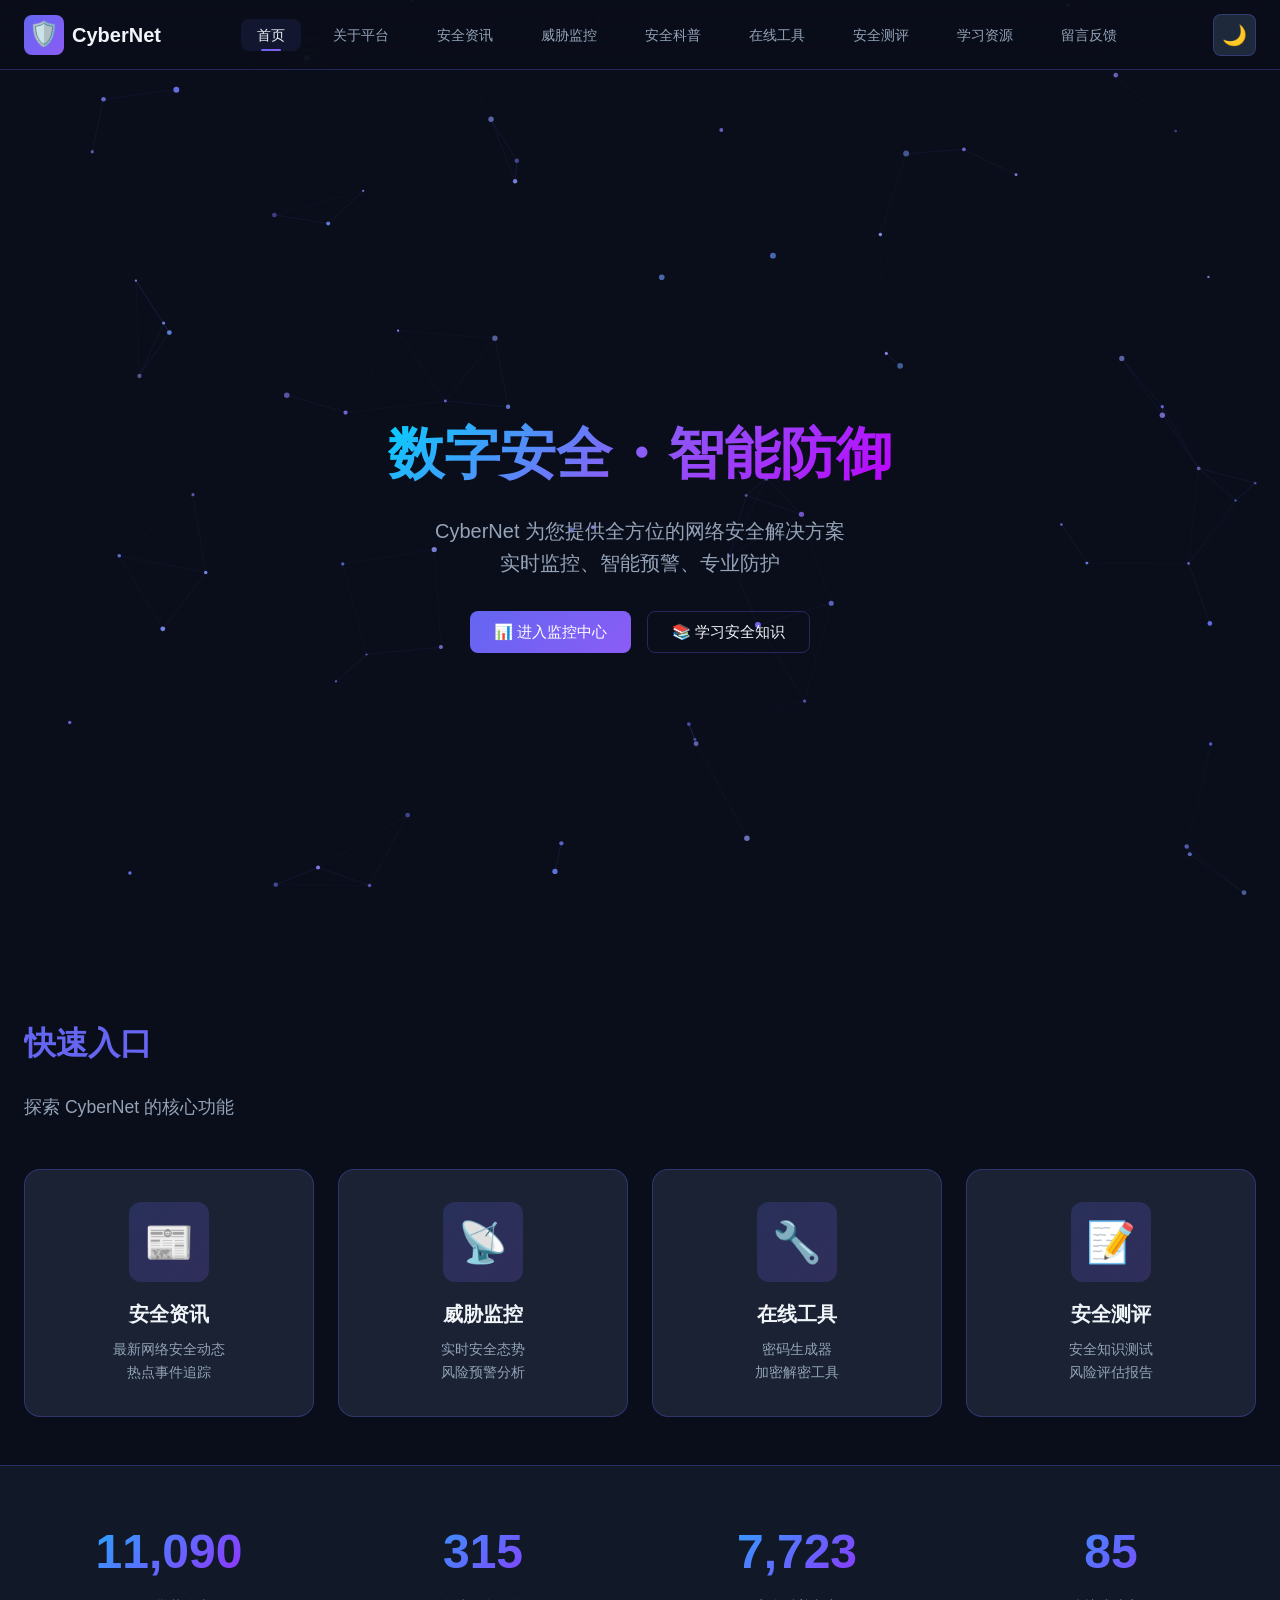
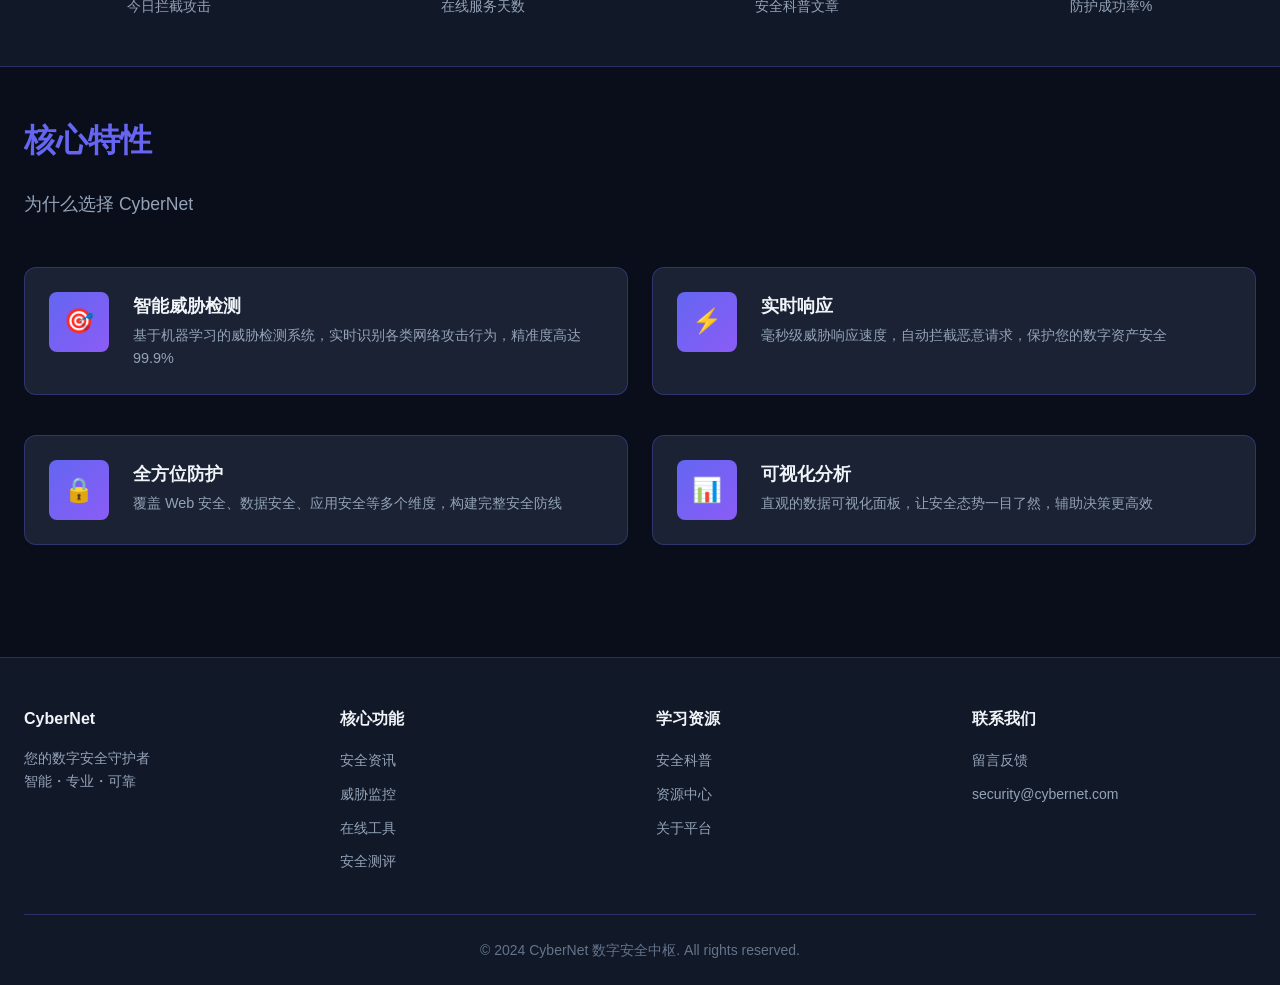
<file: index.html>
<!DOCTYPE html>
<html lang="zh-CN">
<head>
  <meta charset="UTF-8">
  <meta name="viewport" content="width=device-width, initial-scale=1.0">
  <meta name="description" content="CyberNet 数字安全中枢 - 您的网络安全守护者">
  <title>CyberNet 数字安全中枢</title>
  <link rel="stylesheet" href="styles/main.css">
  <style>
    /* 首页特定样式 */
    .hero {
      min-height: 100vh;
      display: flex;
      align-items: center;
      justify-content: center;
      text-align: center;
      position: relative;
      padding: var(--nav-height) var(--spacing-lg) var(--spacing-2xl);
    }
    
    .hero-content {
      position: relative;
      z-index: 2;
      max-width: 900px;
    }
    
    .hero-title {
      font-size: 3.5rem;
      font-weight: 800;
      margin-bottom: var(--spacing-md);
      background: linear-gradient(135deg, #00d4ff, #8b5cf6, #bf00ff);
      -webkit-background-clip: text;
      -webkit-text-fill-color: transparent;
      background-clip: text;
      transition: transform 0.1s ease;
    }
    
    .hero-subtitle {
      font-size: 1.25rem;
      color: var(--text-secondary);
      margin-bottom: var(--spacing-xl);
    }
    
    .hero-buttons {
      display: flex;
      gap: var(--spacing-md);
      justify-content: center;
      flex-wrap: wrap;
    }
    
    /* 快速入口卡片 */
    .quick-entry {
      padding: var(--spacing-2xl) 0;
    }
    
    .entry-card {
      background: var(--bg-card);
      border: 1px solid var(--border-color);
      border-radius: var(--radius-xl);
      padding: var(--spacing-xl);
      text-align: center;
      transition: all var(--transition-normal);
      position: relative;
      overflow: hidden;
    }
    
    .entry-card::before {
      content: '';
      position: absolute;
      top: 0;
      left: 0;
      right: 0;
      height: 3px;
      background: var(--gradient-primary);
      transform: scaleX(0);
      transition: transform var(--transition-normal);
    }
    
    .entry-card:hover::before {
      transform: scaleX(1);
    }
    
    .entry-card:hover {
      transform: translateY(-8px);
      border-color: var(--primary);
      box-shadow: var(--shadow-glow);
    }
    
    .entry-icon {
      width: 80px;
      height: 80px;
      margin: 0 auto var(--spacing-md);
      background: linear-gradient(135deg, rgba(99, 102, 241, 0.2), rgba(139, 92, 246, 0.2));
      border-radius: var(--radius-lg);
      display: flex;
      align-items: center;
      justify-content: center;
      font-size: 2.5rem;
      transition: all var(--transition-normal);
    }
    
    .entry-card:hover .entry-icon {
      transform: scale(1.1) rotate(5deg);
      background: var(--gradient-primary);
    }
    
    .entry-title {
      font-size: 1.25rem;
      font-weight: 600;
      margin-bottom: var(--spacing-sm);
      color: var(--text-primary);
    }
    
    .entry-desc {
      color: var(--text-secondary);
      font-size: 0.9rem;
      line-height: 1.6;
    }
    
    /* 数据统计 */
    .stats-section {
      background: var(--bg-secondary);
      border-top: 1px solid var(--border-color);
      border-bottom: 1px solid var(--border-color);
      padding: var(--spacing-2xl) 0;
    }
    
    .stat-item {
      text-align: center;
    }
    
    .stat-number {
      font-size: 3rem;
      font-weight: 800;
      background: var(--gradient-neon);
      -webkit-background-clip: text;
      -webkit-text-fill-color: transparent;
      background-clip: text;
      margin-bottom: var(--spacing-xs);
    }
    
    .stat-label {
      color: var(--text-secondary);
      font-size: 0.9rem;
    }
    
    /* 特性展示 */
    .features {
      padding: var(--spacing-2xl) 0;
    }
    
    .feature-card {
      display: flex;
      gap: var(--spacing-lg);
      padding: var(--spacing-lg);
      background: var(--bg-card);
      border: 1px solid var(--border-color);
      border-radius: var(--radius-lg);
      margin-bottom: var(--spacing-md);
      transition: all var(--transition-normal);
    }
    
    .feature-card:hover {
      border-color: var(--primary);
      transform: translateX(10px);
    }
    
    .feature-icon {
      width: 60px;
      height: 60px;
      background: var(--gradient-primary);
      border-radius: var(--radius-md);
      display: flex;
      align-items: center;
      justify-content: center;
      font-size: 1.5rem;
      flex-shrink: 0;
    }
    
    .feature-content h3 {
      font-size: 1.1rem;
      margin-bottom: var(--spacing-xs);
    }
    
    .feature-content p {
      color: var(--text-secondary);
      font-size: 0.9rem;
    }
    
    @media (max-width: 768px) {
      .hero-title {
        font-size: 2rem;
      }
      
      .hero-subtitle {
        font-size: 1rem;
      }
      
      .stat-number {
        font-size: 2rem;
      }
    }
  </style>
</head>
<body>
  <!-- 页面加载动画 -->
  <div class="page-loader">
    <div class="loader-content">
      <div class="loader-spinner"></div>
      <div class="loader-text">LOADING...</div>
    </div>
  </div>
  
  <!-- 粒子背景 -->
  <div class="particles-bg">
    <canvas id="particles-canvas"></canvas>
  </div>
  
  <!-- 导航栏 -->
  <nav class="navbar">
    <div class="navbar-container">
      <a href="index.html" class="navbar-logo">
        <div class="logo-icon">🛡️</div>
        <span>CyberNet</span>
      </a>
      
      <ul class="navbar-menu">
        <li><a href="index.html" class="active">首页</a></li>
        <li><a href="about.html">关于平台</a></li>
        <li><a href="news.html">安全资讯</a></li>
        <li><a href="dashboard.html">威胁监控</a></li>
        <li><a href="knowledge.html">安全科普</a></li>
        <li><a href="tools.html">在线工具</a></li>
        <li><a href="quiz.html">安全测评</a></li>
        <li><a href="resources.html">学习资源</a></li>
        <li><a href="contact.html">留言反馈</a></li>
      </ul>
      
      <div class="navbar-actions">
        <button class="theme-toggle" title="切换主题">🌙</button>
        <button class="menu-toggle">
          <span></span>
          <span></span>
          <span></span>
        </button>
      </div>
    </div>
  </nav>
  
  <!-- 主要内容 -->
  <main class="main-content">
    <!-- Hero 区域 -->
    <section class="hero">
      <div class="hero-content">
        <h1 class="hero-title">数字安全・智能防御</h1>
        <p class="hero-subtitle">
          CyberNet 为您提供全方位的网络安全解决方案<br>
          实时监控、智能预警、专业防护
        </p>
        <div class="hero-buttons">
          <a href="dashboard.html" class="btn btn-primary btn-glow">
            📊 进入监控中心
          </a>
          <a href="knowledge.html" class="btn btn-secondary">
            📚 学习安全知识
          </a>
        </div>
      </div>
    </section>
    
    <!-- 快速入口 -->
    <section class="quick-entry section">
      <div class="container">
        <h2 class="section-title scroll-reveal">快速入口</h2>
        <p class="section-subtitle scroll-reveal">探索 CyberNet 的核心功能</p>
        
        <div class="grid grid-4">
          <a href="news.html" class="entry-card scroll-reveal delay-1">
            <div class="entry-icon">📰</div>
            <h3 class="entry-title">安全资讯</h3>
            <p class="entry-desc">最新网络安全动态<br>热点事件追踪</p>
          </a>
          
          <a href="dashboard.html" class="entry-card scroll-reveal delay-2">
            <div class="entry-icon">📡</div>
            <h3 class="entry-title">威胁监控</h3>
            <p class="entry-desc">实时安全态势<br>风险预警分析</p>
          </a>
          
          <a href="tools.html" class="entry-card scroll-reveal delay-3">
            <div class="entry-icon">🔧</div>
            <h3 class="entry-title">在线工具</h3>
            <p class="entry-desc">密码生成器<br>加密解密工具</p>
          </a>
          
          <a href="quiz.html" class="entry-card scroll-reveal delay-4">
            <div class="entry-icon">📝</div>
            <h3 class="entry-title">安全测评</h3>
            <p class="entry-desc">安全知识测试<br>风险评估报告</p>
          </a>
        </div>
      </div>
    </section>
    
    <!-- 数据统计 -->
    <section class="stats-section">
      <div class="container">
        <div class="grid grid-4">
          <div class="stat-item scroll-reveal">
            <div class="stat-number" data-target="12847">0</div>
            <div class="stat-label">今日拦截攻击</div>
          </div>
          <div class="stat-item scroll-reveal delay-1">
            <div class="stat-number" data-target="365">0</div>
            <div class="stat-label">在线服务天数</div>
          </div>
          <div class="stat-item scroll-reveal delay-2">
            <div class="stat-number" data-target="8947">0</div>
            <div class="stat-label">安全科普文章</div>
          </div>
          <div class="stat-item scroll-reveal delay-3">
            <div class="stat-number" data-target="99">0</div>
            <div class="stat-label">防护成功率%</div>
          </div>
        </div>
      </div>
    </section>
    
    <!-- 核心特性 -->
    <section class="features section">
      <div class="container">
        <h2 class="section-title scroll-reveal">核心特性</h2>
        <p class="section-subtitle scroll-reveal">为什么选择 CyberNet</p>
        
        <div class="grid grid-2">
          <div class="feature-card scroll-reveal">
            <div class="feature-icon">🎯</div>
            <div class="feature-content">
              <h3>智能威胁检测</h3>
              <p>基于机器学习的威胁检测系统，实时识别各类网络攻击行为，精准度高达 99.9%</p>
            </div>
          </div>
          
          <div class="feature-card scroll-reveal delay-1">
            <div class="feature-icon">⚡</div>
            <div class="feature-content">
              <h3>实时响应</h3>
              <p>毫秒级威胁响应速度，自动拦截恶意请求，保护您的数字资产安全</p>
            </div>
          </div>
          
          <div class="feature-card scroll-reveal delay-2">
            <div class="feature-icon">🔒</div>
            <div class="feature-content">
              <h3>全方位防护</h3>
              <p>覆盖 Web 安全、数据安全、应用安全等多个维度，构建完整安全防线</p>
            </div>
          </div>
          
          <div class="feature-card scroll-reveal delay-3">
            <div class="feature-icon">📊</div>
            <div class="feature-content">
              <h3>可视化分析</h3>
              <p>直观的数据可视化面板，让安全态势一目了然，辅助决策更高效</p>
            </div>
          </div>
        </div>
      </div>
    </section>
  </main>
  
  <!-- 页脚 -->
  <footer class="footer">
    <div class="container">
      <div class="footer-content">
        <div class="footer-section">
          <h4>CyberNet</h4>
          <p style="color: var(--text-secondary); font-size: 0.875rem; margin-top: 0.5rem;">
            您的数字安全守护者<br>
            智能・专业・可靠
          </p>
        </div>
        <div class="footer-section">
          <h4>核心功能</h4>
          <ul>
            <li><a href="news.html">安全资讯</a></li>
            <li><a href="dashboard.html">威胁监控</a></li>
            <li><a href="tools.html">在线工具</a></li>
            <li><a href="quiz.html">安全测评</a></li>
          </ul>
        </div>
        <div class="footer-section">
          <h4>学习资源</h4>
          <ul>
            <li><a href="knowledge.html">安全科普</a></li>
            <li><a href="resources.html">资源中心</a></li>
            <li><a href="about.html">关于平台</a></li>
          </ul>
        </div>
        <div class="footer-section">
          <h4>联系我们</h4>
          <ul>
            <li><a href="contact.html">留言反馈</a></li>
            <li><a href="mailto:security@cybernet.com">security@cybernet.com</a></li>
          </ul>
        </div>
      </div>
      <div class="footer-bottom">
        <p>&copy; 2024 CyberNet 数字安全中枢. All rights reserved.</p>
      </div>
    </div>
  </footer>
  
  <!-- 回到顶部按钮 -->
  <button class="back-to-top" title="回到顶部">↑</button>
  
  <!-- 脚本 -->
  <script src="js/main.js"></script>
  <script>
    // 数字动画
    document.addEventListener('DOMContentLoaded', () => {
      const statNumbers = document.querySelectorAll('.stat-number[data-target]');
      
      const observer = new IntersectionObserver((entries) => {
        entries.forEach(entry => {
          if (entry.isIntersecting) {
            const target = parseInt(entry.target.dataset.target);
            CyberNet.animateNumber(entry.target, target);
            observer.unobserve(entry.target);
          }
        });
      }, { threshold: 0.5 });
      
      statNumbers.forEach(el => observer.observe(el));
    });
  </script>
</body>
</html>
</file>
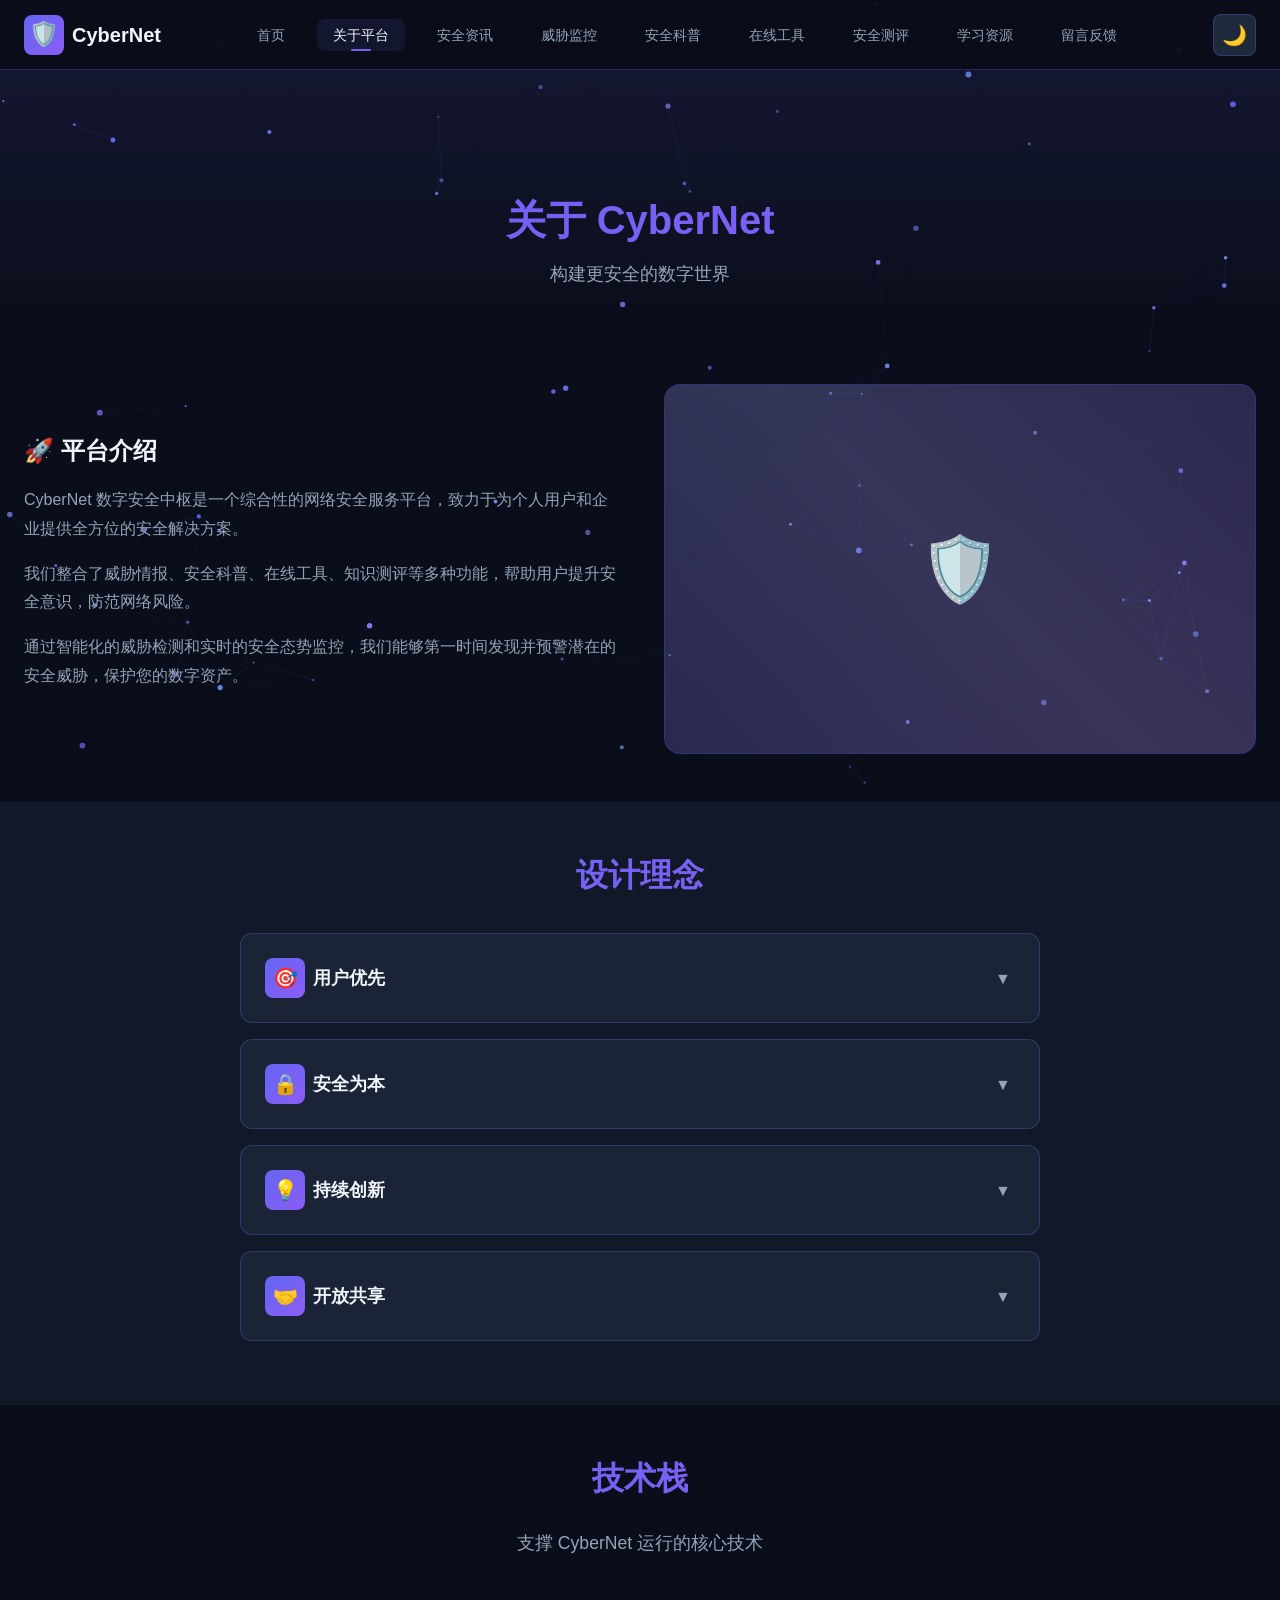
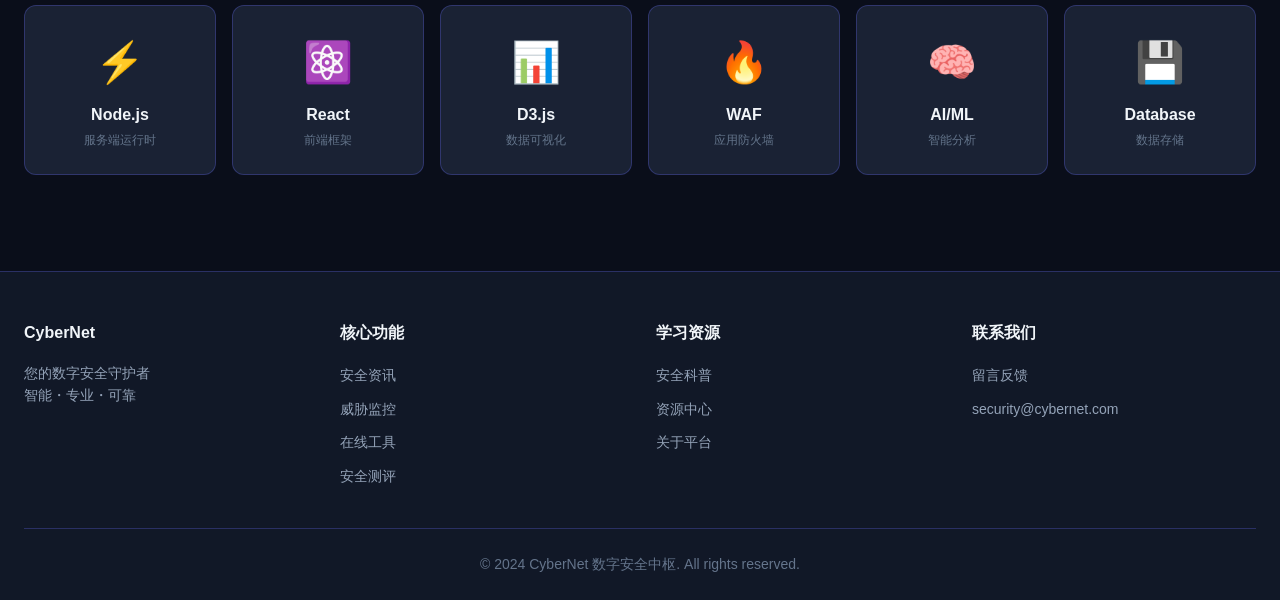
<file: about.html>
<!DOCTYPE html>
<html lang="zh-CN">
<head>
  <meta charset="UTF-8">
  <meta name="viewport" content="width=device-width, initial-scale=1.0">
  <meta name="description" content="关于 CyberNet 数字安全中枢 - 平台介绍">
  <title>关于平台 - CyberNet</title>
  <link rel="stylesheet" href="styles/main.css">
  <style>
    /* 关于页面特定样式 */
    .page-header {
      padding: calc(var(--nav-height) + var(--spacing-2xl)) 0 var(--spacing-2xl);
      text-align: center;
      background: linear-gradient(180deg, rgba(99, 102, 241, 0.1) 0%, transparent 100%);
    }
    
    .page-title {
      font-size: 2.5rem;
      font-weight: 800;
      background: var(--gradient-primary);
      -webkit-background-clip: text;
      -webkit-text-fill-color: transparent;
      background-clip: text;
      margin-bottom: var(--spacing-sm);
    }
    
    .page-desc {
      color: var(--text-secondary);
      font-size: 1.1rem;
    }
    
    /* 平台介绍 */
    .intro-section {
      padding: var(--spacing-2xl) 0;
    }
    
    .intro-content {
      display: grid;
      grid-template-columns: 1fr 1fr;
      gap: var(--spacing-2xl);
      align-items: center;
    }
    
    .intro-text {
      opacity: 0;
      transform: translateX(-30px);
      transition: all 0.8s ease;
    }
    
    .intro-text.visible {
      opacity: 1;
      transform: translateX(0);
    }
    
    .intro-text h3 {
      font-size: 1.5rem;
      margin-bottom: var(--spacing-md);
      color: var(--text-primary);
    }
    
    .intro-text p {
      color: var(--text-secondary);
      line-height: 1.8;
      margin-bottom: var(--spacing-md);
    }
    
    .intro-image {
      position: relative;
      opacity: 0;
      transform: translateX(30px);
      transition: all 0.8s ease;
    }
    
    .intro-image.visible {
      opacity: 1;
      transform: translateX(0);
    }
    
    .intro-visual {
      width: 100%;
      aspect-ratio: 16/10;
      background: linear-gradient(135deg, rgba(99, 102, 241, 0.2), rgba(139, 92, 246, 0.2));
      border-radius: var(--radius-xl);
      border: 1px solid var(--border-color);
      display: flex;
      align-items: center;
      justify-content: center;
      font-size: 4rem;
      position: relative;
      overflow: hidden;
    }
    
    .intro-visual::before {
      content: '';
      position: absolute;
      top: -50%;
      left: -50%;
      width: 200%;
      height: 200%;
      background: linear-gradient(45deg, transparent, rgba(255,255,255,0.1), transparent);
      animation: shine 3s infinite;
    }
    
    @keyframes shine {
      0% { transform: translateX(-100%) rotate(45deg); }
      100% { transform: translateX(100%) rotate(45deg); }
    }
    
    /* 折叠面板 */
    .accordion-section {
      padding: var(--spacing-2xl) 0;
      background: var(--bg-secondary);
    }
    
    .accordion {
      max-width: 800px;
      margin: 0 auto;
    }
    
    .accordion-item {
      background: var(--bg-card);
      border: 1px solid var(--border-color);
      border-radius: var(--radius-lg);
      margin-bottom: var(--spacing-md);
      overflow: hidden;
      transition: all var(--transition-normal);
    }
    
    .accordion-item:hover {
      border-color: var(--primary);
    }
    
    .accordion-header {
      padding: var(--spacing-lg);
      cursor: pointer;
      display: flex;
      justify-content: space-between;
      align-items: center;
      user-select: none;
    }
    
    .accordion-title {
      font-size: 1.1rem;
      font-weight: 600;
      display: flex;
      align-items: center;
      gap: var(--spacing-sm);
    }
    
    .accordion-icon {
      width: 40px;
      height: 40px;
      background: var(--gradient-primary);
      border-radius: var(--radius-md);
      display: flex;
      align-items: center;
      justify-content: center;
      font-size: 1.25rem;
    }
    
    .accordion-arrow {
      width: 24px;
      height: 24px;
      display: flex;
      align-items: center;
      justify-content: center;
      transition: transform var(--transition-normal);
      color: var(--text-secondary);
    }
    
    .accordion-item.active .accordion-arrow {
      transform: rotate(180deg);
    }
    
    .accordion-content {
      max-height: 0;
      overflow: hidden;
      transition: max-height var(--transition-normal);
    }
    
    .accordion-item.active .accordion-content {
      max-height: 500px;
    }
    
    .accordion-body {
      padding: 0 var(--spacing-lg) var(--spacing-lg);
      color: var(--text-secondary);
      line-height: 1.8;
    }
    
    /* 技术栈展示 */
    .tech-section {
      padding: var(--spacing-2xl) 0;
    }
    
    .tech-grid {
      display: grid;
      grid-template-columns: repeat(auto-fit, minmax(150px, 1fr));
      gap: var(--spacing-md);
    }
    
    .tech-item {
      background: var(--bg-card);
      border: 1px solid var(--border-color);
      border-radius: var(--radius-lg);
      padding: var(--spacing-lg);
      text-align: center;
      transition: all var(--transition-normal);
      cursor: pointer;
      position: relative;
    }
    
    .tech-item:hover {
      transform: translateY(-5px);
      border-color: var(--primary);
      box-shadow: var(--shadow-glow);
    }
    
    .tech-item .tech-icon {
      font-size: 2.5rem;
      margin-bottom: var(--spacing-sm);
    }
    
    .tech-item .tech-name {
      font-weight: 600;
      margin-bottom: var(--spacing-xs);
    }
    
    .tech-item .tech-desc {
      font-size: 0.75rem;
      color: var(--text-muted);
    }
    
    .tech-tooltip {
      position: absolute;
      bottom: 100%;
      left: 50%;
      transform: translateX(-50%);
      background: var(--bg-tertiary);
      color: var(--text-primary);
      padding: var(--spacing-sm) var(--spacing-md);
      border-radius: var(--radius-md);
      font-size: 0.875rem;
      white-space: nowrap;
      opacity: 0;
      visibility: hidden;
      transition: all var(--transition-fast);
      z-index: 10;
      margin-bottom: var(--spacing-sm);
    }
    
    .tech-item:hover .tech-tooltip {
      opacity: 1;
      visibility: visible;
    }
    
    @media (max-width: 768px) {
      .intro-content {
        grid-template-columns: 1fr;
      }
      
      .page-title {
        font-size: 1.8rem;
      }
    }
  </style>
</head>
<body>
  <!-- 页面加载动画 -->
  <div class="page-loader">
    <div class="loader-content">
      <div class="loader-spinner"></div>
      <div class="loader-text">LOADING...</div>
    </div>
  </div>
  
  <!-- 粒子背景 -->
  <div class="particles-bg">
    <canvas id="particles-canvas"></canvas>
  </div>
  
  <!-- 导航栏 -->
  <nav class="navbar">
    <div class="navbar-container">
      <a href="index.html" class="navbar-logo">
        <div class="logo-icon">🛡️</div>
        <span>CyberNet</span>
      </a>
      
      <ul class="navbar-menu">
        <li><a href="index.html">首页</a></li>
        <li><a href="about.html" class="active">关于平台</a></li>
        <li><a href="news.html">安全资讯</a></li>
        <li><a href="dashboard.html">威胁监控</a></li>
        <li><a href="knowledge.html">安全科普</a></li>
        <li><a href="tools.html">在线工具</a></li>
        <li><a href="quiz.html">安全测评</a></li>
        <li><a href="resources.html">学习资源</a></li>
        <li><a href="contact.html">留言反馈</a></li>
      </ul>
      
      <div class="navbar-actions">
        <button class="theme-toggle" title="切换主题">🌙</button>
        <button class="menu-toggle">
          <span></span>
          <span></span>
          <span></span>
        </button>
      </div>
    </div>
  </nav>
  
  <!-- 主要内容 -->
  <main class="main-content">
    <!-- 页面头部 -->
    <section class="page-header">
      <div class="container">
        <h1 class="page-title scroll-reveal">关于 CyberNet</h1>
        <p class="page-desc scroll-reveal">构建更安全的数字世界</p>
      </div>
    </section>
    
    <!-- 平台介绍 -->
    <section class="intro-section">
      <div class="container">
        <div class="intro-content">
          <div class="intro-text">
            <h3>🚀 平台介绍</h3>
            <p>
              CyberNet 数字安全中枢是一个综合性的网络安全服务平台，致力于为个人用户和企业提供全方位的安全解决方案。
            </p>
            <p>
              我们整合了威胁情报、安全科普、在线工具、知识测评等多种功能，帮助用户提升安全意识，防范网络风险。
            </p>
            <p>
              通过智能化的威胁检测和实时的安全态势监控，我们能够第一时间发现并预警潜在的安全威胁，保护您的数字资产。
            </p>
          </div>
          <div class="intro-image">
            <div class="intro-visual">🛡️</div>
          </div>
        </div>
      </div>
    </section>
    
    <!-- 设计理念（折叠面板） -->
    <section class="accordion-section">
      <div class="container">
        <h2 class="section-title scroll-reveal" style="text-align: center; margin-bottom: var(--spacing-xl);">设计理念</h2>
        
        <div class="accordion">
          <div class="accordion-item scroll-reveal">
            <div class="accordion-header">
              <div class="accordion-title">
                <span class="accordion-icon">🎯</span>
                <span>用户优先</span>
              </div>
              <span class="accordion-arrow">▼</span>
            </div>
            <div class="accordion-content">
              <div class="accordion-body">
                <p>我们始终将用户体验放在首位，通过简洁直观的界面设计和流畅的交互体验，让复杂的网络安全知识变得易于理解和掌握。每一个功能模块都经过精心设计，确保用户能够快速上手并获得价值。</p>
              </div>
            </div>
          </div>
          
          <div class="accordion-item scroll-reveal">
            <div class="accordion-header">
              <div class="accordion-title">
                <span class="accordion-icon">🔒</span>
                <span>安全为本</span>
              </div>
              <span class="accordion-arrow">▼</span>
            </div>
            <div class="accordion-content">
              <div class="accordion-body">
                <p>安全是我们的核心使命。我们采用最先进的安全技术和最佳实践，确保平台本身的安全性，同时为用户提供可靠的安全工具和准确的安全信息，帮助用户构建坚固的数字防线。</p>
              </div>
            </div>
          </div>
          
          <div class="accordion-item scroll-reveal">
            <div class="accordion-header">
              <div class="accordion-title">
                <span class="accordion-icon">💡</span>
                <span>持续创新</span>
              </div>
              <span class="accordion-arrow">▼</span>
            </div>
            <div class="accordion-content">
              <div class="accordion-body">
                <p>网络安全威胁不断演变，我们的技术和方法也在持续创新。我们紧跟安全领域的最新发展，不断更新和优化平台功能，确保为用户提供最前沿的安全服务。</p>
              </div>
            </div>
          </div>
          
          <div class="accordion-item scroll-reveal">
            <div class="accordion-header">
              <div class="accordion-title">
                <span class="accordion-icon">🤝</span>
                <span>开放共享</span>
              </div>
              <span class="accordion-arrow">▼</span>
            </div>
            <div class="accordion-content">
              <div class="accordion-body">
                <p>我们相信知识的共享能够创造更大的价值。平台提供的所有安全科普内容、学习资源和在线工具都免费向用户开放，致力于推动网络安全知识的普及和传播。</p>
              </div>
            </div>
          </div>
        </div>
      </div>
    </section>
    
    <!-- 技术栈展示 -->
    <section class="tech-section">
      <div class="container">
        <h2 class="section-title scroll-reveal" style="text-align: center;">技术栈</h2>
        <p class="section-subtitle scroll-reveal" style="text-align: center;">支撑 CyberNet 运行的核心技术</p>
        
        <div class="tech-grid">
          <div class="tech-item scroll-reveal">
            <div class="tech-tooltip">高性能 JavaScript 运行时</div>
            <div class="tech-icon">⚡</div>
            <div class="tech-name">Node.js</div>
            <div class="tech-desc">服务端运行时</div>
          </div>
          
          <div class="tech-item scroll-reveal">
            <div class="tech-tooltip">现代前端框架</div>
            <div class="tech-icon">⚛️</div>
            <div class="tech-name">React</div>
            <div class="tech-desc">前端框架</div>
          </div>
          
          <div class="tech-item scroll-reveal">
            <div class="tech-tooltip">实时数据处理</div>
            <div class="tech-icon">📊</div>
            <div class="tech-name">D3.js</div>
            <div class="tech-desc">数据可视化</div>
          </div>
          
          <div class="tech-item scroll-reveal">
            <div class="tech-tooltip">Web 应用防火墙</div>
            <div class="tech-icon">🔥</div>
            <div class="tech-name">WAF</div>
            <div class="tech-desc">应用防火墙</div>
          </div>
          
          <div class="tech-item scroll-reveal">
            <div class="tech-tooltip">威胁情报平台</div>
            <div class="tech-icon">🧠</div>
            <div class="tech-name">AI/ML</div>
            <div class="tech-desc">智能分析</div>
          </div>
          
          <div class="tech-item scroll-reveal">
            <div class="tech-tooltip">分布式存储</div>
            <div class="tech-icon">💾</div>
            <div class="tech-name">Database</div>
            <div class="tech-desc">数据存储</div>
          </div>
        </div>
      </div>
    </section>
  </main>
  
  <!-- 页脚 -->
  <footer class="footer">
    <div class="container">
      <div class="footer-content">
        <div class="footer-section">
          <h4>CyberNet</h4>
          <p style="color: var(--text-secondary); font-size: 0.875rem; margin-top: 0.5rem;">
            您的数字安全守护者<br>
            智能・专业・可靠
          </p>
        </div>
        <div class="footer-section">
          <h4>核心功能</h4>
          <ul>
            <li><a href="news.html">安全资讯</a></li>
            <li><a href="dashboard.html">威胁监控</a></li>
            <li><a href="tools.html">在线工具</a></li>
            <li><a href="quiz.html">安全测评</a></li>
          </ul>
        </div>
        <div class="footer-section">
          <h4>学习资源</h4>
          <ul>
            <li><a href="knowledge.html">安全科普</a></li>
            <li><a href="resources.html">资源中心</a></li>
            <li><a href="about.html">关于平台</a></li>
          </ul>
        </div>
        <div class="footer-section">
          <h4>联系我们</h4>
          <ul>
            <li><a href="contact.html">留言反馈</a></li>
            <li><a href="mailto:security@cybernet.com">security@cybernet.com</a></li>
          </ul>
        </div>
      </div>
      <div class="footer-bottom">
        <p>&copy; 2024 CyberNet 数字安全中枢. All rights reserved.</p>
      </div>
    </div>
  </footer>
  
  <!-- 回到顶部按钮 -->
  <button class="back-to-top" title="回到顶部">↑</button>
  
  <!-- 脚本 -->
  <script src="js/main.js"></script>
  <script>
    // 滚动渐入动画
    const introText = document.querySelector('.intro-text');
    const introImage = document.querySelector('.intro-image');
    
    const introObserver = new IntersectionObserver((entries) => {
      entries.forEach(entry => {
        if (entry.isIntersecting) {
          entry.target.classList.add('visible');
        }
      });
    }, { threshold: 0.3 });
    
    if (introText) introObserver.observe(introText);
    if (introImage) introObserver.observe(introImage);
    
    // 折叠面板交互
    document.querySelectorAll('.accordion-header').forEach(header => {
      header.addEventListener('click', () => {
        const item = header.parentElement;
        const isActive = item.classList.contains('active');
        
        // 关闭所有其他面板
        document.querySelectorAll('.accordion-item').forEach(i => {
          i.classList.remove('active');
        });
        
        // 切换当前面板
        if (!isActive) {
          item.classList.add('active');
        }
      });
    });
  </script>
</body>
</html>
</file>
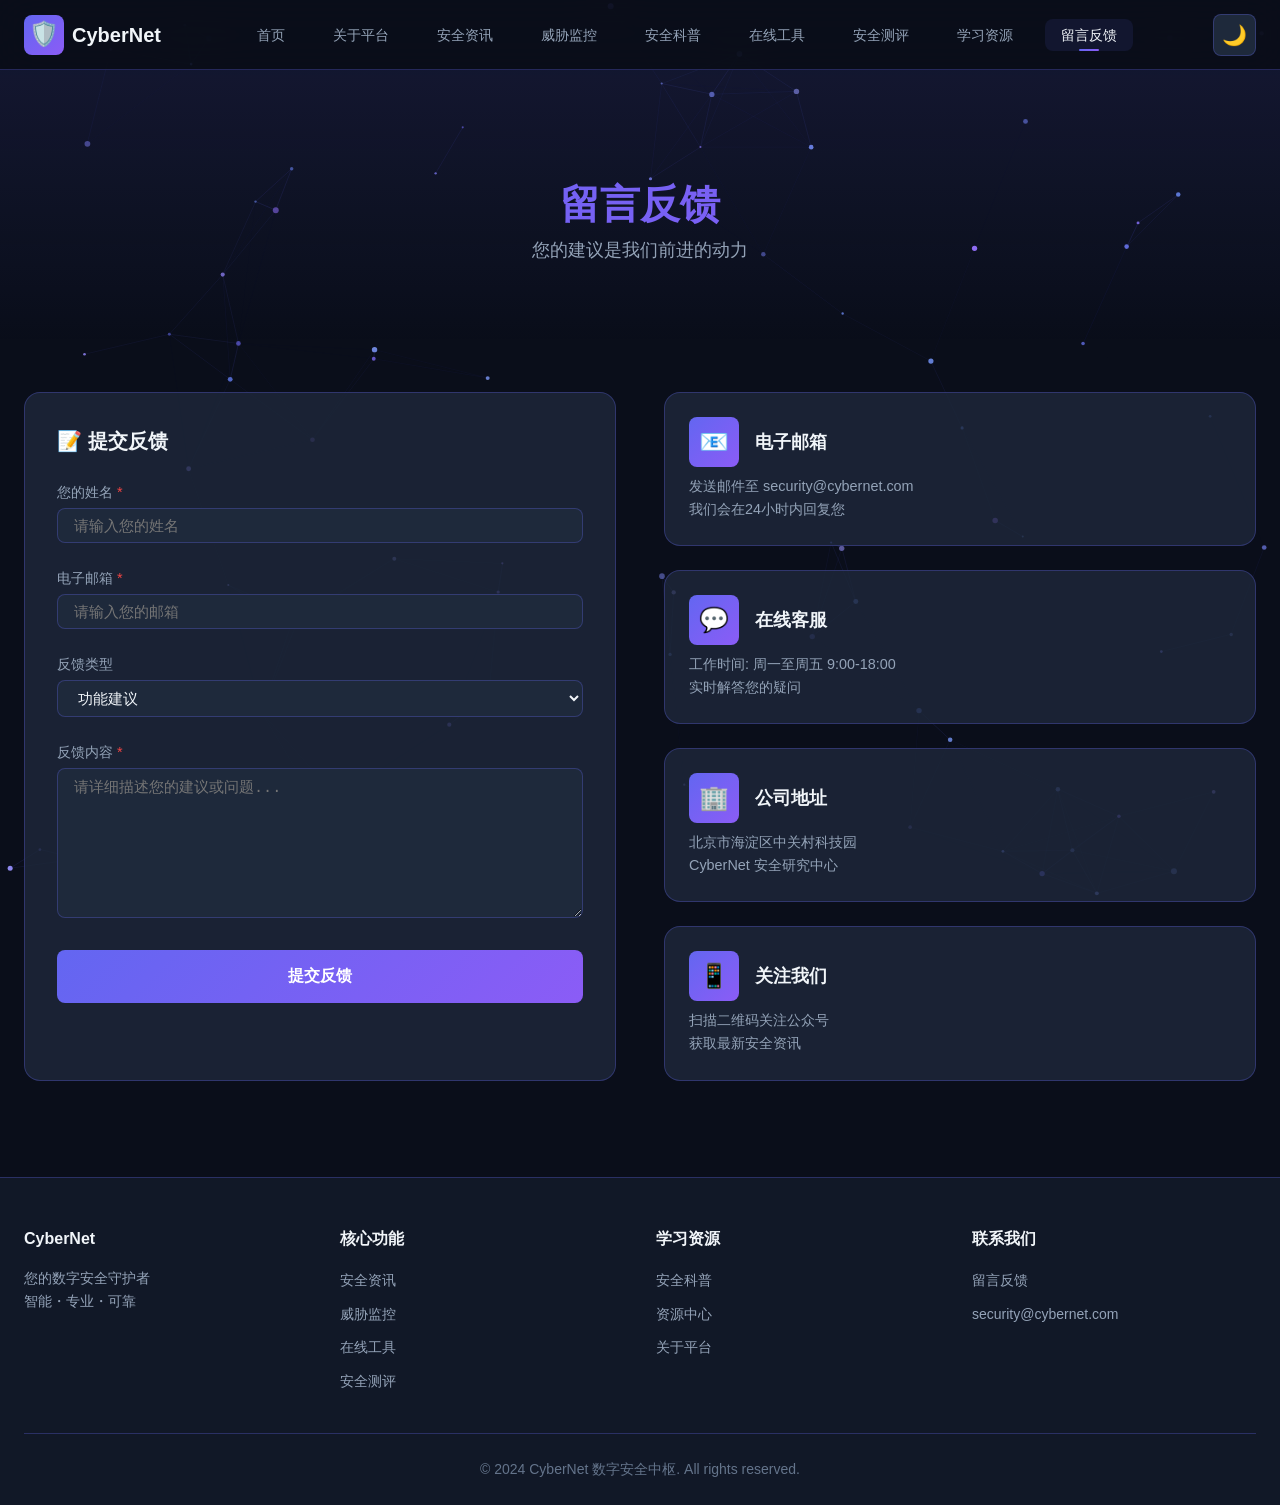
<file: contact.html>
<!DOCTYPE html>
<html lang="zh-CN">
<head>
  <meta charset="UTF-8">
  <meta name="viewport" content="width=device-width, initial-scale=1.0">
  <meta name="description" content="CyberNet 留言反馈 - 意见建议">
  <title>留言反馈 - CyberNet</title>
  <link rel="stylesheet" href="styles/main.css">
  <style>
    .page-header {
      padding: calc(var(--nav-height) + var(--spacing-xl)) 0 var(--spacing-xl);
      text-align: center;
      background: linear-gradient(180deg, rgba(99, 102, 241, 0.1) 0%, transparent 100%);
    }
    
    .page-title {
      font-size: 2.5rem;
      font-weight: 800;
      background: var(--gradient-primary);
      -webkit-background-clip: text;
      -webkit-text-fill-color: transparent;
      background-clip: text;
    }
    
    .contact-section {
      padding: var(--spacing-2xl) 0;
    }
    
    .contact-grid {
      display: grid;
      grid-template-columns: 1fr 1fr;
      gap: var(--spacing-2xl);
    }
    
    /* 表单区域 */
    .form-card {
      background: var(--bg-card);
      border: 1px solid var(--border-color);
      border-radius: var(--radius-xl);
      padding: var(--spacing-xl);
    }
    
    .form-title {
      font-size: 1.25rem;
      font-weight: 600;
      margin-bottom: var(--spacing-lg);
      display: flex;
      align-items: center;
      gap: var(--spacing-sm);
    }
    
    .form-group {
      margin-bottom: var(--spacing-lg);
    }
    
    .form-label {
      display: block;
      margin-bottom: var(--spacing-xs);
      color: var(--text-secondary);
      font-size: 0.9rem;
    }
    
    .form-label .required {
      color: #ef4444;
    }
    
    .form-input {
      width: 100%;
      padding: var(--spacing-sm) var(--spacing-md);
      background: var(--bg-tertiary);
      border: 1px solid var(--border-color);
      border-radius: var(--radius-md);
      color: var(--text-primary);
      font-size: 0.95rem;
      transition: all var(--transition-fast);
    }
    
    .form-input:focus {
      outline: none;
      border-color: var(--primary);
      box-shadow: 0 0 0 3px rgba(99, 102, 241, 0.1);
    }
    
    .form-input.error {
      border-color: #ef4444;
    }
    
    .form-input.success {
      border-color: #10b981;
    }
    
    .form-textarea {
      min-height: 150px;
      resize: vertical;
    }
    
    .error-message {
      color: #ef4444;
      font-size: 0.8rem;
      margin-top: var(--spacing-xs);
      display: none;
    }
    
    .error-message.show {
      display: block;
    }
    
    .btn-submit {
      width: 100%;
      padding: var(--spacing-md);
      background: var(--gradient-primary);
      color: white;
      border: none;
      border-radius: var(--radius-md);
      font-size: 1rem;
      font-weight: 600;
      cursor: pointer;
      transition: all var(--transition-fast);
      position: relative;
      overflow: hidden;
    }
    
    .btn-submit:hover {
      box-shadow: var(--shadow-glow);
    }
    
    .btn-submit:disabled {
      opacity: 0.7;
      cursor: not-allowed;
    }
    
    .btn-submit .loading {
      display: none;
      position: absolute;
      left: 50%;
      top: 50%;
      transform: translate(-50%, -50%);
    }
    
    .btn-submit.loading .btn-text {
      visibility: hidden;
    }
    
    .btn-submit.loading .loading {
      display: block;
    }
    
    .loading-spinner {
      width: 20px;
      height: 20px;
      border: 2px solid rgba(255, 255, 255, 0.3);
      border-top-color: white;
      border-radius: 50%;
      animation: spin 1s linear infinite;
    }
    
    @keyframes spin {
      to { transform: rotate(360deg); }
    }
    
    /* 联系方式区域 */
    .contact-info {
      display: flex;
      flex-direction: column;
      gap: var(--spacing-lg);
    }
    
    .info-card {
      background: var(--bg-card);
      border: 1px solid var(--border-color);
      border-radius: var(--radius-xl);
      padding: var(--spacing-lg);
      transition: all var(--transition-normal);
    }
    
    .info-card:hover {
      border-color: var(--primary);
      transform: translateY(-4px);
    }
    
    .info-header {
      display: flex;
      align-items: center;
      gap: var(--spacing-md);
      margin-bottom: var(--spacing-sm);
    }
    
    .info-icon {
      width: 50px;
      height: 50px;
      background: var(--gradient-primary);
      border-radius: var(--radius-md);
      display: flex;
      align-items: center;
      justify-content: center;
      font-size: 1.5rem;
    }
    
    .info-title {
      font-size: 1.1rem;
      font-weight: 600;
    }
    
    .info-desc {
      color: var(--text-secondary);
      font-size: 0.9rem;
      line-height: 1.6;
    }
    
    /* 成功弹窗 */
    .success-modal {
      position: fixed;
      top: 0;
      left: 0;
      width: 100%;
      height: 100%;
      background: rgba(0, 0, 0, 0.8);
      display: flex;
      align-items: center;
      justify-content: center;
      z-index: 2000;
      opacity: 0;
      visibility: hidden;
      transition: all var(--transition-normal);
    }
    
    .success-modal.active {
      opacity: 1;
      visibility: visible;
    }
    
    .success-content {
      background: var(--bg-secondary);
      border: 1px solid var(--border-color);
      border-radius: var(--radius-xl);
      padding: var(--spacing-2xl);
      text-align: center;
      max-width: 400px;
      transform: scale(0.9);
      transition: transform var(--transition-normal);
    }
    
    .success-modal.active .success-content {
      transform: scale(1);
    }
    
    .success-icon {
      width: 80px;
      height: 80px;
      background: linear-gradient(135deg, rgba(16, 185, 129, 0.2), rgba(52, 211, 153, 0.2));
      border-radius: 50%;
      display: flex;
      align-items: center;
      justify-content: center;
      font-size: 2.5rem;
      margin: 0 auto var(--spacing-lg);
    }
    
    .success-title {
      font-size: 1.5rem;
      font-weight: 700;
      margin-bottom: var(--spacing-sm);
    }
    
    .success-desc {
      color: var(--text-secondary);
      margin-bottom: var(--spacing-lg);
    }
    
    .btn-close {
      padding: var(--spacing-sm) var(--spacing-xl);
      background: var(--gradient-primary);
      color: white;
      border: none;
      border-radius: var(--radius-md);
      cursor: pointer;
      transition: all var(--transition-fast);
    }
    
    .btn-close:hover {
      box-shadow: var(--shadow-glow);
    }
    
    @media (max-width: 992px) {
      .contact-grid {
        grid-template-columns: 1fr;
      }
    }
    
    @media (max-width: 768px) {
      .page-title {
        font-size: 1.8rem;
      }
    }
  </style>
</head>
<body>
  <!-- 页面加载动画 -->
  <div class="page-loader">
    <div class="loader-content">
      <div class="loader-spinner"></div>
      <div class="loader-text">LOADING...</div>
    </div>
  </div>
  
  <!-- 粒子背景 -->
  <div class="particles-bg">
    <canvas id="particles-canvas"></canvas>
  </div>
  
  <!-- 导航栏 -->
  <nav class="navbar">
    <div class="navbar-container">
      <a href="index.html" class="navbar-logo">
        <div class="logo-icon">🛡️</div>
        <span>CyberNet</span>
      </a>
      
      <ul class="navbar-menu">
        <li><a href="index.html">首页</a></li>
        <li><a href="about.html">关于平台</a></li>
        <li><a href="news.html">安全资讯</a></li>
        <li><a href="dashboard.html">威胁监控</a></li>
        <li><a href="knowledge.html">安全科普</a></li>
        <li><a href="tools.html">在线工具</a></li>
        <li><a href="quiz.html">安全测评</a></li>
        <li><a href="resources.html">学习资源</a></li>
        <li><a href="contact.html" class="active">留言反馈</a></li>
      </ul>
      
      <div class="navbar-actions">
        <button class="theme-toggle" title="切换主题">🌙</button>
        <button class="menu-toggle">
          <span></span>
          <span></span>
          <span></span>
        </button>
      </div>
    </div>
  </nav>
  
  <!-- 主要内容 -->
  <main class="main-content">
    <section class="page-header">
      <div class="container">
        <h1 class="page-title scroll-reveal">留言反馈</h1>
        <p class="section-subtitle scroll-reveal">您的建议是我们前进的动力</p>
      </div>
    </section>
    
    <section class="contact-section">
      <div class="container">
        <div class="contact-grid">
          <!-- 表单区域 -->
          <div class="form-card scroll-reveal">
            <h2 class="form-title">📝 提交反馈</h2>
            
            <form id="feedbackForm">
              <div class="form-group">
                <label class="form-label">
                  您的姓名 <span class="required">*</span>
                </label>
                <input type="text" class="form-input" id="name" placeholder="请输入您的姓名">
                <div class="error-message" id="nameError">请输入您的姓名</div>
              </div>
              
              <div class="form-group">
                <label class="form-label">
                  电子邮箱 <span class="required">*</span>
                </label>
                <input type="email" class="form-input" id="email" placeholder="请输入您的邮箱">
                <div class="error-message" id="emailError">请输入有效的邮箱地址</div>
              </div>
              
              <div class="form-group">
                <label class="form-label">
                  反馈类型
                </label>
                <select class="form-input" id="type">
                  <option value="suggestion">功能建议</option>
                  <option value="bug">问题反馈</option>
                  <option value="cooperation">合作咨询</option>
                  <option value="other">其他</option>
                </select>
              </div>
              
              <div class="form-group">
                <label class="form-label">
                  反馈内容 <span class="required">*</span>
                </label>
                <textarea class="form-input form-textarea" id="message" placeholder="请详细描述您的建议或问题..."></textarea>
                <div class="error-message" id="messageError">请输入反馈内容（至少10个字符）</div>
              </div>
              
              <button type="submit" class="btn-submit" id="submitBtn">
                <span class="btn-text">提交反馈</span>
                <div class="loading">
                  <div class="loading-spinner"></div>
                </div>
              </button>
            </form>
          </div>
          
          <!-- 联系方式 -->
          <div class="contact-info">
            <div class="info-card scroll-reveal">
              <div class="info-header">
                <div class="info-icon">📧</div>
                <h3 class="info-title">电子邮箱</h3>
              </div>
              <p class="info-desc">
                发送邮件至 security@cybernet.com<br>
                我们会在24小时内回复您
              </p>
            </div>
            
            <div class="info-card scroll-reveal">
              <div class="info-header">
                <div class="info-icon">💬</div>
                <h3 class="info-title">在线客服</h3>
              </div>
              <p class="info-desc">
                工作时间: 周一至周五 9:00-18:00<br>
                实时解答您的疑问
              </p>
            </div>
            
            <div class="info-card scroll-reveal">
              <div class="info-header">
                <div class="info-icon">🏢</div>
                <h3 class="info-title">公司地址</h3>
              </div>
              <p class="info-desc">
                北京市海淀区中关村科技园<br>
                CyberNet 安全研究中心
              </p>
            </div>
            
            <div class="info-card scroll-reveal">
              <div class="info-header">
                <div class="info-icon">📱</div>
                <h3 class="info-title">关注我们</h3>
              </div>
              <p class="info-desc">
                扫描二维码关注公众号<br>
                获取最新安全资讯
              </p>
            </div>
          </div>
        </div>
      </div>
    </section>
  </main>
  
  <!-- 成功弹窗 -->
  <div class="success-modal" id="successModal">
    <div class="success-content">
      <div class="success-icon">✅</div>
      <h2 class="success-title">提交成功！</h2>
      <p class="success-desc">感谢您的反馈，我们会尽快处理并回复您。</p>
      <button class="btn-close" onclick="closeSuccessModal()">确定</button>
    </div>
  </div>
  
  <!-- 页脚 -->
  <footer class="footer">
    <div class="container">
      <div class="footer-content">
        <div class="footer-section">
          <h4>CyberNet</h4>
          <p style="color: var(--text-secondary); font-size: 0.875rem; margin-top: 0.5rem;">
            您的数字安全守护者<br>
            智能・专业・可靠
          </p>
        </div>
        <div class="footer-section">
          <h4>核心功能</h4>
          <ul>
            <li><a href="news.html">安全资讯</a></li>
            <li><a href="dashboard.html">威胁监控</a></li>
            <li><a href="tools.html">在线工具</a></li>
            <li><a href="quiz.html">安全测评</a></li>
          </ul>
        </div>
        <div class="footer-section">
          <h4>学习资源</h4>
          <ul>
            <li><a href="knowledge.html">安全科普</a></li>
            <li><a href="resources.html">资源中心</a></li>
            <li><a href="about.html">关于平台</a></li>
          </ul>
        </div>
        <div class="footer-section">
          <h4>联系我们</h4>
          <ul>
            <li><a href="contact.html">留言反馈</a></li>
            <li><a href="mailto:security@cybernet.com">security@cybernet.com</a></li>
          </ul>
        </div>
      </div>
      <div class="footer-bottom">
        <p>&copy; 2024 CyberNet 数字安全中枢. All rights reserved.</p>
      </div>
    </div>
  </footer>
  
  <button class="back-to-top" title="回到顶部">↑</button>
  
  <script src="js/main.js"></script>
  <script>
    const form = document.getElementById('feedbackForm');
    const submitBtn = document.getElementById('submitBtn');
    
    // 表单验证
    function validateForm() {
      let isValid = true;
      
      // 姓名验证
      const name = document.getElementById('name');
      const nameError = document.getElementById('nameError');
      if (!name.value.trim()) {
        name.classList.add('error');
        nameError.classList.add('show');
        isValid = false;
      } else {
        name.classList.remove('error');
        nameError.classList.remove('show');
      }
      
      // 邮箱验证
      const email = document.getElementById('email');
      const emailError = document.getElementById('emailError');
      const emailRegex = /^[^\s@]+@[^\s@]+\.[^\s@]+$/;
      if (!emailRegex.test(email.value)) {
        email.classList.add('error');
        emailError.classList.add('show');
        isValid = false;
      } else {
        email.classList.remove('error');
        emailError.classList.remove('show');
      }
      
      // 内容验证
      const message = document.getElementById('message');
      const messageError = document.getElementById('messageError');
      if (!message.value.trim() || message.value.trim().length < 10) {
        message.classList.add('error');
        messageError.classList.add('show');
        isValid = false;
      } else {
        message.classList.remove('error');
        messageError.classList.remove('show');
      }
      
      return isValid;
    }
    
    // 实时验证
    document.querySelectorAll('.form-input').forEach(input => {
      input.addEventListener('blur', function() {
        validateField(this);
      });
      
      input.addEventListener('input', function() {
        if (this.classList.contains('error')) {
          validateField(this);
        }
      });
    });
    
    function validateField(field) {
      const id = field.id;
      const value = field.value.trim();
      
      switch(id) {
        case 'name':
          if (value) {
            field.classList.remove('error');
            field.classList.add('success');
            document.getElementById('nameError').classList.remove('show');
          }
          break;
        case 'email':
          const emailRegex = /^[^\s@]+@[^\s@]+\.[^\s@]+$/;
          if (emailRegex.test(value)) {
            field.classList.remove('error');
            field.classList.add('success');
            document.getElementById('emailError').classList.remove('show');
          }
          break;
        case 'message':
          if (value.length >= 10) {
            field.classList.remove('error');
            field.classList.add('success');
            document.getElementById('messageError').classList.remove('show');
          }
          break;
      }
    }
    
    // 表单提交
    form.addEventListener('submit', async function(e) {
      e.preventDefault();
      
      if (!validateForm()) {
        return;
      }
      
      // 显示加载状态
      submitBtn.classList.add('loading');
      submitBtn.disabled = true;
      
      // 模拟提交
      await new Promise(resolve => setTimeout(resolve, 2000));
      
      // 重置状态
      submitBtn.classList.remove('loading');
      submitBtn.disabled = false;
      
      // 显示成功弹窗
      document.getElementById('successModal').classList.add('active');
      
      // 重置表单
      form.reset();
      document.querySelectorAll('.form-input').forEach(input => {
        input.classList.remove('success');
      });
    });
    
    // 关闭成功弹窗
    function closeSuccessModal() {
      document.getElementById('successModal').classList.remove('active');
    }
    
    // 点击背景关闭
    document.getElementById('successModal').addEventListener('click', function(e) {
      if (e.target === this) {
        closeSuccessModal();
      }
    });
  </script>
</body>
</html>
</file>
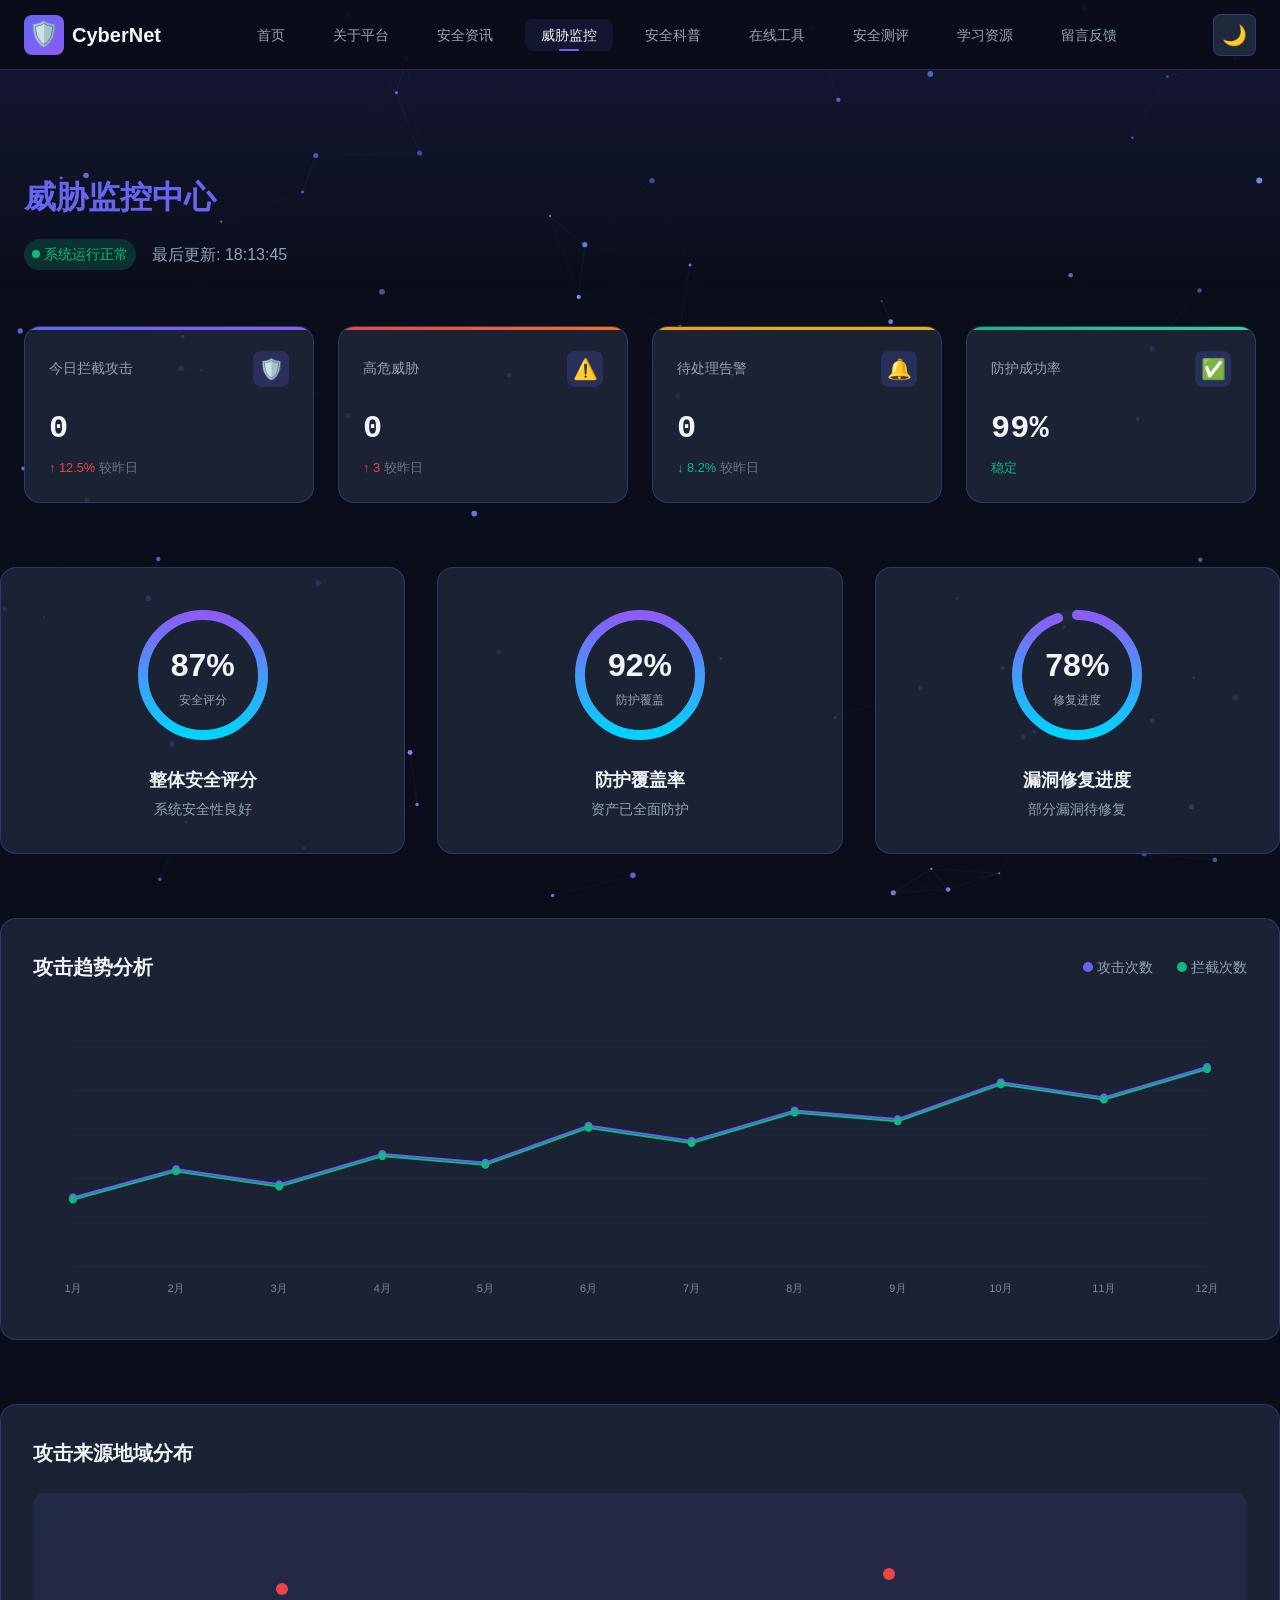
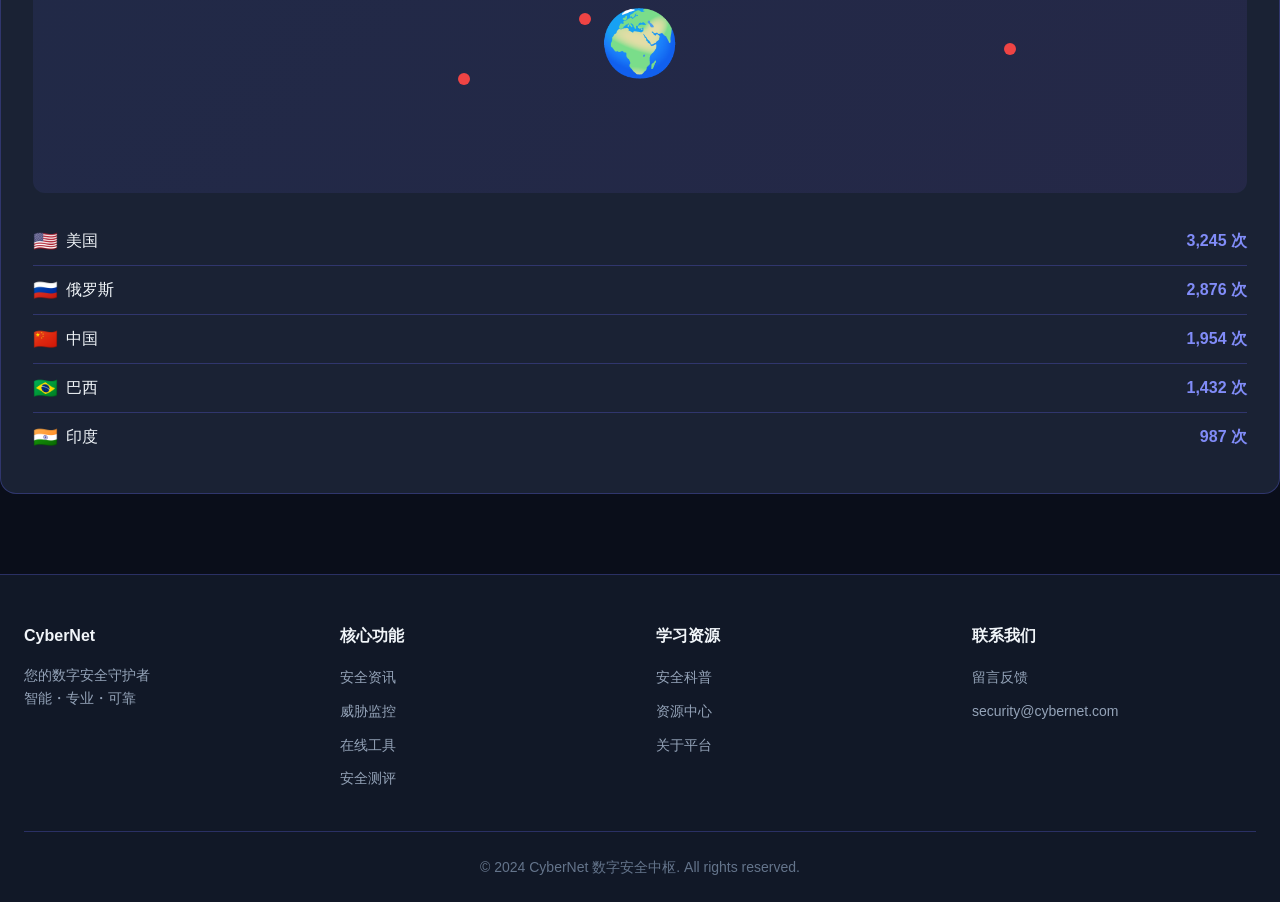
<file: dashboard.html>
<!DOCTYPE html>
<html lang="zh-CN">
<head>
  <meta charset="UTF-8">
  <meta name="viewport" content="width=device-width, initial-scale=1.0">
  <meta name="description" content="CyberNet 威胁监控 - 实时安全态势">
  <title>威胁监控 - CyberNet</title>
  <link rel="stylesheet" href="styles/main.css">
  <style>
    /* 监控页面特定样式 */
    .dashboard-header {
      padding: calc(var(--nav-height) + var(--spacing-xl)) 0 var(--spacing-lg);
      background: linear-gradient(180deg, rgba(99, 102, 241, 0.1) 0%, transparent 100%);
    }
    
    .dashboard-title {
      font-size: 2rem;
      font-weight: 800;
      background: var(--gradient-primary);
      -webkit-background-clip: text;
      -webkit-text-fill-color: transparent;
      background-clip: text;
    }
    
    .status-bar {
      display: flex;
      align-items: center;
      gap: var(--spacing-md);
      margin-top: var(--spacing-md);
    }
    
    .status-indicator {
      display: flex;
      align-items: center;
      gap: var(--spacing-xs);
      padding: var(--spacing-xs) var(--spacing-sm);
      background: rgba(16, 185, 129, 0.2);
      border-radius: var(--radius-full);
      font-size: 0.875rem;
      color: #10b981;
    }
    
    .status-dot {
      width: 8px;
      height: 8px;
      background: #10b981;
      border-radius: 50%;
      animation: pulse 2s infinite;
    }
    
    /* 监控面板 */
    .dashboard-grid {
      display: grid;
      grid-template-columns: repeat(4, 1fr);
      gap: var(--spacing-lg);
      padding: var(--spacing-xl) 0;
    }
    
    .stat-card {
      background: var(--bg-card);
      border: 1px solid var(--border-color);
      border-radius: var(--radius-xl);
      padding: var(--spacing-lg);
      position: relative;
      overflow: hidden;
    }
    
    .stat-card::before {
      content: '';
      position: absolute;
      top: 0;
      left: 0;
      right: 0;
      height: 3px;
      background: var(--gradient-primary);
    }
    
    .stat-card.danger::before {
      background: linear-gradient(90deg, #ef4444, #f97316);
    }
    
    .stat-card.warning::before {
      background: linear-gradient(90deg, #f59e0b, #eab308);
    }
    
    .stat-card.success::before {
      background: linear-gradient(90deg, #10b981, #34d399);
    }
    
    .stat-header {
      display: flex;
      justify-content: space-between;
      align-items: center;
      margin-bottom: var(--spacing-md);
    }
    
    .stat-title {
      color: var(--text-secondary);
      font-size: 0.875rem;
    }
    
    .stat-icon {
      width: 36px;
      height: 36px;
      background: rgba(99, 102, 241, 0.2);
      border-radius: var(--radius-md);
      display: flex;
      align-items: center;
      justify-content: center;
      font-size: 1.25rem;
    }
    
    .stat-value {
      font-size: 2rem;
      font-weight: 700;
      color: var(--text-primary);
      font-family: 'Courier New', monospace;
    }
    
    .stat-change {
      display: flex;
      align-items: center;
      gap: var(--spacing-xs);
      font-size: 0.8rem;
      margin-top: var(--spacing-xs);
    }
    
    .stat-change.up { color: #ef4444; }
    .stat-change.down { color: #10b981; }
    
    /* 环形进度条区域 */
    .progress-section {
      padding: var(--spacing-xl) 0;
    }
    
    .progress-grid {
      display: grid;
      grid-template-columns: repeat(3, 1fr);
      gap: var(--spacing-xl);
    }
    
    .progress-card {
      background: var(--bg-card);
      border: 1px solid var(--border-color);
      border-radius: var(--radius-xl);
      padding: var(--spacing-xl);
      text-align: center;
    }
    
    .circular-progress {
      width: 150px;
      height: 150px;
      margin: 0 auto var(--spacing-md);
      position: relative;
    }
    
    .circular-progress svg {
      width: 100%;
      height: 100%;
      transform: rotate(-90deg);
    }
    
    .circular-progress circle {
      fill: none;
      stroke-width: 10;
      stroke-linecap: round;
    }
    
    .progress-bg {
      stroke: var(--bg-tertiary);
    }
    
    .progress-bar-circle {
      stroke: url(#progressGradient);
      stroke-dasharray: 440;
      stroke-dashoffset: 440;
      transition: stroke-dashoffset 2s ease;
    }
    
    .progress-text {
      position: absolute;
      top: 50%;
      left: 50%;
      transform: translate(-50%, -50%);
      text-align: center;
    }
    
    .progress-value {
      font-size: 2rem;
      font-weight: 700;
      color: var(--text-primary);
    }
    
    .progress-label {
      font-size: 0.75rem;
      color: var(--text-secondary);
    }
    
    .progress-title {
      font-size: 1.1rem;
      font-weight: 600;
      margin-bottom: var(--spacing-xs);
    }
    
    .progress-desc {
      color: var(--text-secondary);
      font-size: 0.875rem;
    }
    
    /* 折线图区域 */
    .chart-section {
      padding: var(--spacing-xl) 0;
    }
    
    .chart-card {
      background: var(--bg-card);
      border: 1px solid var(--border-color);
      border-radius: var(--radius-xl);
      padding: var(--spacing-xl);
    }
    
    .chart-header {
      display: flex;
      justify-content: space-between;
      align-items: center;
      margin-bottom: var(--spacing-lg);
    }
    
    .chart-title {
      font-size: 1.25rem;
      font-weight: 600;
    }
    
    .chart-legend {
      display: flex;
      gap: var(--spacing-lg);
    }
    
    .legend-item {
      display: flex;
      align-items: center;
      gap: var(--spacing-xs);
      font-size: 0.875rem;
      color: var(--text-secondary);
    }
    
    .legend-dot {
      width: 10px;
      height: 10px;
      border-radius: 50%;
    }
    
    .chart-container {
      height: 300px;
      position: relative;
    }
    
    .chart-canvas {
      width: 100%;
      height: 100%;
    }
    
    /* 攻击地域地图 */
    .map-section {
      padding: var(--spacing-xl) 0;
    }
    
    .map-card {
      background: var(--bg-card);
      border: 1px solid var(--border-color);
      border-radius: var(--radius-xl);
      padding: var(--spacing-xl);
    }
    
    .map-container {
      height: 300px;
      background: linear-gradient(135deg, rgba(99, 102, 241, 0.1), rgba(139, 92, 246, 0.1));
      border-radius: var(--radius-lg);
      display: flex;
      align-items: center;
      justify-content: center;
      font-size: 4rem;
      position: relative;
      overflow: hidden;
    }
    
    .attack-point {
      position: absolute;
      width: 12px;
      height: 12px;
      background: #ef4444;
      border-radius: 50%;
      animation: pulse-attack 1.5s infinite;
    }
    
    @keyframes pulse-attack {
      0% {
        transform: scale(1);
        opacity: 1;
      }
      100% {
        transform: scale(2);
        opacity: 0;
      }
    }
    
    .attack-list {
      margin-top: var(--spacing-lg);
    }
    
    .attack-item {
      display: flex;
      justify-content: space-between;
      align-items: center;
      padding: var(--spacing-sm) 0;
      border-bottom: 1px solid var(--border-color);
    }
    
    .attack-item:last-child {
      border-bottom: none;
    }
    
    .attack-source {
      display: flex;
      align-items: center;
      gap: var(--spacing-sm);
    }
    
    .attack-flag {
      font-size: 1.25rem;
    }
    
    .attack-count {
      font-weight: 600;
      color: var(--primary-light);
    }
    
    @media (max-width: 1200px) {
      .dashboard-grid {
        grid-template-columns: repeat(2, 1fr);
      }
    }
    
    @media (max-width: 768px) {
      .dashboard-grid {
        grid-template-columns: 1fr;
      }
      
      .progress-grid {
        grid-template-columns: 1fr;
      }
    }
  </style>
</head>
<body>
  <!-- 页面加载动画 -->
  <div class="page-loader">
    <div class="loader-content">
      <div class="loader-spinner"></div>
      <div class="loader-text">LOADING...</div>
    </div>
  </div>
  
  <!-- 粒子背景 -->
  <div class="particles-bg">
    <canvas id="particles-canvas"></canvas>
  </div>
  
  <!-- 导航栏 -->
  <nav class="navbar">
    <div class="navbar-container">
      <a href="index.html" class="navbar-logo">
        <div class="logo-icon">🛡️</div>
        <span>CyberNet</span>
      </a>
      
      <ul class="navbar-menu">
        <li><a href="index.html">首页</a></li>
        <li><a href="about.html">关于平台</a></li>
        <li><a href="news.html">安全资讯</a></li>
        <li><a href="dashboard.html" class="active">威胁监控</a></li>
        <li><a href="knowledge.html">安全科普</a></li>
        <li><a href="tools.html">在线工具</a></li>
        <li><a href="quiz.html">安全测评</a></li>
        <li><a href="resources.html">学习资源</a></li>
        <li><a href="contact.html">留言反馈</a></li>
      </ul>
      
      <div class="navbar-actions">
        <button class="theme-toggle" title="切换主题">🌙</button>
        <button class="menu-toggle">
          <span></span>
          <span></span>
          <span></span>
        </button>
      </div>
    </div>
  </nav>
  
  <!-- 主要内容 -->
  <main class="main-content">
    <!-- 头部 -->
    <section class="dashboard-header">
      <div class="container">
        <h1 class="dashboard-title scroll-reveal">威胁监控中心</h1>
        <div class="status-bar scroll-reveal">
          <div class="status-indicator">
            <span class="status-dot"></span>
            <span>系统运行正常</span>
          </div>
          <span style="color: var(--text-secondary);">最后更新: <span id="lastUpdate">--:--:--</span></span>
        </div>
      </div>
    </section>
    
    <!-- 统计面板 -->
    <section class="container">
      <div class="dashboard-grid">
        <div class="stat-card scroll-reveal">
          <div class="stat-header">
            <span class="stat-title">今日拦截攻击</span>
            <div class="stat-icon">🛡️</div>
          </div>
          <div class="stat-value" data-target="12847">0</div>
          <div class="stat-change up">
            <span>↑ 12.5%</span>
            <span style="color: var(--text-muted)">较昨日</span>
          </div>
        </div>
        
        <div class="stat-card danger scroll-reveal">
          <div class="stat-header">
            <span class="stat-title">高危威胁</span>
            <div class="stat-icon">⚠️</div>
          </div>
          <div class="stat-value" data-target="23">0</div>
          <div class="stat-change up">
            <span>↑ 3</span>
            <span style="color: var(--text-muted)">较昨日</span>
          </div>
        </div>
        
        <div class="stat-card warning scroll-reveal">
          <div class="stat-header">
            <span class="stat-title">待处理告警</span>
            <div class="stat-icon">🔔</div>
          </div>
          <div class="stat-value" data-target="156">0</div>
          <div class="stat-change down">
            <span>↓ 8.2%</span>
            <span style="color: var(--text-muted)">较昨日</span>
          </div>
        </div>
        
        <div class="stat-card success scroll-reveal">
          <div class="stat-header">
            <span class="stat-title">防护成功率</span>
            <div class="stat-icon">✅</div>
          </div>
          <div class="stat-value"><span data-target="99">0</span>%</div>
          <div class="stat-change down">
            <span>稳定</span>
          </div>
        </div>
      </div>
    </section>
    
    <!-- 环形进度条 -->
    <section class="progress-section container">
      <div class="progress-grid">
        <div class="progress-card scroll-reveal">
          <div class="circular-progress" data-progress="87">
            <svg viewBox="0 0 150 150">
              <defs>
                <linearGradient id="progressGradient" x1="0%" y1="0%" x2="100%" y2="0%">
                  <stop offset="0%" stop-color="#00d4ff"/>
                  <stop offset="100%" stop-color="#8b5cf6"/>
                </linearGradient>
              </defs>
              <circle class="progress-bg" cx="75" cy="75" r="60"/>
              <circle class="progress-bar-circle" cx="75" cy="75" r="60"/>
            </svg>
            <div class="progress-text">
              <div class="progress-value">87%</div>
              <div class="progress-label">安全评分</div>
            </div>
          </div>
          <h3 class="progress-title">整体安全评分</h3>
          <p class="progress-desc">系统安全性良好</p>
        </div>
        
        <div class="progress-card scroll-reveal">
          <div class="circular-progress" data-progress="92">
            <svg viewBox="0 0 150 150">
              <circle class="progress-bg" cx="75" cy="75" r="60"/>
              <circle class="progress-bar-circle" cx="75" cy="75" r="60"/>
            </svg>
            <div class="progress-text">
              <div class="progress-value">92%</div>
              <div class="progress-label">防护覆盖</div>
            </div>
          </div>
          <h3 class="progress-title">防护覆盖率</h3>
          <p class="progress-desc">资产已全面防护</p>
        </div>
        
        <div class="progress-card scroll-reveal">
          <div class="circular-progress" data-progress="78">
            <svg viewBox="0 0 150 150">
              <circle class="progress-bg" cx="75" cy="75" r="60"/>
              <circle class="progress-bar-circle" cx="75" cy="75" r="60"/>
            </svg>
            <div class="progress-text">
              <div class="progress-value">78%</div>
              <div class="progress-label">修复进度</div>
            </div>
          </div>
          <h3 class="progress-title">漏洞修复进度</h3>
          <p class="progress-desc">部分漏洞待修复</p>
        </div>
      </div>
    </section>
    
    <!-- 折线图 -->
    <section class="chart-section container">
      <div class="chart-card scroll-reveal">
        <div class="chart-header">
          <h3 class="chart-title">攻击趋势分析</h3>
          <div class="chart-legend">
            <div class="legend-item">
              <span class="legend-dot" style="background: #6366f1;"></span>
              <span>攻击次数</span>
            </div>
            <div class="legend-item">
              <span class="legend-dot" style="background: #10b981;"></span>
              <span>拦截次数</span>
            </div>
          </div>
        </div>
        <div class="chart-container">
          <canvas id="attackChart" class="chart-canvas"></canvas>
        </div>
      </div>
    </section>
    
    <!-- 攻击地域 -->
    <section class="map-section container">
      <div class="map-card scroll-reveal">
        <h3 class="chart-title" style="margin-bottom: var(--spacing-lg);">攻击来源地域分布</h3>
        <div class="map-container">
          🌍
          <div class="attack-point" style="top: 30%; left: 20%;"></div>
          <div class="attack-point" style="top: 40%; left: 45%;"></div>
          <div class="attack-point" style="top: 25%; left: 70%;"></div>
          <div class="attack-point" style="top: 60%; left: 35%;"></div>
          <div class="attack-point" style="top: 50%; left: 80%;"></div>
        </div>
        
        <div class="attack-list">
          <div class="attack-item">
            <div class="attack-source">
              <span class="attack-flag">🇺🇸</span>
              <span>美国</span>
            </div>
            <span class="attack-count">3,245 次</span>
          </div>
          <div class="attack-item">
            <div class="attack-source">
              <span class="attack-flag">🇷🇺</span>
              <span>俄罗斯</span>
            </div>
            <span class="attack-count">2,876 次</span>
          </div>
          <div class="attack-item">
            <div class="attack-source">
              <span class="attack-flag">🇨🇳</span>
              <span>中国</span>
            </div>
            <span class="attack-count">1,954 次</span>
          </div>
          <div class="attack-item">
            <div class="attack-source">
              <span class="attack-flag">🇧🇷</span>
              <span>巴西</span>
            </div>
            <span class="attack-count">1,432 次</span>
          </div>
          <div class="attack-item">
            <div class="attack-source">
              <span class="attack-flag">🇮🇳</span>
              <span>印度</span>
            </div>
            <span class="attack-count">987 次</span>
          </div>
        </div>
      </div>
    </section>
  </main>
  
  <!-- 页脚 -->
  <footer class="footer">
    <div class="container">
      <div class="footer-content">
        <div class="footer-section">
          <h4>CyberNet</h4>
          <p style="color: var(--text-secondary); font-size: 0.875rem; margin-top: 0.5rem;">
            您的数字安全守护者<br>
            智能・专业・可靠
          </p>
        </div>
        <div class="footer-section">
          <h4>核心功能</h4>
          <ul>
            <li><a href="news.html">安全资讯</a></li>
            <li><a href="dashboard.html">威胁监控</a></li>
            <li><a href="tools.html">在线工具</a></li>
            <li><a href="quiz.html">安全测评</a></li>
          </ul>
        </div>
        <div class="footer-section">
          <h4>学习资源</h4>
          <ul>
            <li><a href="knowledge.html">安全科普</a></li>
            <li><a href="resources.html">资源中心</a></li>
            <li><a href="about.html">关于平台</a></li>
          </ul>
        </div>
        <div class="footer-section">
          <h4>联系我们</h4>
          <ul>
            <li><a href="contact.html">留言反馈</a></li>
            <li><a href="mailto:security@cybernet.com">security@cybernet.com</a></li>
          </ul>
        </div>
      </div>
      <div class="footer-bottom">
        <p>&copy; 2024 CyberNet 数字安全中枢. All rights reserved.</p>
      </div>
    </div>
  </footer>
  
  <!-- 回到顶部按钮 -->
  <button class="back-to-top" title="回到顶部">↑</button>
  
  <!-- 脚本 -->
  <script src="js/main.js"></script>
  <script>
    // 更新时间
    function updateTime() {
      const now = new Date();
      document.getElementById('lastUpdate').textContent = now.toLocaleTimeString('zh-CN');
    }
    updateTime();
    setInterval(updateTime, 1000);
    
    // 数字动画
    document.querySelectorAll('.stat-value [data-target]').forEach(el => {
      const target = parseInt(el.dataset.target);
      CyberNet.animateNumber(el, target, 2000);
    });
    
    // 环形进度条动画
    document.querySelectorAll('.circular-progress').forEach((progress, index) => {
      const value = parseInt(progress.dataset.progress);
      const circle = progress.querySelector('.progress-bar-circle');
      const circumference = 2 * Math.PI * 60;
      const offset = circumference - (value / 100) * circumference;
      
      setTimeout(() => {
        circle.style.strokeDashoffset = offset;
      }, index * 200);
    });
    
    // 简易折线图
    const canvas = document.getElementById('attackChart');
    const ctx = canvas.getContext('2d');
    
    function drawChart() {
      canvas.width = canvas.offsetWidth * 2;
      canvas.height = canvas.offsetHeight * 2;
      ctx.scale(2, 2);
      
      const width = canvas.offsetWidth;
      const height = canvas.offsetHeight;
      const padding = 40;
      
      // 数据
      const attackData = [320, 450, 380, 520, 480, 650, 580, 720, 680, 850, 780, 920];
      const blockData = [310, 440, 370, 510, 470, 640, 570, 710, 670, 840, 770, 910];
      const labels = ['1月', '2月', '3月', '4月', '5月', '6月', '7月', '8月', '9月', '10月', '11月', '12月'];
      
      const maxValue = Math.max(...attackData) * 1.1;
      const chartWidth = width - padding * 2;
      const chartHeight = height - padding * 2;
      const stepX = chartWidth / (attackData.length - 1);
      
      // 绘制网格线
      ctx.strokeStyle = 'rgba(99, 102, 241, 0.1)';
      ctx.lineWidth = 1;
      for (let i = 0; i <= 5; i++) {
        const y = padding + (chartHeight / 5) * i;
        ctx.beginPath();
        ctx.moveTo(padding, y);
        ctx.lineTo(width - padding, y);
        ctx.stroke();
      }
      
      // 绘制攻击曲线
      ctx.strokeStyle = '#6366f1';
      ctx.lineWidth = 2;
      ctx.beginPath();
      attackData.forEach((val, i) => {
        const x = padding + i * stepX;
        const y = padding + chartHeight - (val / maxValue) * chartHeight;
        if (i === 0) ctx.moveTo(x, y);
        else ctx.lineTo(x, y);
      });
      ctx.stroke();
      
      // 绘制拦截曲线
      ctx.strokeStyle = '#10b981';
      ctx.beginPath();
      blockData.forEach((val, i) => {
        const x = padding + i * stepX;
        const y = padding + chartHeight - (val / maxValue) * chartHeight;
        if (i === 0) ctx.moveTo(x, y);
        else ctx.lineTo(x, y);
      });
      ctx.stroke();
      
      // 绘制数据点
      attackData.forEach((val, i) => {
        const x = padding + i * stepX;
        const y = padding + chartHeight - (val / maxValue) * chartHeight;
        ctx.fillStyle = '#6366f1';
        ctx.beginPath();
        ctx.arc(x, y, 4, 0, Math.PI * 2);
        ctx.fill();
      });
      
      blockData.forEach((val, i) => {
        const x = padding + i * stepX;
        const y = padding + chartHeight - (val / maxValue) * chartHeight;
        ctx.fillStyle = '#10b981';
        ctx.beginPath();
        ctx.arc(x, y, 4, 0, Math.PI * 2);
        ctx.fill();
      });
      
      // 绘制标签
      ctx.fillStyle = 'rgba(148, 163, 184, 0.8)';
      ctx.font = '11px sans-serif';
      ctx.textAlign = 'center';
      labels.forEach((label, i) => {
        const x = padding + i * stepX;
        ctx.fillText(label, x, height - 15);
      });
    }
    
    // 初始化图表
    setTimeout(drawChart, 100);
    window.addEventListener('resize', drawChart);
    
    // 实时更新攻击数据（模拟）
    setInterval(() => {
      const statCards = document.querySelectorAll('.stat-value [data-target]');
      const firstCard = statCards[0];
      const current = parseInt(firstCard.textContent.replace(/,/g, ''));
      firstCard.textContent = (current + Math.floor(Math.random() * 10)).toLocaleString();
    }, 3000);
  </script>
</body>
</html>
</file>
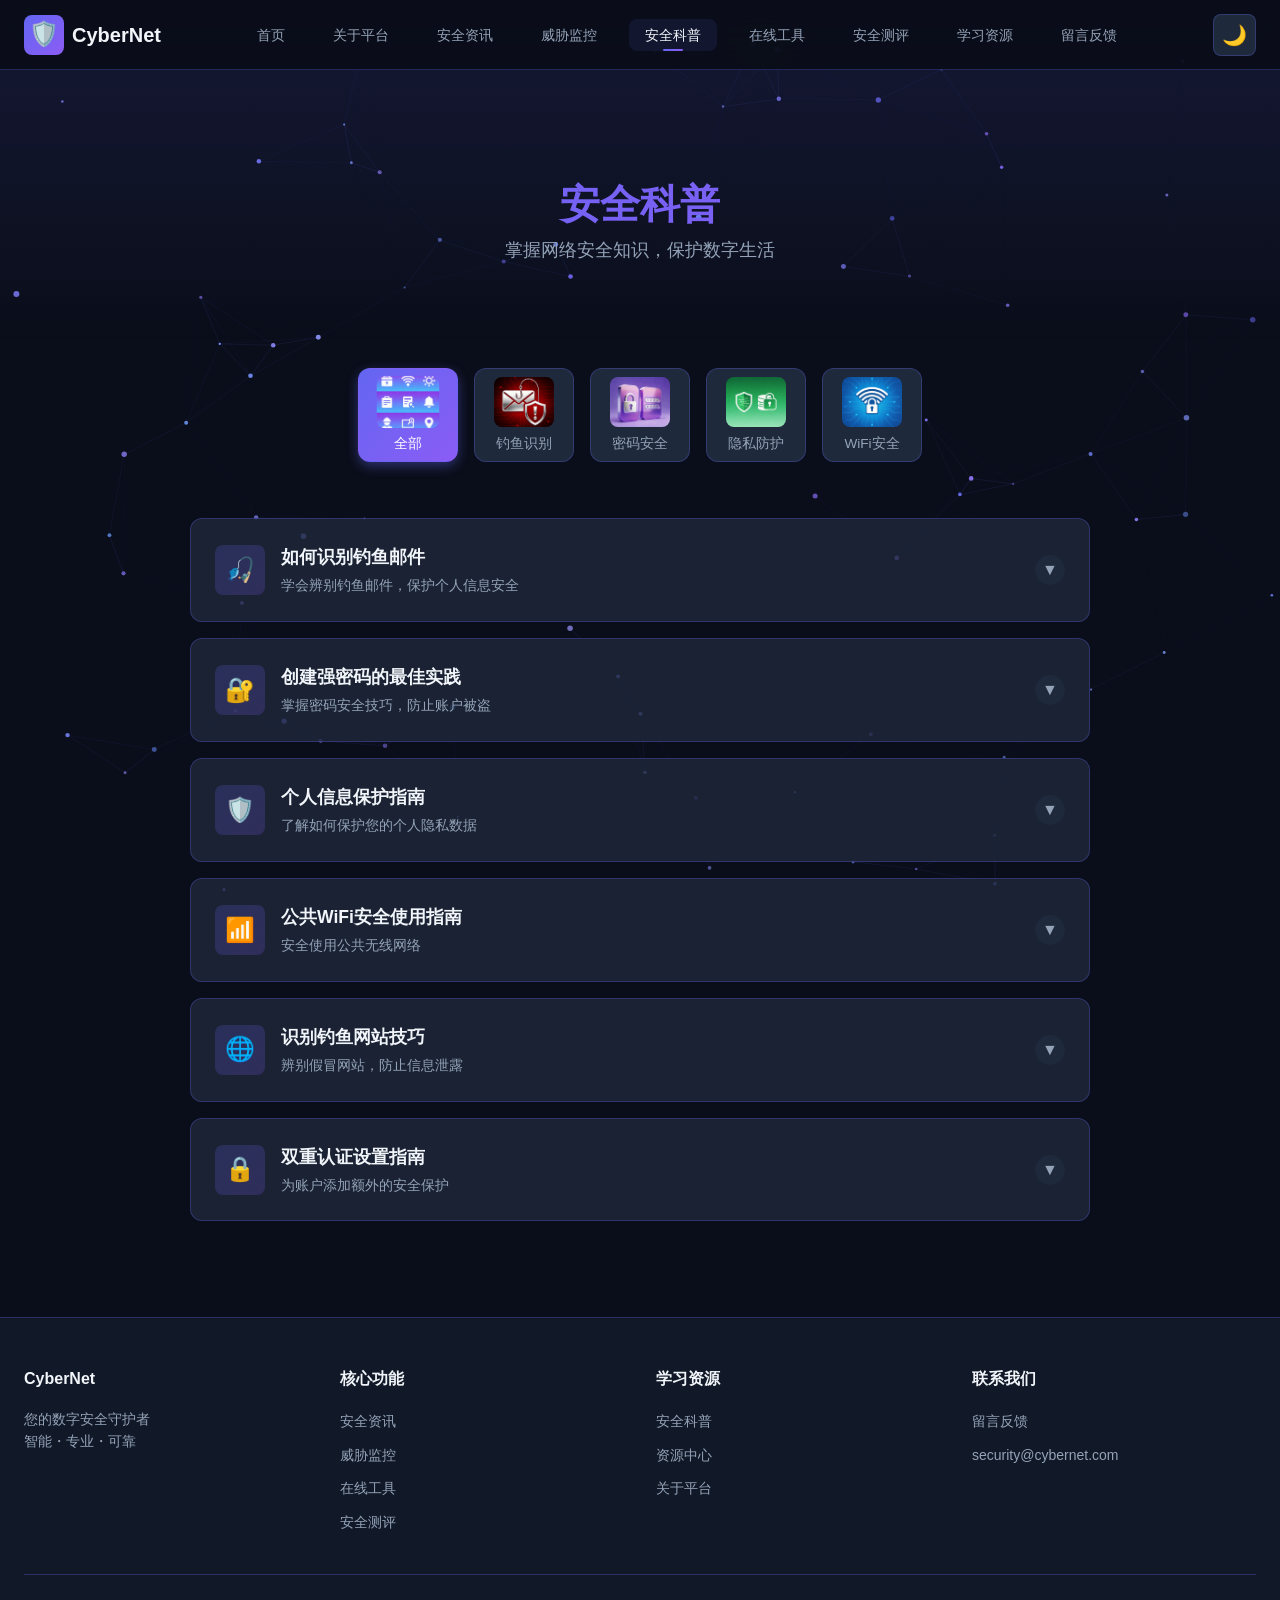
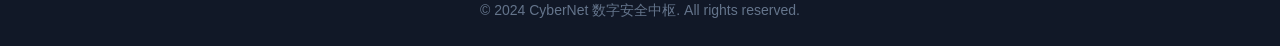
<file: knowledge.html>
<!DOCTYPE html>
<html lang="zh-CN">
<head>
  <meta charset="UTF-8">
  <meta name="viewport" content="width=device-width, initial-scale=1.0">
  <meta name="description" content="CyberNet 安全科普 - 网络安全知识普及">
  <title>安全科普 - CyberNet</title>
  <link rel="stylesheet" href="styles/main.css">
  <style>
    .page-header {
      padding: calc(var(--nav-height) + var(--spacing-xl)) 0 var(--spacing-xl);
      text-align: center;
      background: linear-gradient(180deg, rgba(99, 102, 241, 0.1) 0%, transparent 100%);
    }
    
    .page-title {
      font-size: 2.5rem;
      font-weight: 800;
      background: var(--gradient-primary);
      -webkit-background-clip: text;
      -webkit-text-fill-color: transparent;
      background-clip: text;
    }
    
    /* 分类标签 */
    .category-tabs {
      display: flex;
      gap: var(--spacing-md);
      justify-content: center;
      padding: var(--spacing-lg) 0;
      flex-wrap: wrap;
    }
    
    .category-tab {
      display: flex;
      flex-direction: column;
      align-items: center;
      gap: var(--spacing-sm);
      padding: var(--spacing-sm);
      background: var(--bg-tertiary);
      border: 1px solid var(--border-color);
      border-radius: var(--radius-lg);
      color: var(--text-secondary);
      cursor: pointer;
      transition: all var(--transition-fast);
      font-size: 0.95rem;
      min-width: 100px;
      overflow: hidden;
    }

    .category-tab img {
      width: 60px;
      height: 50px;
      object-fit: cover;
      border-radius: var(--radius-md);
      transition: all var(--transition-fast);
    }

    .category-tab span {
      font-size: 0.85rem;
      font-weight: 500;
    }
    
    .category-tab:hover {
      border-color: var(--primary);
      transform: translateY(-2px);
      box-shadow: 0 4px 12px rgba(99, 102, 241, 0.3);
    }

    .category-tab:hover img {
      transform: scale(1.05);
    }

    .category-tab.active {
      background: var(--gradient-primary);
      border-color: transparent;
      color: white;
      box-shadow: 0 4px 12px rgba(99, 102, 241, 0.4);
    }

    .category-tab.active img {
      opacity: 1;
      transform: scale(1.05);
    }
    
    /* 手风琴 */
    .knowledge-section {
      padding: var(--spacing-xl) 0;
    }
    
    .accordion-container {
      max-width: 900px;
      margin: 0 auto;
    }
    
    .knowledge-item {
      background: var(--bg-card);
      border: 1px solid var(--border-color);
      border-radius: var(--radius-lg);
      margin-bottom: var(--spacing-md);
      overflow: hidden;
      transition: all var(--transition-normal);
    }
    
    .knowledge-item:hover {
      border-color: var(--primary);
    }
    
    .knowledge-header {
      padding: var(--spacing-lg);
      cursor: pointer;
      display: flex;
      justify-content: space-between;
      align-items: center;
    }
    
    .knowledge-title {
      display: flex;
      align-items: center;
      gap: var(--spacing-md);
    }
    
    .knowledge-icon {
      width: 50px;
      height: 50px;
      background: linear-gradient(135deg, rgba(99, 102, 241, 0.2), rgba(139, 92, 246, 0.2));
      border-radius: var(--radius-md);
      display: flex;
      align-items: center;
      justify-content: center;
      font-size: 1.5rem;
      transition: all var(--transition-normal);
    }
    
    .knowledge-item:hover .knowledge-icon {
      background: var(--gradient-primary);
      transform: rotate(5deg);
      box-shadow: 0 0 20px rgba(99, 102, 241, 0.5);
    }
    
    .knowledge-title h3 {
      font-size: 1.1rem;
      font-weight: 600;
      margin-bottom: var(--spacing-xs);
    }
    
    .knowledge-title p {
      color: var(--text-secondary);
      font-size: 0.85rem;
    }
    
    .knowledge-arrow {
      width: 30px;
      height: 30px;
      background: var(--bg-tertiary);
      border-radius: 50%;
      display: flex;
      align-items: center;
      justify-content: center;
      color: var(--text-secondary);
      transition: all var(--transition-normal);
    }
    
    .knowledge-item.active .knowledge-arrow {
      background: var(--primary);
      color: white;
      transform: rotate(180deg);
    }
    
    .knowledge-content {
      max-height: 0;
      overflow: hidden;
      transition: max-height var(--transition-normal);
    }
    
    .knowledge-item.active .knowledge-content {
      max-height: 1000px;
    }
    
    .knowledge-body {
      padding: 0 var(--spacing-lg) var(--spacing-lg);
      display: grid;
      grid-template-columns: 1fr 1fr;
      gap: var(--spacing-lg);
    }
    
    .knowledge-text {
      color: var(--text-secondary);
      line-height: 1.8;
    }
    
    .knowledge-text p {
      margin-bottom: var(--spacing-md);
    }
    
    .knowledge-tips {
      background: rgba(99, 102, 241, 0.1);
      border: 1px solid rgba(99, 102, 241, 0.2);
      border-radius: var(--radius-md);
      padding: var(--spacing-md);
    }
    
    .tips-title {
      font-weight: 600;
      color: var(--primary-light);
      margin-bottom: var(--spacing-sm);
      display: flex;
      align-items: center;
      gap: var(--spacing-xs);
    }
    
    .tips-list {
      list-style: none;
    }
    
    .tips-list li {
      padding: var(--spacing-xs) 0;
      color: var(--text-secondary);
      font-size: 0.9rem;
      display: flex;
      align-items: flex-start;
      gap: var(--spacing-xs);
    }
    
    .tips-list li::before {
      content: '✓';
      color: var(--primary-light);
    }
    
    @media (max-width: 768px) {
      .knowledge-body {
        grid-template-columns: 1fr;
      }
      
      .page-title {
        font-size: 1.8rem;
      }
    }
  </style>
</head>
<body>
  <!-- 页面加载动画 -->
  <div class="page-loader">
    <div class="loader-content">
      <div class="loader-spinner"></div>
      <div class="loader-text">LOADING...</div>
    </div>
  </div>
  
  <!-- 粒子背景 -->
  <div class="particles-bg">
    <canvas id="particles-canvas"></canvas>
  </div>
  
  <!-- 导航栏 -->
  <nav class="navbar">
    <div class="navbar-container">
      <a href="index.html" class="navbar-logo">
        <div class="logo-icon">🛡️</div>
        <span>CyberNet</span>
      </a>
      
      <ul class="navbar-menu">
        <li><a href="index.html">首页</a></li>
        <li><a href="about.html">关于平台</a></li>
        <li><a href="news.html">安全资讯</a></li>
        <li><a href="dashboard.html">威胁监控</a></li>
        <li><a href="knowledge.html" class="active">安全科普</a></li>
        <li><a href="tools.html">在线工具</a></li>
        <li><a href="quiz.html">安全测评</a></li>
        <li><a href="resources.html">学习资源</a></li>
        <li><a href="contact.html">留言反馈</a></li>
      </ul>
      
      <div class="navbar-actions">
        <button class="theme-toggle" title="切换主题">🌙</button>
        <button class="menu-toggle">
          <span></span>
          <span></span>
          <span></span>
        </button>
      </div>
    </div>
  </nav>
  
  <!-- 主要内容 -->
  <main class="main-content">
    <section class="page-header">
      <div class="container">
        <h1 class="page-title scroll-reveal">安全科普</h1>
        <p class="section-subtitle scroll-reveal">掌握网络安全知识，保护数字生活</p>
      </div>
    </section>
    
    <div class="container">
      <div class="category-tabs scroll-reveal">
        <button class="category-tab active" data-category="all">
          <img src="images/tag-kb-all.jpg" alt="全部">
          <span>全部</span>
        </button>
        <button class="category-tab" data-category="phishing">
          <img src="images/tag-phishing.jpg" alt="钓鱼识别">
          <span>钓鱼识别</span>
        </button>
        <button class="category-tab" data-category="password">
          <img src="images/tag-password.jpg" alt="密码安全">
          <span>密码安全</span>
        </button>
        <button class="category-tab" data-category="privacy">
          <img src="images/tag-privacy.jpg" alt="隐私防护">
          <span>隐私防护</span>
        </button>
        <button class="category-tab" data-category="wifi">
          <img src="images/tag-wifi.jpg" alt="WiFi安全">
          <span>WiFi安全</span>
        </button>
      </div>
    </div>
    
    <section class="knowledge-section">
      <div class="container">
        <div class="accordion-container" id="knowledgeList">
          <!-- 内容由 JS 生成 -->
        </div>
      </div>
    </section>
  </main>
  
  <!-- 页脚 -->
  <footer class="footer">
    <div class="container">
      <div class="footer-content">
        <div class="footer-section">
          <h4>CyberNet</h4>
          <p style="color: var(--text-secondary); font-size: 0.875rem; margin-top: 0.5rem;">
            您的数字安全守护者<br>
            智能・专业・可靠
          </p>
        </div>
        <div class="footer-section">
          <h4>核心功能</h4>
          <ul>
            <li><a href="news.html">安全资讯</a></li>
            <li><a href="dashboard.html">威胁监控</a></li>
            <li><a href="tools.html">在线工具</a></li>
            <li><a href="quiz.html">安全测评</a></li>
          </ul>
        </div>
        <div class="footer-section">
          <h4>学习资源</h4>
          <ul>
            <li><a href="knowledge.html">安全科普</a></li>
            <li><a href="resources.html">资源中心</a></li>
            <li><a href="about.html">关于平台</a></li>
          </ul>
        </div>
        <div class="footer-section">
          <h4>联系我们</h4>
          <ul>
            <li><a href="contact.html">留言反馈</a></li>
            <li><a href="mailto:security@cybernet.com">security@cybernet.com</a></li>
          </ul>
        </div>
      </div>
      <div class="footer-bottom">
        <p>&copy; 2024 CyberNet 数字安全中枢. All rights reserved.</p>
      </div>
    </div>
  </footer>
  
  <button class="back-to-top" title="回到顶部">↑</button>
  
  <script src="js/main.js"></script>
  <script>
    const knowledgeData = [
      {
        id: 1,
        category: 'phishing',
        icon: '🎣',
        title: '如何识别钓鱼邮件',
        desc: '学会辨别钓鱼邮件，保护个人信息安全',
        content: `<p>钓鱼邮件是最常见的网络攻击手段之一。攻击者通过伪装成可信来源，诱导用户点击恶意链接或提供敏感信息。</p>
        <p>识别钓鱼邮件的关键点包括：检查发件人地址是否真实、注意邮件中的紧急性语言、悬停链接查看真实目标地址等。</p>`,
        tips: ['检查发件人邮箱地址是否与官方一致', '警惕紧急性和威胁性语言', '不轻易点击邮件中的链接', '通过官方渠道验证邮件内容', '使用邮件安全扫描工具']
      },
      {
        id: 2,
        category: 'password',
        icon: '🔐',
        title: '创建强密码的最佳实践',
        desc: '掌握密码安全技巧，防止账户被盗',
        content: `<p>强密码是账户安全的第一道防线。一个好的密码应该足够复杂，难以被猜测或破解。</p>
        <p>建议使用至少12位字符，包含大小写字母、数字和特殊符号。避免使用生日、姓名等容易被猜测的信息。</p>`,
        tips: ['密码长度至少12位', '混合使用大小写、数字、符号', '不同账户使用不同密码', '定期更换重要账户密码', '使用密码管理器存储密码']
      },
      {
        id: 3,
        category: 'privacy',
        icon: '🛡️',
        title: '个人信息保护指南',
        desc: '了解如何保护您的个人隐私数据',
        content: `<p>在数字化时代，个人信息保护变得越来越重要。我们需要了解哪些信息属于敏感信息，以及如何正确保护它们。</p>
        <p>敏感信息包括身份证号、银行卡号、手机号、家庭住址等。这些信息一旦泄露，可能导致身份盗窃、财产损失等严重后果。</p>`,
        tips: ['不在社交平台公开敏感信息', '设置社交媒体隐私权限', '定期检查账户隐私设置', '谨慎授权应用程序访问权限', '了解数据保护相关法律']
      },
      {
        id: 4,
        category: 'wifi',
        icon: '📶',
        title: '公共WiFi安全使用指南',
        desc: '安全使用公共无线网络',
        content: `<p>公共WiFi虽然方便，但也存在安全风险。攻击者可能通过伪造热点、中间人攻击等方式窃取用户数据。</p>
        <p>在使用公共WiFi时，应避免进行敏感操作，如网银转账、登录重要账户等。建议使用VPN加密网络连接。</p>`,
        tips: ['避免在公共WiFi上进行敏感操作', '确认WiFi名称的真实性', '使用VPN加密网络连接', '关闭WiFi自动连接功能', '使用HTTPS加密网站']
      },
      {
        id: 5,
        category: 'phishing',
        icon: '🌐',
        title: '识别钓鱼网站技巧',
        desc: '辨别假冒网站，防止信息泄露',
        content: `<p>钓鱼网站通过模仿正规网站的外观，诱导用户输入敏感信息。识别钓鱼网站需要注意观察URL地址、网站证书等细节。</p>
        <p>正规网站通常使用HTTPS协议，浏览器地址栏会显示安全锁标志。如果发现异常，应立即停止操作。</p>`,
        tips: ['检查URL地址是否正确', '确认网站使用HTTPS协议', '查看网站安全证书', '注意网站设计细节', '使用安全浏览功能']
      },
      {
        id: 6,
        category: 'password',
        icon: '🔒',
        title: '双重认证设置指南',
        desc: '为账户添加额外的安全保护',
        content: `<p>双重认证(2FA)是一种有效的账户保护机制。即使密码泄露，攻击者也需要第二重验证才能登录账户。</p>
        <p>常见的双重认证方式包括短信验证码、身份验证器应用、硬件密钥等。建议为重要账户启用双重认证。</p>`,
        tips: ['为重要账户启用双重认证', '优先使用身份验证器应用', '保存好备用验证码', '不要分享验证码给他人', '定期检查已授权设备']
      }
    ];
    
    let currentCategory = 'all';
    
    function renderKnowledge(category = 'all') {
      const container = document.getElementById('knowledgeList');
      container.innerHTML = '';
      
      const filteredData = category === 'all' 
        ? knowledgeData 
        : knowledgeData.filter(item => item.category === category);
      
      filteredData.forEach((item, index) => {
        const element = document.createElement('div');
        element.className = 'knowledge-item scroll-reveal';
        element.dataset.category = item.category;
        element.innerHTML = `
          <div class="knowledge-header">
            <div class="knowledge-title">
              <div class="knowledge-icon">${item.icon}</div>
              <div>
                <h3>${item.title}</h3>
                <p>${item.desc}</p>
              </div>
            </div>
            <div class="knowledge-arrow">▼</div>
          </div>
          <div class="knowledge-content">
            <div class="knowledge-body">
              <div class="knowledge-text">
                ${item.content}
              </div>
              <div class="knowledge-tips">
                <div class="tips-title">💡 安全提示</div>
                <ul class="tips-list">
                  ${item.tips.map(tip => `<li>${tip}</li>`).join('')}
                </ul>
              </div>
            </div>
          </div>
        `;
        
        element.querySelector('.knowledge-header').addEventListener('click', () => {
          element.classList.toggle('active');
        });
        
        container.appendChild(element);
      });
      
      // 触发动画
      setTimeout(() => {
        document.querySelectorAll('.scroll-reveal').forEach(el => {
          el.classList.add('revealed');
        });
      }, 100);
    }
    
    // 分类切换
    document.querySelectorAll('.category-tab').forEach(tab => {
      tab.addEventListener('click', () => {
        document.querySelectorAll('.category-tab').forEach(t => t.classList.remove('active'));
        tab.classList.add('active');
        currentCategory = tab.dataset.category;
        renderKnowledge(currentCategory);
      });
    });
    
    // 初始化
    document.addEventListener('DOMContentLoaded', () => {
      renderKnowledge();
    });
  </script>
</body>
</html>
</file>
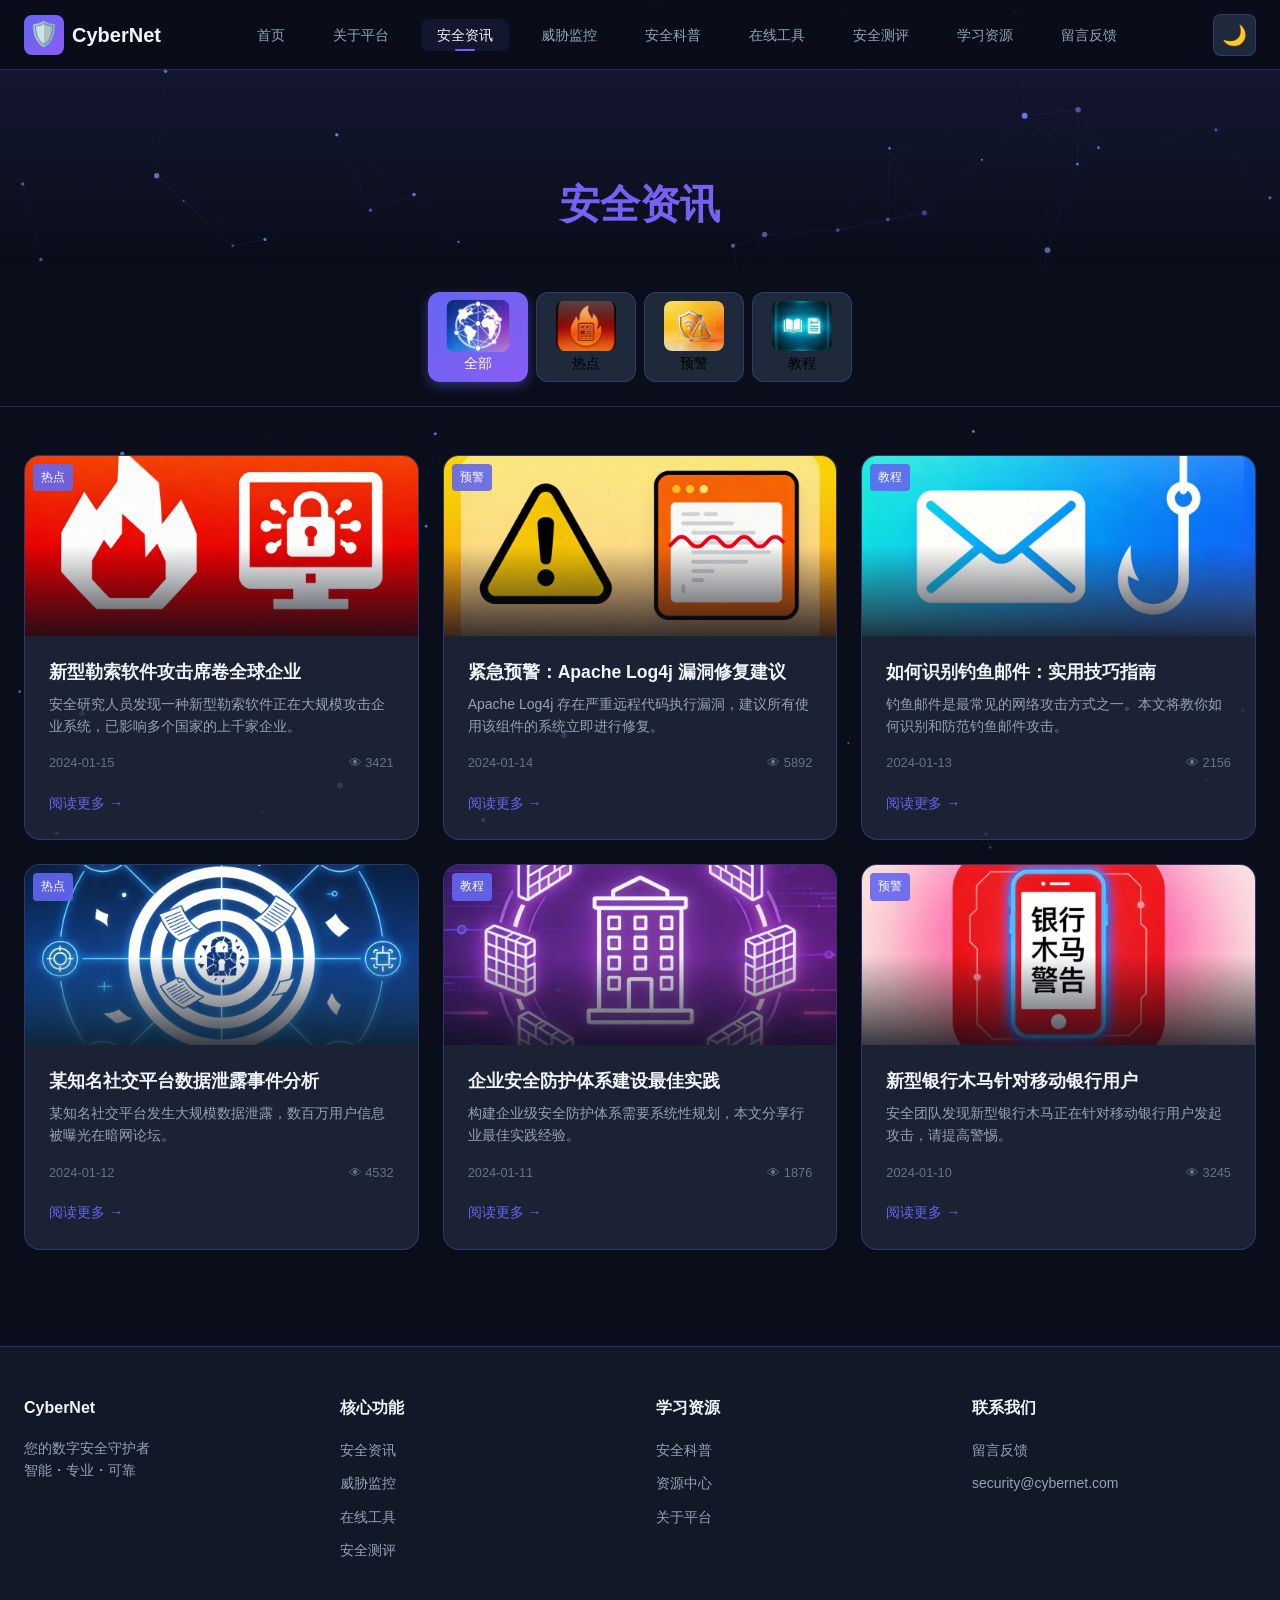
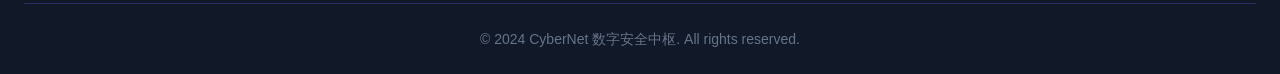
<file: news.html>
<!DOCTYPE html>
<html lang="zh-CN">
<head>
  <meta charset="UTF-8">
  <meta name="viewport" content="width=device-width, initial-scale=1.0">
  <meta name="description" content="CyberNet 安全资讯 - 最新网络安全动态">
  <title>安全资讯 - CyberNet</title>
  <link rel="stylesheet" href="styles/main.css">
  <style>
    /* 资讯页面特定样式 */
    .page-header {
      padding: calc(var(--nav-height) + var(--spacing-xl)) 0 var(--spacing-xl);
      text-align: center;
      background: linear-gradient(180deg, rgba(99, 102, 241, 0.1) 0%, transparent 100%);
    }
    
    .page-title {
      font-size: 2.5rem;
      font-weight: 800;
      background: var(--gradient-primary);
      -webkit-background-clip: text;
      -webkit-text-fill-color: transparent;
      background-clip: text;
    }
    
    /* 筛选标签 */
    .filter-section {
      padding: var(--spacing-lg) 0;
      border-bottom: 1px solid var(--border-color);
      position: sticky;
      top: var(--nav-height);
      background: var(--bg-primary);
      z-index: 10;
    }
    
    .filter-tags {
      display: flex;
      gap: var(--spacing-sm);
      flex-wrap: wrap;
      justify-content: center;
    }
    
    .filter-tag {
      padding: var(--spacing-sm);
      background: var(--bg-tertiary);
      border: 1px solid var(--border-color);
      border-radius: var(--radius-lg);
      cursor: pointer;
      transition: all var(--transition-fast);
      font-size: 0.9rem;
      display: flex;
      flex-direction: column;
      align-items: center;
      justify-content: center;
      min-width: 100px;
      overflow: hidden;
    }

    .filter-tag img {
      width: 60px;
      height: 50px;
      object-fit: cover;
      border-radius: var(--radius-md);
      margin-bottom: var(--spacing-xs);
      transition: all var(--transition-fast);
    }

    .filter-tag span {
      font-size: 0.85rem;
      font-weight: 500;
    }
    
    .filter-tag:hover {
      border-color: var(--primary);
      transform: translateY(-2px);
      box-shadow: 0 4px 12px rgba(99, 102, 241, 0.3);
    }

    .filter-tag:hover img {
      transform: scale(1.05);
    }

    .filter-tag.active {
      background: var(--gradient-primary);
      border-color: transparent;
      color: white;
      box-shadow: 0 4px 12px rgba(99, 102, 241, 0.4);
    }

    .filter-tag.active img {
      opacity: 1;
      transform: scale(1.05);
    }
    
    /* 新闻列表 */
    .news-section {
      padding: var(--spacing-2xl) 0;
    }
    
    .news-grid {
      display: grid;
      grid-template-columns: repeat(3, 1fr);
      gap: var(--spacing-lg);
    }
    
    .news-card {
      background: var(--bg-card);
      border: 1px solid var(--border-color);
      border-radius: var(--radius-xl);
      overflow: hidden;
      cursor: pointer;
      transition: all var(--transition-normal);
    }
    
    .news-card:hover {
      transform: translateY(-8px);
      box-shadow: var(--shadow-lg);
      border-color: var(--primary);
    }
    
    .news-card.hidden {
      display: none;
    }
    
    .news-image {
      width: 100%;
      height: 180px;
      background: linear-gradient(135deg, rgba(99, 102, 241, 0.3), rgba(139, 92, 246, 0.3));
      display: flex;
      align-items: center;
      justify-content: center;
      font-size: 3rem;
      position: relative;
      overflow: hidden;
    }
    
    .news-image::after {
      content: '';
      position: absolute;
      top: 0;
      left: 0;
      right: 0;
      bottom: 0;
      background: linear-gradient(180deg, transparent 50%, rgba(10, 14, 26, 0.8) 100%);
    }
    
    .news-category {
      position: absolute;
      top: var(--spacing-sm);
      left: var(--spacing-sm);
      padding: var(--spacing-xs) var(--spacing-sm);
      background: rgba(99, 102, 241, 0.9);
      border-radius: var(--radius-sm);
      font-size: 0.75rem;
      color: white;
      z-index: 1;
    }
    
    .news-content {
      padding: var(--spacing-lg);
    }
    
    .news-title {
      font-size: 1.1rem;
      font-weight: 600;
      margin-bottom: var(--spacing-sm);
      color: var(--text-primary);
      line-height: 1.4;
    }
    
    .news-excerpt {
      color: var(--text-secondary);
      font-size: 0.875rem;
      line-height: 1.6;
      margin-bottom: var(--spacing-md);
      display: -webkit-box;
      -webkit-line-clamp: 2;
      line-clamp: 2;
      -webkit-box-orient: vertical;
      overflow: hidden;
    }
    
    .news-meta {
      display: flex;
      justify-content: space-between;
      align-items: center;
      color: var(--text-muted);
      font-size: 0.8rem;
      margin-bottom: var(--spacing-md);
    }

    .news-read-more {
      display: inline-flex;
      align-items: center;
      color: var(--primary);
      font-size: 0.875rem;
      font-weight: 500;
      text-decoration: none;
      transition: all var(--transition-fast);
    }

    .news-read-more:hover {
      color: var(--primary-light);
      transform: translateX(5px);
    }
    
    /* 新闻详情弹窗 */
    .news-modal {
      position: fixed;
      top: 0;
      left: 0;
      width: 100%;
      height: 100%;
      background: rgba(0, 0, 0, 0.8);
      display: flex;
      align-items: center;
      justify-content: center;
      z-index: 2000;
      opacity: 0;
      visibility: hidden;
      transition: all var(--transition-normal);
    }
    
    .news-modal.active {
      opacity: 1;
      visibility: visible;
    }
    
    .news-modal-content {
      background: var(--bg-secondary);
      border: 1px solid var(--border-color);
      border-radius: var(--radius-xl);
      max-width: 700px;
      width: 90%;
      max-height: 90vh;
      overflow-y: auto;
      transform: scale(0.9);
      transition: transform var(--transition-normal);
    }
    
    .news-modal.active .news-modal-content {
      transform: scale(1);
    }
    
    .news-modal-header {
      position: relative;
    }
    
    .news-modal-image {
      width: 100%;
      height: 250px;
      background: linear-gradient(135deg, rgba(99, 102, 241, 0.3), rgba(139, 92, 246, 0.3));
      display: flex;
      align-items: center;
      justify-content: center;
      font-size: 4rem;
    }
    
    .news-modal-close {
      position: absolute;
      top: var(--spacing-md);
      right: var(--spacing-md);
      width: 40px;
      height: 40px;
      background: rgba(0, 0, 0, 0.5);
      border: none;
      border-radius: 50%;
      color: white;
      font-size: 1.5rem;
      cursor: pointer;
      display: flex;
      align-items: center;
      justify-content: center;
      transition: all var(--transition-fast);
    }
    
    .news-modal-close:hover {
      background: var(--primary);
    }
    
    .news-modal-body {
      padding: var(--spacing-xl);
    }
    
    .news-modal-category {
      display: inline-block;
      padding: var(--spacing-xs) var(--spacing-sm);
      background: rgba(99, 102, 241, 0.2);
      color: var(--primary-light);
      border-radius: var(--radius-sm);
      font-size: 0.8rem;
      margin-bottom: var(--spacing-md);
    }
    
    .news-modal-title {
      font-size: 1.5rem;
      font-weight: 700;
      margin-bottom: var(--spacing-md);
      color: var(--text-primary);
    }
    
    .news-modal-text {
      color: var(--text-secondary);
      line-height: 1.8;
    }
    
    .news-modal-text p {
      margin-bottom: var(--spacing-md);
    }
    
    @media (max-width: 992px) {
      .news-grid {
        grid-template-columns: repeat(2, 1fr);
      }
    }
    
    @media (max-width: 768px) {
      .news-grid {
        grid-template-columns: 1fr;
      }
      
      .page-title {
        font-size: 1.8rem;
      }
    }
  </style>
</head>
<body>
  <!-- 页面加载动画 -->
  <div class="page-loader">
    <div class="loader-content">
      <div class="loader-spinner"></div>
      <div class="loader-text">LOADING...</div>
    </div>
  </div>
  
  <!-- 粒子背景 -->
  <div class="particles-bg">
    <canvas id="particles-canvas"></canvas>
  </div>
  
  <!-- 导航栏 -->
  <nav class="navbar">
    <div class="navbar-container">
      <a href="index.html" class="navbar-logo">
        <div class="logo-icon">🛡️</div>
        <span>CyberNet</span>
      </a>
      
      <ul class="navbar-menu">
        <li><a href="index.html">首页</a></li>
        <li><a href="about.html">关于平台</a></li>
        <li><a href="news.html" class="active">安全资讯</a></li>
        <li><a href="dashboard.html">威胁监控</a></li>
        <li><a href="knowledge.html">安全科普</a></li>
        <li><a href="tools.html">在线工具</a></li>
        <li><a href="quiz.html">安全测评</a></li>
        <li><a href="resources.html">学习资源</a></li>
        <li><a href="contact.html">留言反馈</a></li>
      </ul>
      
      <div class="navbar-actions">
        <button class="theme-toggle" title="切换主题">🌙</button>
        <button class="menu-toggle">
          <span></span>
          <span></span>
          <span></span>
        </button>
      </div>
    </div>
  </nav>
  
  <!-- 主要内容 -->
  <main class="main-content">
    <!-- 页面头部 -->
    <section class="page-header">
      <div class="container">
        <h1 class="page-title scroll-reveal">安全资讯</h1>
      </div>
    </section>
    
    <!-- 筛选标签 -->
    <section class="filter-section">
      <div class="container">
        <div class="filter-tags">
          <button class="filter-tag active" data-filter="all">
            <img src="images/tag-all.jpg" alt="全部">
            <span>全部</span>
          </button>
          <button class="filter-tag" data-filter="hot">
            <img src="images/tag-hot.jpg" alt="热点">
            <span>热点</span>
          </button>
          <button class="filter-tag" data-filter="warning">
            <img src="images/tag-warning.jpg" alt="预警">
            <span>预警</span>
          </button>
          <button class="filter-tag" data-filter="tutorial">
            <img src="images/tag-tutorial.jpg" alt="教程">
            <span>教程</span>
          </button>
        </div>
      </div>
    </section>
    
    <!-- 新闻列表 -->
    <section class="news-section">
      <div class="container">
        <div class="news-grid" id="newsGrid">
          <!-- 新闻卡片由 JS 动态生成 -->
        </div>
      </div>
    </section>
  </main>
  
  <!-- 新闻详情弹窗 -->
  <div class="news-modal" id="newsModal">
    <div class="news-modal-content">
      <div class="news-modal-header">
        <div class="news-modal-image" id="modalImage">📰</div>
        <button class="news-modal-close" onclick="closeNewsModal()">×</button>
      </div>
      <div class="news-modal-body">
        <span class="news-modal-category" id="modalCategory">热点</span>
        <h2 class="news-modal-title" id="modalTitle">新闻标题</h2>
        <div class="news-modal-text" id="modalText">
          <p>新闻内容...</p>
        </div>
      </div>
    </div>
  </div>
  
  <!-- 页脚 -->
  <footer class="footer">
    <div class="container">
      <div class="footer-content">
        <div class="footer-section">
          <h4>CyberNet</h4>
          <p style="color: var(--text-secondary); font-size: 0.875rem; margin-top: 0.5rem;">
            您的数字安全守护者<br>
            智能・专业・可靠
          </p>
        </div>
        <div class="footer-section">
          <h4>核心功能</h4>
          <ul>
            <li><a href="news.html">安全资讯</a></li>
            <li><a href="dashboard.html">威胁监控</a></li>
            <li><a href="tools.html">在线工具</a></li>
            <li><a href="quiz.html">安全测评</a></li>
          </ul>
        </div>
        <div class="footer-section">
          <h4>学习资源</h4>
          <ul>
            <li><a href="knowledge.html">安全科普</a></li>
            <li><a href="resources.html">资源中心</a></li>
            <li><a href="about.html">关于平台</a></li>
          </ul>
        </div>
        <div class="footer-section">
          <h4>联系我们</h4>
          <ul>
            <li><a href="contact.html">留言反馈</a></li>
            <li><a href="mailto:security@cybernet.com">security@cybernet.com</a></li>
          </ul>
        </div>
      </div>
      <div class="footer-bottom">
        <p>&copy; 2024 CyberNet 数字安全中枢. All rights reserved.</p>
      </div>
    </div>
  </footer>
  
  <!-- 回到顶部按钮 -->
  <button class="back-to-top" title="回到顶部">↑</button>
  
  <!-- 脚本 -->
  <script src="js/main.js"></script>
  <script>
    // 新闻数据
    const newsData = [
      {
        id: 1,
        category: 'hot',
        categoryLabel: '热点',
        icon: 'images/news-ransomware.jpg',
        title: '新型勒索软件攻击席卷全球企业',
        excerpt: '安全研究人员发现一种新型勒索软件正在大规模攻击企业系统，已影响多个国家的上千家企业。',
        content: `<p>安全研究人员最近发现了一种新型勒索软件，正在全球范围内对企业发动大规模攻击。据报道，该勒索软件已影响多个国家的上千家企业，造成了严重的经济损失。</p>
        <p>该勒索软件采用了先进的加密算法，能够快速加密用户文件。同时，它还具备横向传播能力，可以在局域网内快速扩散。</p>
        <p>安全专家建议企业采取以下措施：及时更新系统和软件、部署终端防护解决方案、定期备份重要数据、加强员工安全意识培训。</p>`,
        date: '2024-01-15',
        views: 3421,
        link: 'https://www.freebuf.com/articles/network/390123.html'
      },
      {
        id: 2,
        category: 'warning',
        categoryLabel: '预警',
        icon: 'images/news-log4j.jpg',
        title: '紧急预警：Apache Log4j 漏洞修复建议',
        excerpt: 'Apache Log4j 存在严重远程代码执行漏洞，建议所有使用该组件的系统立即进行修复。',
        content: `<p>Apache Log4j 是一款广泛使用的 Java 日志框架，近日被发现存在严重的远程代码执行漏洞（CVE-2021-44228）。</p>
        <p>该漏洞影响范围极广，攻击者可以通过构造恶意请求触发漏洞，进而在目标服务器上执行任意代码。多个知名服务和应用都受到影响。</p>
        <p>修复建议：立即升级 Log4j 到最新版本，或在配置中禁用 JNDI 查找功能。同时检查所有使用该组件的应用程序。</p>`,
        date: '2024-01-14',
        views: 5892,
        link: 'https://logging.apache.org/log4j/2.x/security.html'
      },
      {
        id: 3,
        category: 'tutorial',
        categoryLabel: '教程',
        icon: 'images/news-phishing.jpg',
        title: '如何识别钓鱼邮件：实用技巧指南',
        excerpt: '钓鱼邮件是最常见的网络攻击方式之一。本文将教你如何识别和防范钓鱼邮件攻击。',
        content: `<p>钓鱼邮件是社会工程学攻击中最常用的手段之一，攻击者通过伪装成可信来源发送欺骗性邮件，诱导受害者点击恶意链接或下载附件。</p>
        <p>识别钓鱼邮件的关键点：</p>
        <p>1. 检查发件人地址是否真实<br>
        2. 注意邮件中的紧急性和威胁性语言<br>
        3. 悬停链接查看真实目标地址<br>
        4. 不轻易下载或打开附件<br>
        5. 通过官方渠道核实邮件内容</p>`,
        date: '2024-01-13',
        views: 2156,
        link: 'https://support.google.com/mail/answer/8252692'
      },
      {
        id: 4,
        category: 'hot',
        categoryLabel: '热点',
        icon: 'images/news-breach.jpg',
        title: '某知名社交平台数据泄露事件分析',
        excerpt: '某知名社交平台发生大规模数据泄露，数百万用户信息被曝光在暗网论坛。',
        content: `<p>近日，某知名社交平台发生大规模数据泄露事件。据安全研究人员分析，此次泄露涉及数百万用户的个人信息。</p>
        <p>泄露的数据包括用户名、邮箱地址、手机号码等敏感信息。目前，这些数据已被发布在暗网论坛上进行交易。</p>
        <p>专家建议受影响用户立即修改密码，并开启双重认证功能。同时警惕可能随之而来的钓鱼攻击。</p>`,
        date: '2024-01-12',
        views: 4532,
        link: 'https://www.freebuf.com/articles/database/390124.html'
      },
      {
        id: 5,
        category: 'tutorial',
        categoryLabel: '教程',
        icon: 'images/news-entsec.jpg',
        title: '企业安全防护体系建设最佳实践',
        excerpt: '构建企业级安全防护体系需要系统性规划，本文分享行业最佳实践经验。',
        content: `<p>企业安全防护体系建设是一个系统工程，需要从多个维度进行规划和实施。</p>
        <p>关键要素包括：</p>
        <p>1. 网络安全：部署防火墙、IDS/IPS 等设备<br>
        2. 终端安全：安装杀毒软件、终端检测响应系统<br>
        3. 应用安全：代码审计、渗透测试、WAF<br>
        4. 数据安全：加密存储、访问控制、数据备份<br>
        5. 人员安全：安全培训、权限管理、应急响应</p>`,
        date: '2024-01-11',
        views: 1876,
        link: 'https://www.nist.gov/cyberframework'
      },
      {
        id: 6,
        category: 'warning',
        categoryLabel: '预警',
        icon: 'images/news-banking.jpg',
        title: '新型银行木马针对移动银行用户',
        excerpt: '安全团队发现新型银行木马正在针对移动银行用户发起攻击，请提高警惕。',
        content: `<p>安全研究人员发现了一种新型的银行木马程序，专门针对移动银行用户进行攻击。</p>
        <p>该木马通过伪装成合法应用程序的方式传播，一旦安装，它会覆盖合法的银行应用程序界面，窃取用户的登录凭证和交易信息。</p>
        <p>防护建议：仅从官方应用商店下载应用、注意应用权限请求、定期检查已安装应用、使用官方银行应用进行交易。</p>`,
        date: '2024-01-10',
        views: 3245,
        link: 'https://www.cisa.gov/news-events/cybersecurity-advisories'
      }
    ];
    
    // 渲染新闻列表
    function renderNews(filter = 'all') {
      const grid = document.getElementById('newsGrid');
      grid.innerHTML = '';
      
      newsData.forEach((news, index) => {
        const card = document.createElement('div');
        card.className = `news-card scroll-reveal delay-${(index % 4) + 1}`;
        card.dataset.category = news.category;
        card.innerHTML = `
          <div class="news-image">
            <img src="${news.icon}" alt="${news.title}" style="width: 100%; height: 100%; object-fit: cover;">
            <span class="news-category">${news.categoryLabel}</span>
          </div>
          <div class="news-content">
            <h3 class="news-title">${news.title}</h3>
            <p class="news-excerpt">${news.excerpt}</p>
            <div class="news-meta">
              <span>${news.date}</span>
              <span>👁 ${news.views}</span>
            </div>
            <a href="${news.link}" target="_blank" rel="noopener noreferrer" class="news-read-more">阅读更多 →</a>
          </div>
        `;
        
        card.addEventListener('click', () => openNewsModal(news));
        grid.appendChild(card);
      });
      
      // 应用筛选
      if (filter !== 'all') {
        document.querySelectorAll('.news-card').forEach(card => {
          if (card.dataset.category !== filter) {
            card.classList.add('hidden');
          }
        });
      }
      
      // 触发滚动动画
      setTimeout(() => {
        document.querySelectorAll('.scroll-reveal').forEach(el => {
          el.classList.add('revealed');
        });
      }, 100);
    }
    
    // 打开新闻详情弹窗
    function openNewsModal(news) {
      const modal = document.getElementById('newsModal');
      document.getElementById('modalImage').innerHTML = `<img src="${news.icon}" alt="${news.title}" style="width: 100%; height: 100%; object-fit: cover;">`;
      document.getElementById('modalCategory').textContent = news.categoryLabel;
      document.getElementById('modalTitle').textContent = news.title;
      document.getElementById('modalText').innerHTML = news.content;
      modal.classList.add('active');
      document.body.style.overflow = 'hidden';
    }
    
    // 关闭新闻详情弹窗
    function closeNewsModal() {
      const modal = document.getElementById('newsModal');
      modal.classList.remove('active');
      document.body.style.overflow = '';
    }
    
    // 点击背景关闭弹窗
    document.getElementById('newsModal').addEventListener('click', (e) => {
      if (e.target.id === 'newsModal') {
        closeNewsModal();
      }
    });
    
    // 筛选标签切换
    document.querySelectorAll('.filter-tag').forEach(tag => {
      tag.addEventListener('click', () => {
        document.querySelectorAll('.filter-tag').forEach(t => t.classList.remove('active'));
        tag.classList.add('active');
        
        const filter = tag.dataset.filter;
        renderNews(filter);
      });
    });
    
    // 初始化
    document.addEventListener('DOMContentLoaded', () => {
      renderNews();
    });
  </script>
</body>
</html>
</file>
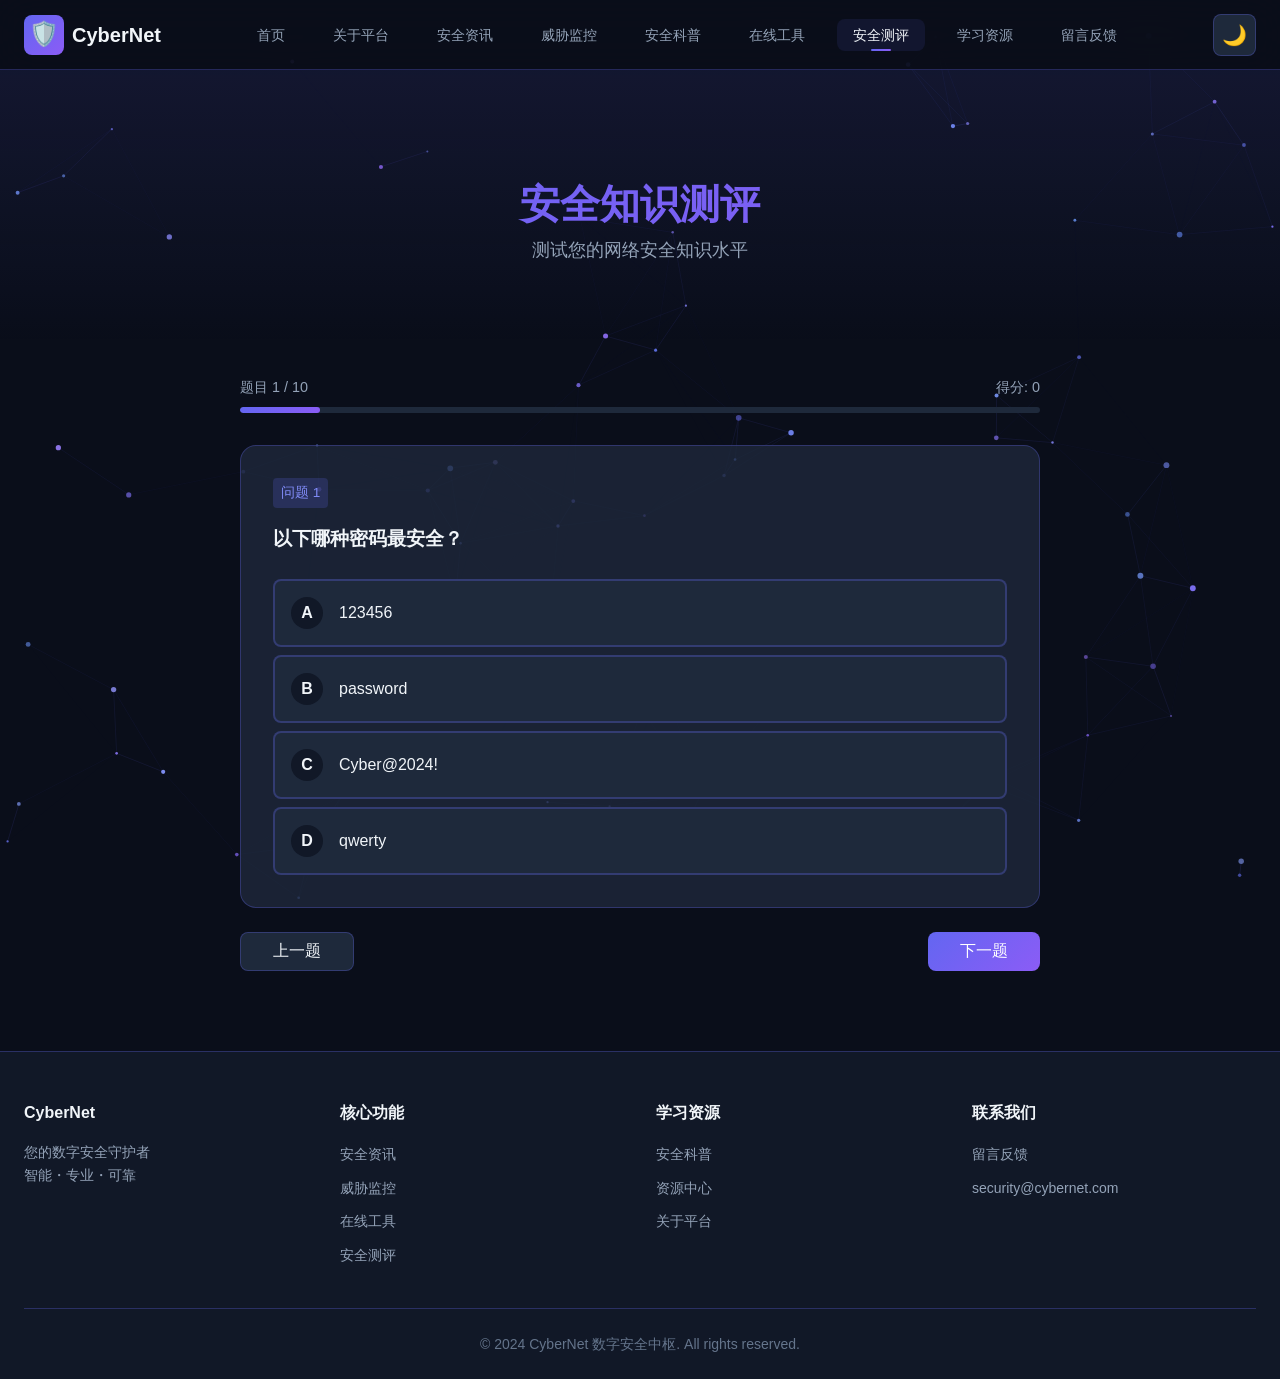
<file: quiz.html>
<!DOCTYPE html>
<html lang="zh-CN">
<head>
  <meta charset="UTF-8">
  <meta name="viewport" content="width=device-width, initial-scale=1.0">
  <meta name="description" content="CyberNet 安全测评 - 测试您的网络安全知识">
  <title>安全测评 - CyberNet</title>
  <link rel="stylesheet" href="styles/main.css">
  <style>
    .page-header {
      padding: calc(var(--nav-height) + var(--spacing-xl)) 0 var(--spacing-xl);
      text-align: center;
      background: linear-gradient(180deg, rgba(99, 102, 241, 0.1) 0%, transparent 100%);
    }
    
    .page-title {
      font-size: 2.5rem;
      font-weight: 800;
      background: var(--gradient-primary);
      -webkit-background-clip: text;
      -webkit-text-fill-color: transparent;
      background-clip: text;
    }
    
    .quiz-section {
      padding: var(--spacing-xl) 0;
    }
    
    .quiz-container {
      max-width: 800px;
      margin: 0 auto;
    }
    
    /* 进度条 */
    .quiz-progress {
      margin-bottom: var(--spacing-xl);
    }
    
    .progress-info {
      display: flex;
      justify-content: space-between;
      margin-bottom: var(--spacing-sm);
      color: var(--text-secondary);
      font-size: 0.9rem;
    }
    
    .progress-bar {
      height: 6px;
      background: var(--bg-tertiary);
      border-radius: var(--radius-full);
      overflow: hidden;
    }
    
    .progress-fill {
      height: 100%;
      background: var(--gradient-primary);
      border-radius: var(--radius-full);
      transition: width var(--transition-normal);
    }
    
    /* 问题卡片 */
    .question-card {
      background: var(--bg-card);
      border: 1px solid var(--border-color);
      border-radius: var(--radius-xl);
      padding: var(--spacing-xl);
      margin-bottom: var(--spacing-lg);
    }
    
    .question-number {
      display: inline-block;
      padding: var(--spacing-xs) var(--spacing-sm);
      background: rgba(99, 102, 241, 0.2);
      color: var(--primary-light);
      border-radius: var(--radius-sm);
      font-size: 0.85rem;
      margin-bottom: var(--spacing-md);
    }
    
    .question-text {
      font-size: 1.2rem;
      font-weight: 600;
      margin-bottom: var(--spacing-lg);
      line-height: 1.6;
    }
    
    .options-list {
      display: flex;
      flex-direction: column;
      gap: var(--spacing-sm);
    }
    
    .option-item {
      padding: var(--spacing-md);
      background: var(--bg-tertiary);
      border: 2px solid var(--border-color);
      border-radius: var(--radius-md);
      cursor: pointer;
      transition: all var(--transition-fast);
      display: flex;
      align-items: center;
      gap: var(--spacing-md);
    }
    
    .option-item:hover {
      border-color: var(--primary);
      background: rgba(99, 102, 241, 0.1);
    }
    
    .option-item.selected {
      border-color: var(--primary);
      background: rgba(99, 102, 241, 0.2);
    }
    
    .option-item.correct {
      border-color: #10b981;
      background: rgba(16, 185, 129, 0.2);
    }
    
    .option-item.wrong {
      border-color: #ef4444;
      background: rgba(239, 68, 68, 0.2);
    }
    
    .option-letter {
      width: 32px;
      height: 32px;
      background: var(--bg-secondary);
      border-radius: 50%;
      display: flex;
      align-items: center;
      justify-content: center;
      font-weight: 600;
      flex-shrink: 0;
    }
    
    .option-item.selected .option-letter {
      background: var(--primary);
      color: white;
    }
    
    .option-text {
      flex: 1;
    }
    
    /* 操作按钮 */
    .quiz-actions {
      display: flex;
      justify-content: space-between;
      gap: var(--spacing-md);
    }
    
    .btn {
      padding: var(--spacing-sm) var(--spacing-xl);
      border-radius: var(--radius-md);
      font-size: 1rem;
      border: none;
      cursor: pointer;
      transition: all var(--transition-fast);
    }
    
    .btn-primary {
      background: var(--gradient-primary);
      color: white;
    }
    
    .btn-primary:hover {
      box-shadow: var(--shadow-glow);
    }
    
    .btn-primary:disabled {
      opacity: 0.5;
      cursor: not-allowed;
    }
    
    .btn-secondary {
      background: var(--bg-tertiary);
      color: var(--text-primary);
      border: 1px solid var(--border-color);
    }
    
    .btn-secondary:hover {
      border-color: var(--primary);
    }
    
    /* 结果页面 */
    .result-card {
      background: var(--bg-card);
      border: 1px solid var(--border-color);
      border-radius: var(--radius-xl);
      padding: var(--spacing-2xl);
      text-align: center;
    }
    
    .result-icon {
      font-size: 4rem;
      margin-bottom: var(--spacing-lg);
    }
    
    .result-title {
      font-size: 1.8rem;
      font-weight: 700;
      margin-bottom: var(--spacing-md);
    }
    
    .result-score {
      font-size: 3rem;
      font-weight: 800;
      background: var(--gradient-neon);
      -webkit-background-clip: text;
      -webkit-text-fill-color: transparent;
      background-clip: text;
      margin-bottom: var(--spacing-md);
    }
    
    .result-desc {
      color: var(--text-secondary);
      font-size: 1.1rem;
      margin-bottom: var(--spacing-xl);
    }
    
    .result-stats {
      display: flex;
      justify-content: center;
      gap: var(--spacing-xl);
      margin-bottom: var(--spacing-xl);
    }
    
    .stat-item {
      text-align: center;
    }
    
    .stat-value {
      font-size: 1.5rem;
      font-weight: 700;
    }
    
    .stat-label {
      font-size: 0.85rem;
      color: var(--text-secondary);
    }
    
    .hidden {
      display: none !important;
    }
    
    @media (max-width: 768px) {
      .page-title {
        font-size: 1.8rem;
      }
      
      .quiz-actions {
        flex-direction: column;
      }
      
      .btn {
        width: 100%;
      }
    }
  </style>
</head>
<body>
  <!-- 页面加载动画 -->
  <div class="page-loader">
    <div class="loader-content">
      <div class="loader-spinner"></div>
      <div class="loader-text">LOADING...</div>
    </div>
  </div>
  
  <!-- 粒子背景 -->
  <div class="particles-bg">
    <canvas id="particles-canvas"></canvas>
  </div>
  
  <!-- 导航栏 -->
  <nav class="navbar">
    <div class="navbar-container">
      <a href="index.html" class="navbar-logo">
        <div class="logo-icon">🛡️</div>
        <span>CyberNet</span>
      </a>
      
      <ul class="navbar-menu">
        <li><a href="index.html">首页</a></li>
        <li><a href="about.html">关于平台</a></li>
        <li><a href="news.html">安全资讯</a></li>
        <li><a href="dashboard.html">威胁监控</a></li>
        <li><a href="knowledge.html">安全科普</a></li>
        <li><a href="tools.html">在线工具</a></li>
        <li><a href="quiz.html" class="active">安全测评</a></li>
        <li><a href="resources.html">学习资源</a></li>
        <li><a href="contact.html">留言反馈</a></li>
      </ul>
      
      <div class="navbar-actions">
        <button class="theme-toggle" title="切换主题">🌙</button>
        <button class="menu-toggle">
          <span></span>
          <span></span>
          <span></span>
        </button>
      </div>
    </div>
  </nav>
  
  <!-- 主要内容 -->
  <main class="main-content">
    <section class="page-header">
      <div class="container">
        <h1 class="page-title scroll-reveal">安全知识测评</h1>
        <p class="section-subtitle scroll-reveal">测试您的网络安全知识水平</p>
      </div>
    </section>
    
    <section class="quiz-section">
      <div class="container">
        <div class="quiz-container">
          <!-- 测验区域 -->
          <div id="quizArea">
            <div class="quiz-progress">
              <div class="progress-info">
                <span>题目 <span id="currentQuestion">1</span> / <span id="totalQuestions">10</span></span>
                <span>得分: <span id="currentScore">0</span></span>
              </div>
              <div class="progress-bar">
                <div class="progress-fill" id="progressFill" style="width: 10%"></div>
              </div>
            </div>
            
            <div class="question-card" id="questionCard">
              <!-- 问题内容由 JS 生成 -->
            </div>
            
            <div class="quiz-actions">
              <button class="btn btn-secondary" id="prevBtn" onclick="prevQuestion()" disabled>上一题</button>
              <button class="btn btn-primary" id="nextBtn" onclick="nextQuestion()">下一题</button>
            </div>
          </div>
          
          <!-- 结果区域 -->
          <div id="resultArea" class="hidden">
            <div class="result-card">
              <div class="result-icon" id="resultIcon">🎉</div>
              <h2 class="result-title" id="resultTitle">测评完成！</h2>
              <div class="result-score"><span id="finalScore">0</span>分</div>
              <p class="result-desc" id="resultDesc">您的安全知识水平不错，继续加油！</p>
              
              <div class="result-stats">
                <div class="stat-item">
                  <div class="stat-value" style="color: #10b981;" id="correctCount">0</div>
                  <div class="stat-label">正确</div>
                </div>
                <div class="stat-item">
                  <div class="stat-value" style="color: #ef4444;" id="wrongCount">0</div>
                  <div class="stat-label">错误</div>
                </div>
              </div>
              
              <button class="btn btn-primary" onclick="restartQuiz()">重新测试</button>
            </div>
          </div>
        </div>
      </div>
    </section>
  </main>
  
  <!-- 页脚 -->
  <footer class="footer">
    <div class="container">
      <div class="footer-content">
        <div class="footer-section">
          <h4>CyberNet</h4>
          <p style="color: var(--text-secondary); font-size: 0.875rem; margin-top: 0.5rem;">
            您的数字安全守护者<br>
            智能・专业・可靠
          </p>
        </div>
        <div class="footer-section">
          <h4>核心功能</h4>
          <ul>
            <li><a href="news.html">安全资讯</a></li>
            <li><a href="dashboard.html">威胁监控</a></li>
            <li><a href="tools.html">在线工具</a></li>
            <li><a href="quiz.html">安全测评</a></li>
          </ul>
        </div>
        <div class="footer-section">
          <h4>学习资源</h4>
          <ul>
            <li><a href="knowledge.html">安全科普</a></li>
            <li><a href="resources.html">资源中心</a></li>
            <li><a href="about.html">关于平台</a></li>
          </ul>
        </div>
        <div class="footer-section">
          <h4>联系我们</h4>
          <ul>
            <li><a href="contact.html">留言反馈</a></li>
            <li><a href="mailto:security@cybernet.com">security@cybernet.com</a></li>
          </ul>
        </div>
      </div>
      <div class="footer-bottom">
        <p>&copy; 2024 CyberNet 数字安全中枢. All rights reserved.</p>
      </div>
    </div>
  </footer>
  
  <button class="back-to-top" title="回到顶部">↑</button>
  
  <script src="js/main.js"></script>
  <script>
    const questions = [
      {
        question: "以下哪种密码最安全？",
        options: ["123456", "password", "Cyber@2024!", "qwerty"],
        correct: 2
      },
      {
        question: "收到一封要求您点击链接更新账户信息的邮件，您应该怎么做？",
        options: ["立即点击链接更新", "转发给朋友", "通过官方渠道验证后再操作", "回复邮件询问详情"],
        correct: 2
      },
      {
        question: "使用公共WiFi时，以下哪种做法最安全？",
        options: ["登录网银转账", "进行在线购物", "使用VPN加密连接", "输入密码登录账户"],
        correct: 2
      },
      {
        question: "双重认证（2FA）的主要作用是什么？",
        options: ["让登录更麻烦", "增加账户安全性", "加快登录速度", "减少密码长度要求"],
        correct: 1
      },
      {
        question: "以下哪个是钓鱼网站的典型特征？",
        options: ["使用HTTPS协议", "URL地址与官方网站略有不同", "网站设计精美", "提供客户服务热线"],
        correct: 1
      },
      {
        question: "什么是社会工程学攻击？",
        options: ["一种编程技术", "利用人性弱点获取信息", "硬件攻击方式", "网络协议漏洞"],
        correct: 1
      },
      {
        question: "发现账户被盗后，第一时间应该做什么？",
        options: ["发朋友圈吐槽", "立即修改密码并通知平台", "什么都不做", "注销账户"],
        correct: 1
      },
      {
        question: "以下哪种行为最容易导致电脑中毒？",
        options: ["从官方网站下载软件", "打开陌生人发送的邮件附件", "使用正版杀毒软件", "定期更新系统"],
        correct: 1
      },
      {
        question: "勒索软件的主要危害是什么？",
        options: ["删除系统文件", "加密用户文件勒索赎金", "窃取账户密码", "监控系统屏幕"],
        correct: 1
      },
      {
        question: "定期更换密码的最佳频率是？",
        options: ["每天", "每周", "每3-6个月", "从不更换"],
        correct: 2
      }
    ];
    
    let currentQuestionIndex = 0;
    let score = 0;
    let answers = [];
    
    function initQuiz() {
      document.getElementById('totalQuestions').textContent = questions.length;
      renderQuestion();
    }
    
    function renderQuestion() {
      const question = questions[currentQuestionIndex];
      const card = document.getElementById('questionCard');
      
      const letters = ['A', 'B', 'C', 'D'];
      
      card.innerHTML = `
        <span class="question-number">问题 ${currentQuestionIndex + 1}</span>
        <h3 class="question-text">${question.question}</h3>
        <div class="options-list">
          ${question.options.map((opt, i) => `
            <div class="option-item ${answers[currentQuestionIndex] === i ? 'selected' : ''}" onclick="selectOption(${i})">
              <span class="option-letter">${letters[i]}</span>
              <span class="option-text">${opt}</span>
            </div>
          `).join('')}
        </div>
      `;
      
      // 更新进度
      document.getElementById('currentQuestion').textContent = currentQuestionIndex + 1;
      document.getElementById('progressFill').style.width = ((currentQuestionIndex + 1) / questions.length * 100) + '%';
      
      // 更新按钮状态
      document.getElementById('prevBtn').disabled = currentQuestionIndex === 0;
      document.getElementById('nextBtn').textContent = currentQuestionIndex === questions.length - 1 ? '提交答案' : '下一题';
    }
    
    function selectOption(index) {
      answers[currentQuestionIndex] = index;
      renderQuestion();
    }
    
    function nextQuestion() {
      if (answers[currentQuestionIndex] === undefined) {
        alert('请选择一个答案');
        return;
      }
      
      if (currentQuestionIndex < questions.length - 1) {
        currentQuestionIndex++;
        renderQuestion();
      } else {
        showResult();
      }
    }
    
    function prevQuestion() {
      if (currentQuestionIndex > 0) {
        currentQuestionIndex--;
        renderQuestion();
      }
    }
    
    function showResult() {
      // 计算得分
      score = 0;
      questions.forEach((q, i) => {
        if (answers[i] === q.correct) score++;
      });
      
      const percentage = Math.round((score / questions.length) * 100);
      
      // 更新结果页面
      document.getElementById('finalScore').textContent = percentage;
      document.getElementById('correctCount').textContent = score;
      document.getElementById('wrongCount').textContent = questions.length - score;
      
      // 根据分数显示不同结果
      if (percentage >= 80) {
        document.getElementById('resultIcon').textContent = '🏆';
        document.getElementById('resultTitle').textContent = '安全专家！';
        document.getElementById('resultDesc').textContent = '您的网络安全知识非常扎实，继续保持！';
      } else if (percentage >= 60) {
        document.getElementById('resultIcon').textContent = '🎉';
        document.getElementById('resultTitle').textContent = '表现不错！';
        document.getElementById('resultDesc').textContent = '您的安全知识水平不错，还有提升空间！';
      } else {
        document.getElementById('resultIcon').textContent = '📚';
        document.getElementById('resultTitle').textContent = '继续学习！';
        document.getElementById('resultDesc').textContent = '建议多了解网络安全知识，保护好自己的数字生活！';
      }
      
      // 切换显示
      document.getElementById('quizArea').classList.add('hidden');
      document.getElementById('resultArea').classList.remove('hidden');
    }
    
    function restartQuiz() {
      currentQuestionIndex = 0;
      score = 0;
      answers = [];
      
      document.getElementById('quizArea').classList.remove('hidden');
      document.getElementById('resultArea').classList.add('hidden');
      
      renderQuestion();
    }
    
    // 初始化
    document.addEventListener('DOMContentLoaded', initQuiz);
  </script>
</body>
</html>
</file>
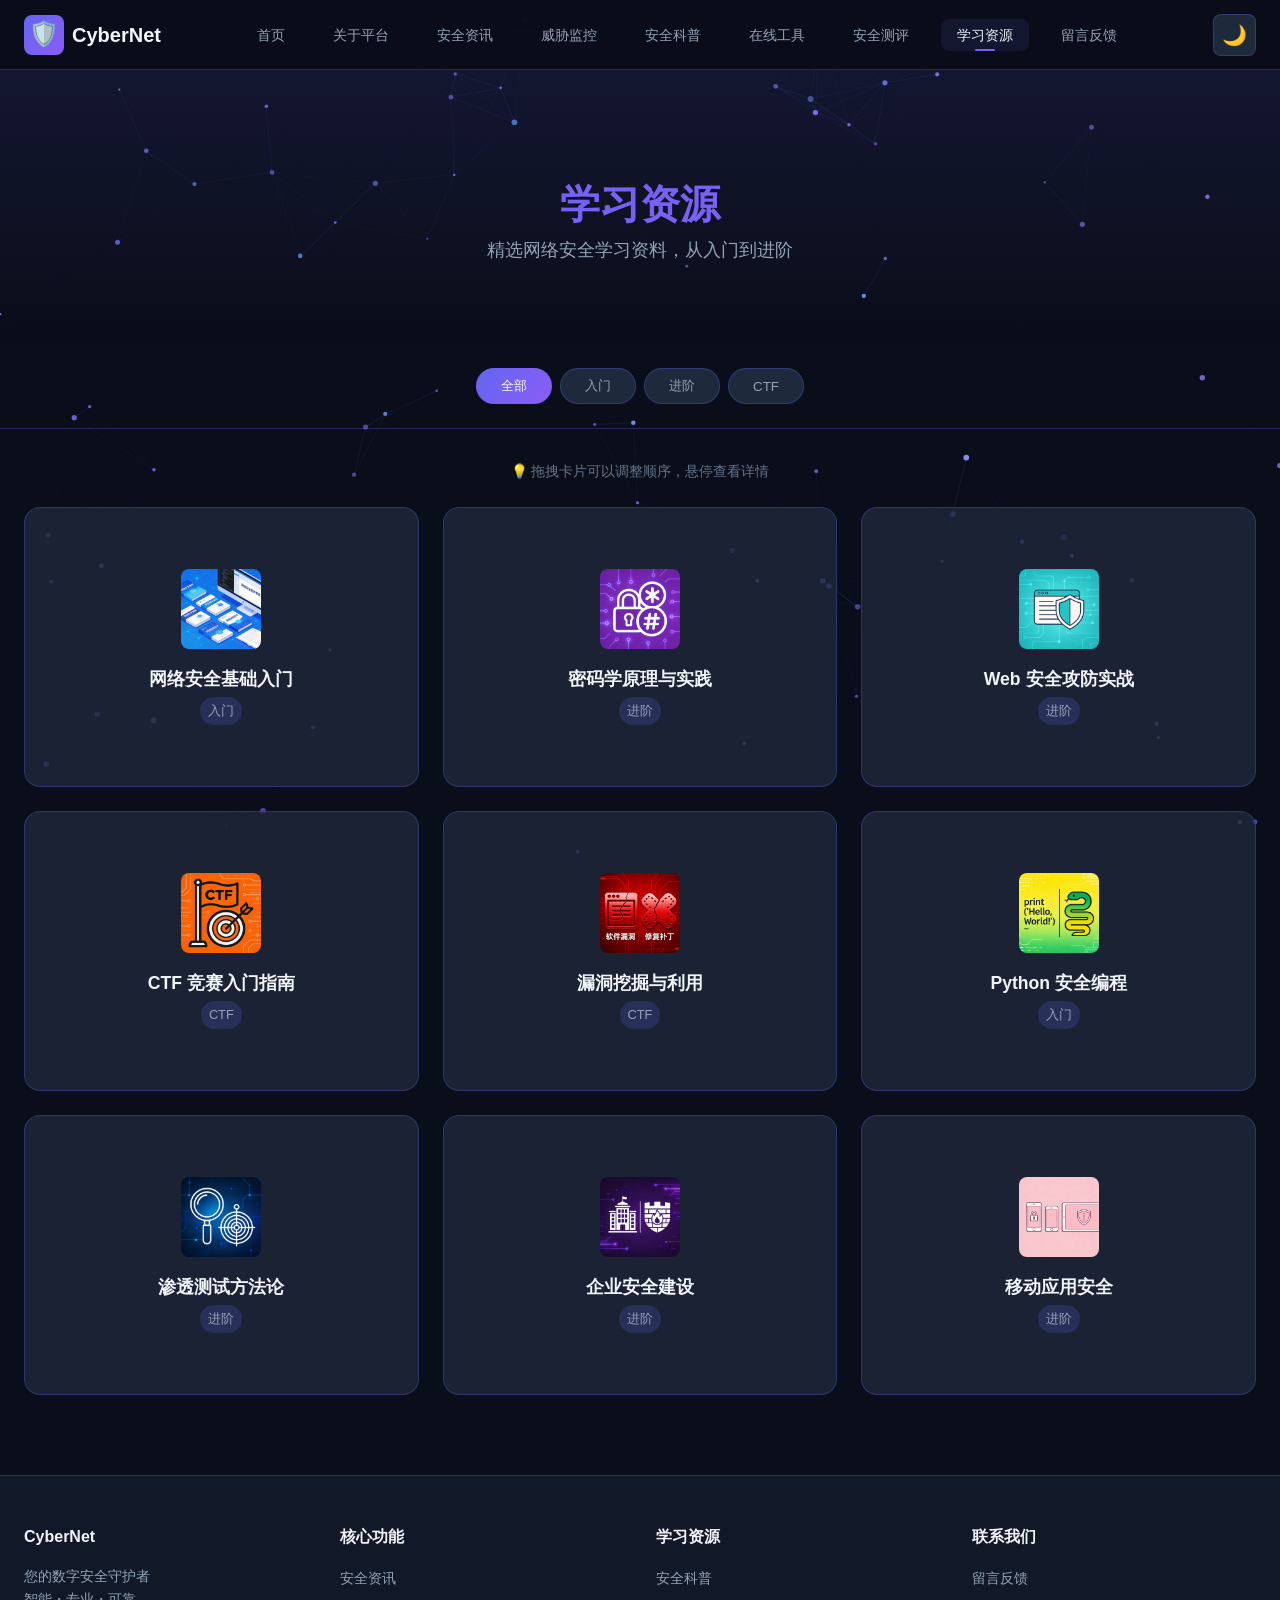
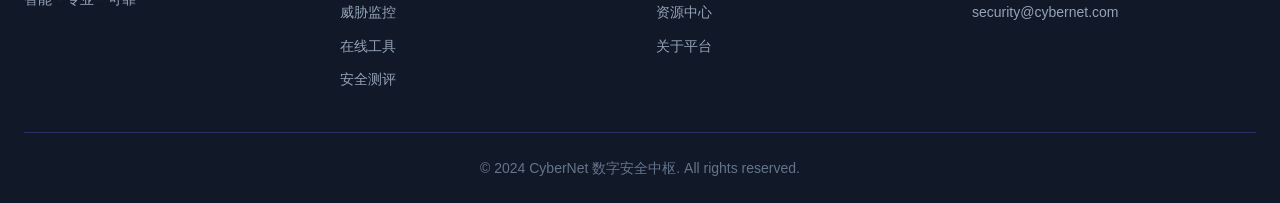
<file: resources.html>
<!DOCTYPE html>
<html lang="zh-CN">
<head>
  <meta charset="UTF-8">
  <meta name="viewport" content="width=device-width, initial-scale=1.0">
  <meta name="description" content="CyberNet 学习资源 - 网络安全学习资料">
  <title>学习资源 - CyberNet</title>
  <link rel="stylesheet" href="styles/main.css">
  <style>
    .page-header {
      padding: calc(var(--nav-height) + var(--spacing-xl)) 0 var(--spacing-xl);
      text-align: center;
      background: linear-gradient(180deg, rgba(99, 102, 241, 0.1) 0%, transparent 100%);
    }
    
    .page-title {
      font-size: 2.5rem;
      font-weight: 800;
      background: var(--gradient-primary);
      -webkit-background-clip: text;
      -webkit-text-fill-color: transparent;
      background-clip: text;
    }
    
    .filter-section {
      padding: var(--spacing-lg) 0;
      border-bottom: 1px solid var(--border-color);
    }
    
    .filter-tags {
      display: flex;
      gap: var(--spacing-sm);
      flex-wrap: wrap;
      justify-content: center;
    }
    
    .filter-tag {
      padding: var(--spacing-sm) var(--spacing-lg);
      background: var(--bg-tertiary);
      border: 1px solid var(--border-color);
      border-radius: var(--radius-full);
      color: var(--text-secondary);
      cursor: pointer;
      transition: all var(--transition-fast);
    }
    
    .filter-tag:hover {
      border-color: var(--primary);
      color: var(--primary-light);
    }
    
    .filter-tag.active {
      background: var(--gradient-primary);
      border-color: transparent;
      color: white;
    }
    
    .resources-section {
      padding: var(--spacing-xl) 0;
    }
    
    .resources-grid {
      display: grid;
      grid-template-columns: repeat(3, 1fr);
      gap: var(--spacing-lg);
    }
    
    /* 翻转卡片 */
    .flip-card {
      perspective: 1000px;
      height: 280px;
      cursor: pointer;
    }
    
    .flip-card-inner {
      position: relative;
      width: 100%;
      height: 100%;
      transition: transform 0.6s;
      transform-style: preserve-3d;
    }
    
    .flip-card:hover .flip-card-inner {
      transform: rotateY(180deg);
    }
    
    .flip-card-front,
    .flip-card-back {
      position: absolute;
      width: 100%;
      height: 100%;
      backface-visibility: hidden;
      border-radius: var(--radius-xl);
      padding: var(--spacing-lg);
    }
    
    .flip-card-front {
      background: var(--bg-card);
      border: 1px solid var(--border-color);
      display: flex;
      flex-direction: column;
      align-items: center;
      justify-content: center;
      text-align: center;
    }
    
    .resource-icon {
      width: 80px;
      height: 80px;
      background: linear-gradient(135deg, rgba(99, 102, 241, 0.2), rgba(139, 92, 246, 0.2));
      border-radius: var(--radius-lg);
      display: flex;
      align-items: center;
      justify-content: center;
      font-size: 2.5rem;
      margin-bottom: var(--spacing-md);
    }
    
    .resource-title {
      font-size: 1.1rem;
      font-weight: 600;
      margin-bottom: var(--spacing-xs);
    }
    
    .resource-level {
      font-size: 0.8rem;
      color: var(--text-secondary);
      padding: var(--spacing-xs) var(--spacing-sm);
      background: rgba(99, 102, 241, 0.2);
      border-radius: var(--radius-full);
    }
    
    .flip-card-back {
      background: var(--gradient-primary);
      transform: rotateY(180deg);
      display: flex;
      flex-direction: column;
      justify-content: center;
    }
    
    .back-title {
      font-size: 1.1rem;
      font-weight: 600;
      margin-bottom: var(--spacing-md);
      color: white;
    }
    
    .back-desc {
      color: rgba(255, 255, 255, 0.9);
      font-size: 0.9rem;
      line-height: 1.6;
      margin-bottom: var(--spacing-md);
    }
    
    .back-link {
      display: inline-flex;
      align-items: center;
      gap: var(--spacing-xs);
      color: white;
      font-size: 0.9rem;
      text-decoration: underline;
    }
    
    /* 拖拽排序提示 */
    .drag-hint {
      text-align: center;
      color: var(--text-muted);
      font-size: 0.85rem;
      margin-bottom: var(--spacing-lg);
    }
    
    .resource-card {
      background: var(--bg-card);
      border: 1px solid var(--border-color);
      border-radius: var(--radius-xl);
      padding: var(--spacing-lg);
      cursor: grab;
      transition: all var(--transition-fast);
      margin-bottom: var(--spacing-md);
    }
    
    .resource-card:active {
      cursor: grabbing;
    }
    
    .resource-card.dragging {
      opacity: 0.5;
      transform: scale(1.02);
    }
    
    .resource-card-header {
      display: flex;
      align-items: center;
      gap: var(--spacing-md);
      margin-bottom: var(--spacing-sm);
    }
    
    .resource-card-icon {
      width: 50px;
      height: 50px;
      background: linear-gradient(135deg, rgba(99, 102, 241, 0.2), rgba(139, 92, 246, 0.2));
      border-radius: var(--radius-md);
      display: flex;
      align-items: center;
      justify-content: center;
      font-size: 1.5rem;
    }
    
    .resource-card-title {
      font-size: 1rem;
      font-weight: 600;
    }
    
    .resource-card-desc {
      color: var(--text-secondary);
      font-size: 0.85rem;
      margin-bottom: var(--spacing-sm);
    }
    
    .resource-card-tags {
      display: flex;
      gap: var(--spacing-xs);
      flex-wrap: wrap;
    }
    
    .resource-card-tags .tag {
      font-size: 0.75rem;
    }
    
    .hidden {
      display: none !important;
    }
    
    @media (max-width: 992px) {
      .resources-grid {
        grid-template-columns: repeat(2, 1fr);
      }
    }
    
    @media (max-width: 768px) {
      .resources-grid {
        grid-template-columns: 1fr;
      }
      
      .page-title {
        font-size: 1.8rem;
      }
      
      .flip-card {
        height: 250px;
      }
    }
  </style>
</head>
<body>
  <!-- 页面加载动画 -->
  <div class="page-loader">
    <div class="loader-content">
      <div class="loader-spinner"></div>
      <div class="loader-text">LOADING...</div>
    </div>
  </div>
  
  <!-- 粒子背景 -->
  <div class="particles-bg">
    <canvas id="particles-canvas"></canvas>
  </div>
  
  <!-- 导航栏 -->
  <nav class="navbar">
    <div class="navbar-container">
      <a href="index.html" class="navbar-logo">
        <div class="logo-icon">🛡️</div>
        <span>CyberNet</span>
      </a>
      
      <ul class="navbar-menu">
        <li><a href="index.html">首页</a></li>
        <li><a href="about.html">关于平台</a></li>
        <li><a href="news.html">安全资讯</a></li>
        <li><a href="dashboard.html">威胁监控</a></li>
        <li><a href="knowledge.html">安全科普</a></li>
        <li><a href="tools.html">在线工具</a></li>
        <li><a href="quiz.html">安全测评</a></li>
        <li><a href="resources.html" class="active">学习资源</a></li>
        <li><a href="contact.html">留言反馈</a></li>
      </ul>
      
      <div class="navbar-actions">
        <button class="theme-toggle" title="切换主题">🌙</button>
        <button class="menu-toggle">
          <span></span>
          <span></span>
          <span></span>
        </button>
      </div>
    </div>
  </nav>
  
  <!-- 主要内容 -->
  <main class="main-content">
    <section class="page-header">
      <div class="container">
        <h1 class="page-title scroll-reveal">学习资源</h1>
        <p class="section-subtitle scroll-reveal">精选网络安全学习资料，从入门到进阶</p>
      </div>
    </section>
    
    <section class="filter-section">
      <div class="container">
        <div class="filter-tags">
          <button class="filter-tag active" data-filter="all">全部</button>
          <button class="filter-tag" data-filter="beginner">入门</button>
          <button class="filter-tag" data-filter="intermediate">进阶</button>
          <button class="filter-tag" data-filter="ctf">CTF</button>
        </div>
      </div>
    </section>
    
    <section class="resources-section">
      <div class="container">
        <p class="drag-hint">💡 拖拽卡片可以调整顺序，悬停查看详情</p>
        
        <div class="resources-grid" id="resourcesGrid">
          <!-- 资源卡片由 JS 生成 -->
        </div>
      </div>
    </section>
  </main>
  
  <!-- 页脚 -->
  <footer class="footer">
    <div class="container">
      <div class="footer-content">
        <div class="footer-section">
          <h4>CyberNet</h4>
          <p style="color: var(--text-secondary); font-size: 0.875rem; margin-top: 0.5rem;">
            您的数字安全守护者<br>
            智能・专业・可靠
          </p>
        </div>
        <div class="footer-section">
          <h4>核心功能</h4>
          <ul>
            <li><a href="news.html">安全资讯</a></li>
            <li><a href="dashboard.html">威胁监控</a></li>
            <li><a href="tools.html">在线工具</a></li>
            <li><a href="quiz.html">安全测评</a></li>
          </ul>
        </div>
        <div class="footer-section">
          <h4>学习资源</h4>
          <ul>
            <li><a href="knowledge.html">安全科普</a></li>
            <li><a href="resources.html">资源中心</a></li>
            <li><a href="about.html">关于平台</a></li>
          </ul>
        </div>
        <div class="footer-section">
          <h4>联系我们</h4>
          <ul>
            <li><a href="contact.html">留言反馈</a></li>
            <li><a href="mailto:security@cybernet.com">security@cybernet.com</a></li>
          </ul>
        </div>
      </div>
      <div class="footer-bottom">
        <p>&copy; 2024 CyberNet 数字安全中枢. All rights reserved.</p>
      </div>
    </div>
  </footer>
  
  <button class="back-to-top" title="回到顶部">↑</button>
  
  <script src="js/main.js"></script>
  <script>
    const resources = [
      {
        id: 1,
        icon: 'images/resource-basics.jpg',
        title: '网络安全基础入门',
        level: 'beginner',
        levelLabel: '入门',
        desc: '学习网络安全的基本概念、常见威胁类型和防护措施，适合零基础学习者。',
        link: 'https://www.freebuf.com/articles/network'
      },
      {
        id: 2,
        icon: 'images/resource-crypto.jpg',
        title: '密码学原理与实践',
        level: 'intermediate',
        levelLabel: '进阶',
        desc: '深入理解加密算法、数字签名、PKI体系等核心密码学知识。',
        link: 'https://www.crypto101.io/'
      },
      {
        id: 3,
        icon: 'images/resource-web.jpg',
        title: 'Web 安全攻防实战',
        level: 'intermediate',
        levelLabel: '进阶',
        desc: '学习OWASP Top 10漏洞原理、渗透测试方法和防护技术。',
        link: 'https://owasp.org/www-project-top-ten/'
      },
      {
        id: 4,
        icon: 'images/resource-ctf.jpg',
        title: 'CTF 竞赛入门指南',
        level: 'ctf',
        levelLabel: 'CTF',
        desc: 'CTF比赛介绍、题型解析和刷题平台推荐。',
        link: 'https://ctftime.org/'
      },
      {
        id: 5,
        icon: 'images/resource-vuln.jpg',
        title: '漏洞挖掘与利用',
        level: 'ctf',
        levelLabel: 'CTF',
        desc: '学习漏洞发现、分析和利用的高级技术。',
        link: 'https://cve.mitre.org/'
      },
      {
        id: 6,
        icon: 'images/resource-python.jpg',
        title: 'Python 安全编程',
        level: 'beginner',
        levelLabel: '入门',
        desc: '使用Python编写安全工具和自动化脚本。',
        link: 'https://github.com/topics/python-security'
      },
      {
        id: 7,
        icon: 'images/resource-pentest.jpg',
        title: '渗透测试方法论',
        level: 'intermediate',
        levelLabel: '进阶',
        desc: '系统学习渗透测试的完整流程和最佳实践。',
        link: 'https://www.ptes-standard.org/'
      },
      {
        id: 8,
        icon: 'images/resource-ent.jpg',
        title: '企业安全建设',
        level: 'intermediate',
        levelLabel: '进阶',
        desc: '了解企业安全体系架构、安全运营和应急响应。',
        link: 'https://www.sans.org/'
      },
      {
        id: 9,
        icon: 'images/resource-mobile.jpg',
        title: '移动应用安全',
        level: 'intermediate',
        levelLabel: '进阶',
        desc: 'Android和iOS应用安全分析与测试技术。',
        link: 'https://owasp.org/www-project-mobile-app-security/'
      }
    ];
    
    let currentFilter = 'all';
    
    function renderResources(filter = 'all') {
      const grid = document.getElementById('resourcesGrid');
      grid.innerHTML = '';
      
      const filteredResources = filter === 'all' 
        ? resources 
        : resources.filter(r => r.level === filter);
      
      filteredResources.forEach((resource, index) => {
        const card = document.createElement('div');
        card.className = 'flip-card scroll-reveal';
        card.draggable = true;
        card.dataset.id = resource.id;
        
        card.innerHTML = `
          <div class="flip-card-inner">
            <div class="flip-card-front">
              <div class="resource-icon">
                <img src="${resource.icon}" alt="${resource.title}" style="width: 100%; height: 100%; object-fit: cover; border-radius: var(--radius-md);">
              </div>
              <h3 class="resource-title">${resource.title}</h3>
              <span class="resource-level">${resource.levelLabel}</span>
            </div>
            <div class="flip-card-back">
              <h4 class="back-title">${resource.title}</h4>
              <p class="back-desc">${resource.desc}</p>
              <a href="${resource.link}" target="_blank" rel="noopener noreferrer" class="back-link">查看详情 →</a>
            </div>
          </div>
        `;
        
        // 拖拽事件
        card.addEventListener('dragstart', handleDragStart);
        card.addEventListener('dragend', handleDragEnd);
        card.addEventListener('dragover', handleDragOver);
        card.addEventListener('drop', handleDrop);
        
        grid.appendChild(card);
      });
      
      // 触发动画
      setTimeout(() => {
        document.querySelectorAll('.scroll-reveal').forEach(el => {
          el.classList.add('revealed');
        });
      }, 100);
    }
    
    // 拖拽功能
    let draggedItem = null;
    
    function handleDragStart(e) {
      draggedItem = this;
      this.classList.add('dragging');
    }
    
    function handleDragEnd(e) {
      this.classList.remove('dragging');
      draggedItem = null;
    }
    
    function handleDragOver(e) {
      e.preventDefault();
    }
    
    function handleDrop(e) {
      e.preventDefault();
      if (draggedItem !== this) {
        const grid = document.getElementById('resourcesGrid');
        const allCards = [...grid.children];
        const draggedIndex = allCards.indexOf(draggedItem);
        const targetIndex = allCards.indexOf(this);
        
        if (draggedIndex < targetIndex) {
          this.parentNode.insertBefore(draggedItem, this.nextSibling);
        } else {
          this.parentNode.insertBefore(draggedItem, this);
        }
      }
    }
    
    // 筛选切换
    document.querySelectorAll('.filter-tag').forEach(tag => {
      tag.addEventListener('click', () => {
        document.querySelectorAll('.filter-tag').forEach(t => t.classList.remove('active'));
        tag.classList.add('active');
        currentFilter = tag.dataset.filter;
        renderResources(currentFilter);
      });
    });
    
    // 初始化
    document.addEventListener('DOMContentLoaded', () => {
      renderResources();
    });
  </script>
</body>
</html>
</file>
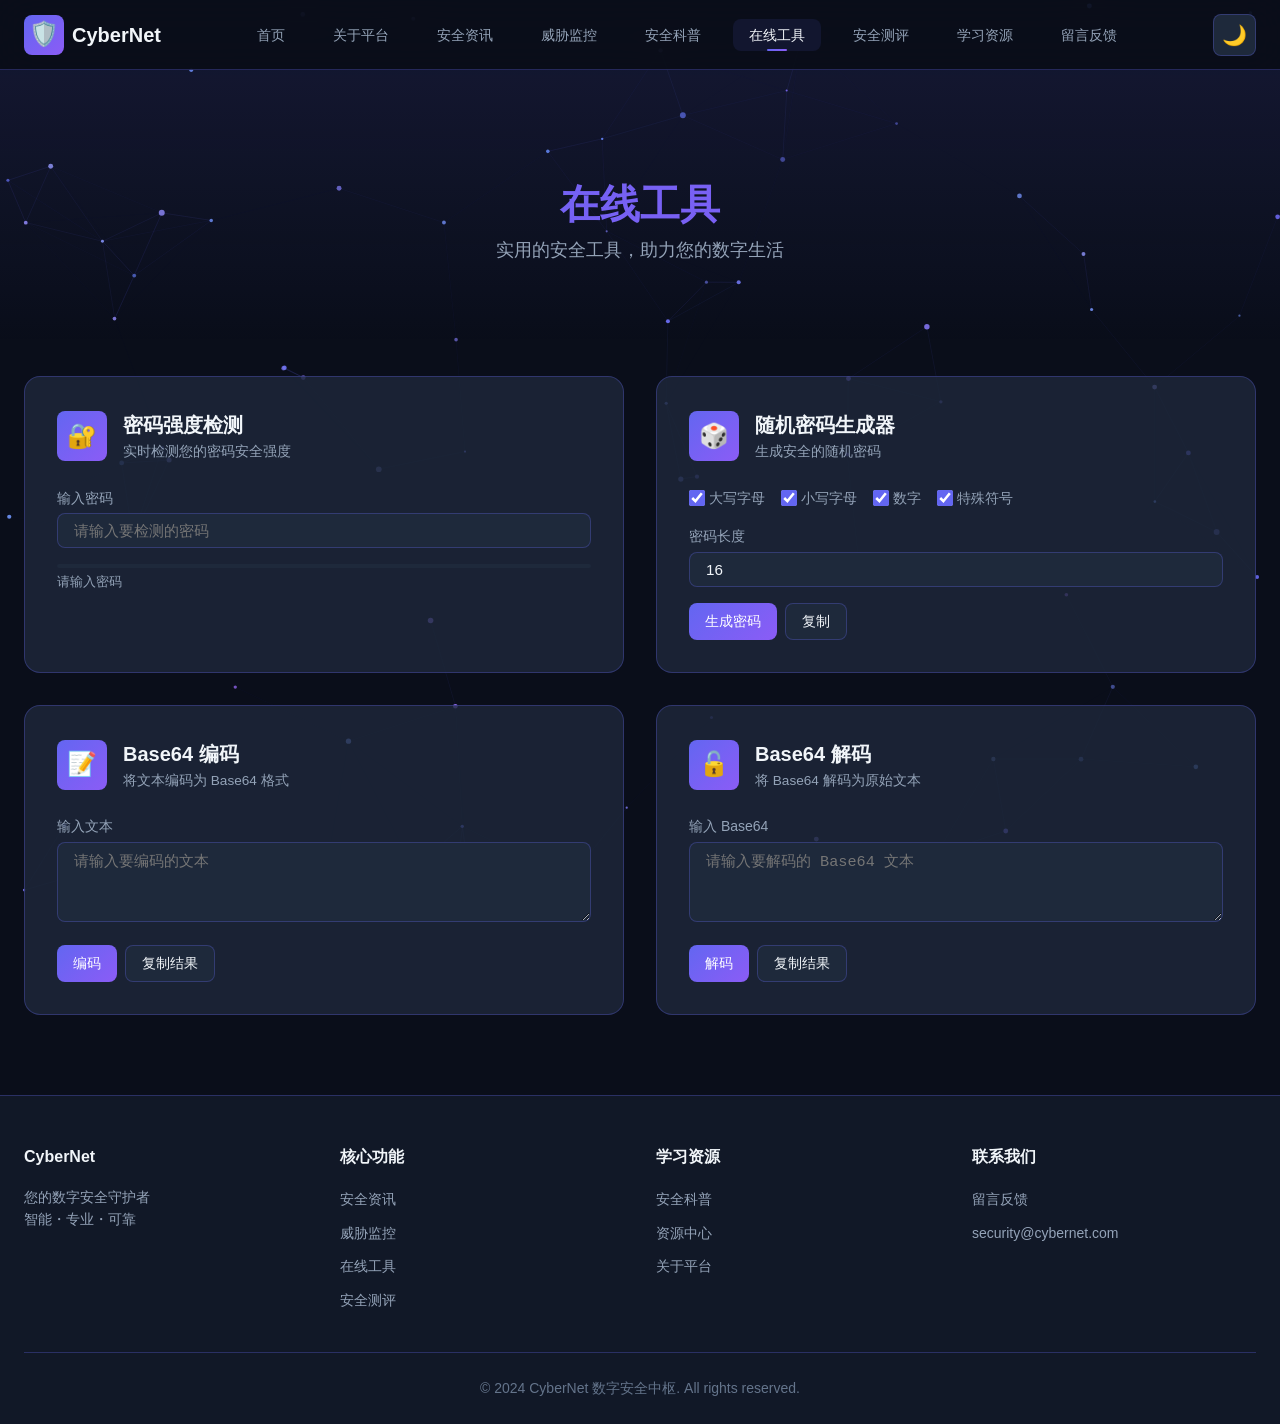
<file: tools.html>
<!DOCTYPE html>
<html lang="zh-CN">
<head>
  <meta charset="UTF-8">
  <meta name="viewport" content="width=device-width, initial-scale=1.0">
  <meta name="description" content="CyberNet 在线工具 - 安全实用工具集">
  <title>在线工具 - CyberNet</title>
  <link rel="stylesheet" href="styles/main.css">
  <style>
    .page-header {
      padding: calc(var(--nav-height) + var(--spacing-xl)) 0 var(--spacing-xl);
      text-align: center;
      background: linear-gradient(180deg, rgba(99, 102, 241, 0.1) 0%, transparent 100%);
    }
    
    .page-title {
      font-size: 2.5rem;
      font-weight: 800;
      background: var(--gradient-primary);
      -webkit-background-clip: text;
      -webkit-text-fill-color: transparent;
      background-clip: text;
    }
    
    .tools-section {
      padding: var(--spacing-xl) 0;
    }
    
    .tools-grid {
      display: grid;
      grid-template-columns: repeat(2, 1fr);
      gap: var(--spacing-xl);
    }
    
    .tool-card {
      background: var(--bg-card);
      border: 1px solid var(--border-color);
      border-radius: var(--radius-xl);
      padding: var(--spacing-xl);
      transition: all var(--transition-normal);
    }
    
    .tool-card:hover {
      border-color: var(--primary);
      box-shadow: var(--shadow-glow);
    }
    
    .tool-header {
      display: flex;
      align-items: center;
      gap: var(--spacing-md);
      margin-bottom: var(--spacing-lg);
    }
    
    .tool-icon {
      width: 50px;
      height: 50px;
      background: var(--gradient-primary);
      border-radius: var(--radius-md);
      display: flex;
      align-items: center;
      justify-content: center;
      font-size: 1.5rem;
    }
    
    .tool-title {
      font-size: 1.25rem;
      font-weight: 600;
    }
    
    .tool-desc {
      color: var(--text-secondary);
      font-size: 0.85rem;
    }
    
    .tool-body {
      margin-top: var(--spacing-md);
    }
    
    .input-group {
      margin-bottom: var(--spacing-md);
    }
    
    .input-group label {
      display: block;
      margin-bottom: var(--spacing-xs);
      color: var(--text-secondary);
      font-size: 0.875rem;
    }
    
    .input {
      width: 100%;
      padding: var(--spacing-sm) var(--spacing-md);
      background: var(--bg-tertiary);
      border: 1px solid var(--border-color);
      border-radius: var(--radius-md);
      color: var(--text-primary);
      font-size: 0.95rem;
      transition: all var(--transition-fast);
    }
    
    .input:focus {
      outline: none;
      border-color: var(--primary);
      box-shadow: 0 0 0 3px rgba(99, 102, 241, 0.1);
    }
    
    textarea.input {
      min-height: 80px;
      resize: vertical;
      font-family: 'Courier New', monospace;
    }
    
    .btn-row {
      display: flex;
      gap: var(--spacing-sm);
      flex-wrap: wrap;
    }
    
    .btn {
      padding: var(--spacing-sm) var(--spacing-md);
      border-radius: var(--radius-md);
      font-size: 0.9rem;
      border: none;
      cursor: pointer;
      transition: all var(--transition-fast);
    }
    
    .btn-primary {
      background: var(--gradient-primary);
      color: white;
    }
    
    .btn-primary:hover {
      box-shadow: var(--shadow-glow);
    }
    
    .btn-secondary {
      background: var(--bg-tertiary);
      color: var(--text-primary);
      border: 1px solid var(--border-color);
    }
    
    .btn-secondary:hover {
      border-color: var(--primary);
    }
    
    .btn.success {
      background: #10b981;
      color: white;
    }
    
    /* 密码强度指示器 */
    .password-strength {
      margin-top: var(--spacing-sm);
    }
    
    .strength-bar {
      height: 4px;
      background: var(--bg-tertiary);
      border-radius: var(--radius-full);
      overflow: hidden;
      margin-bottom: var(--spacing-xs);
    }
    
    .strength-fill {
      height: 100%;
      width: 0;
      transition: all var(--transition-normal);
      border-radius: var(--radius-full);
    }
    
    .strength-fill.weak { width: 33%; background: #ef4444; }
    .strength-fill.medium { width: 66%; background: #f59e0b; }
    .strength-fill.strong { width: 100%; background: #10b981; }
    
    .strength-text {
      font-size: 0.8rem;
      color: var(--text-secondary);
    }
    
    .strength-text.weak { color: #ef4444; }
    .strength-text.medium { color: #f59e0b; }
    .strength-text.strong { color: #10b981; }
    
    /* 结果显示 */
    .result-box {
      margin-top: var(--spacing-md);
      padding: var(--spacing-md);
      background: var(--bg-tertiary);
      border-radius: var(--radius-md);
      border: 1px solid var(--border-color);
    }
    
    .result-label {
      font-size: 0.8rem;
      color: var(--text-secondary);
      margin-bottom: var(--spacing-xs);
    }
    
    .result-value {
      font-family: 'Courier New', monospace;
      word-break: break-all;
      color: var(--text-primary);
    }
    
    .options-row {
      display: flex;
      gap: var(--spacing-md);
      margin-bottom: var(--spacing-md);
      flex-wrap: wrap;
    }
    
    .option-item {
      display: flex;
      align-items: center;
      gap: var(--spacing-xs);
      font-size: 0.875rem;
      color: var(--text-secondary);
    }
    
    .option-item input[type="checkbox"] {
      width: 16px;
      height: 16px;
      accent-color: var(--primary);
    }
    
    @media (max-width: 992px) {
      .tools-grid {
        grid-template-columns: 1fr;
      }
    }
    
    @media (max-width: 768px) {
      .page-title {
        font-size: 1.8rem;
      }
    }
  </style>
</head>
<body>
  <!-- 页面加载动画 -->
  <div class="page-loader">
    <div class="loader-content">
      <div class="loader-spinner"></div>
      <div class="loader-text">LOADING...</div>
    </div>
  </div>
  
  <!-- 粒子背景 -->
  <div class="particles-bg">
    <canvas id="particles-canvas"></canvas>
  </div>
  
  <!-- 导航栏 -->
  <nav class="navbar">
    <div class="navbar-container">
      <a href="index.html" class="navbar-logo">
        <div class="logo-icon">🛡️</div>
        <span>CyberNet</span>
      </a>
      
      <ul class="navbar-menu">
        <li><a href="index.html">首页</a></li>
        <li><a href="about.html">关于平台</a></li>
        <li><a href="news.html">安全资讯</a></li>
        <li><a href="dashboard.html">威胁监控</a></li>
        <li><a href="knowledge.html">安全科普</a></li>
        <li><a href="tools.html" class="active">在线工具</a></li>
        <li><a href="quiz.html">安全测评</a></li>
        <li><a href="resources.html">学习资源</a></li>
        <li><a href="contact.html">留言反馈</a></li>
      </ul>
      
      <div class="navbar-actions">
        <button class="theme-toggle" title="切换主题">🌙</button>
        <button class="menu-toggle">
          <span></span>
          <span></span>
          <span></span>
        </button>
      </div>
    </div>
  </nav>
  
  <!-- 主要内容 -->
  <main class="main-content">
    <section class="page-header">
      <div class="container">
        <h1 class="page-title scroll-reveal">在线工具</h1>
        <p class="section-subtitle scroll-reveal">实用的安全工具，助力您的数字生活</p>
      </div>
    </section>
    
    <section class="tools-section">
      <div class="container">
        <div class="tools-grid">
          <!-- 密码强度检测 -->
          <div class="tool-card scroll-reveal">
            <div class="tool-header">
              <div class="tool-icon">🔐</div>
              <div>
                <h3 class="tool-title">密码强度检测</h3>
                <p class="tool-desc">实时检测您的密码安全强度</p>
              </div>
            </div>
            <div class="tool-body">
              <div class="input-group">
                <label>输入密码</label>
                <input type="password" class="input" id="passwordInput" placeholder="请输入要检测的密码">
              </div>
              <div class="password-strength">
                <div class="strength-bar">
                  <div class="strength-fill" id="strengthFill"></div>
                </div>
                <div class="strength-text" id="strengthText">请输入密码</div>
              </div>
            </div>
          </div>
          
          <!-- 随机密码生成器 -->
          <div class="tool-card scroll-reveal">
            <div class="tool-header">
              <div class="tool-icon">🎲</div>
              <div>
                <h3 class="tool-title">随机密码生成器</h3>
                <p class="tool-desc">生成安全的随机密码</p>
              </div>
            </div>
            <div class="tool-body">
              <div class="options-row">
                <label class="option-item">
                  <input type="checkbox" id="includeUpper" checked> 大写字母
                </label>
                <label class="option-item">
                  <input type="checkbox" id="includeLower" checked> 小写字母
                </label>
                <label class="option-item">
                  <input type="checkbox" id="includeNumbers" checked> 数字
                </label>
                <label class="option-item">
                  <input type="checkbox" id="includeSymbols" checked> 特殊符号
                </label>
              </div>
              <div class="input-group">
                <label>密码长度</label>
                <input type="number" class="input" id="passwordLength" value="16" min="8" max="64">
              </div>
              <div class="btn-row">
                <button class="btn btn-primary" onclick="generatePassword()">生成密码</button>
                <button class="btn btn-secondary" id="copyPasswordBtn" onclick="copyPassword()">复制</button>
              </div>
              <div class="result-box" id="generatedPasswordBox" style="display: none;">
                <div class="result-label">生成的密码</div>
                <div class="result-value" id="generatedPassword"></div>
              </div>
            </div>
          </div>
          
          <!-- Base64 编码 -->
          <div class="tool-card scroll-reveal">
            <div class="tool-header">
              <div class="tool-icon">📝</div>
              <div>
                <h3 class="tool-title">Base64 编码</h3>
                <p class="tool-desc">将文本编码为 Base64 格式</p>
              </div>
            </div>
            <div class="tool-body">
              <div class="input-group">
                <label>输入文本</label>
                <textarea class="input" id="encodeInput" placeholder="请输入要编码的文本"></textarea>
              </div>
              <div class="btn-row">
                <button class="btn btn-primary" onclick="encodeBase64()">编码</button>
                <button class="btn btn-secondary" onclick="copyEncodeResult()">复制结果</button>
              </div>
              <div class="result-box" id="encodeResultBox" style="display: none;">
                <div class="result-label">编码结果</div>
                <div class="result-value" id="encodeResult"></div>
              </div>
            </div>
          </div>
          
          <!-- Base64 解码 -->
          <div class="tool-card scroll-reveal">
            <div class="tool-header">
              <div class="tool-icon">🔓</div>
              <div>
                <h3 class="tool-title">Base64 解码</h3>
                <p class="tool-desc">将 Base64 解码为原始文本</p>
              </div>
            </div>
            <div class="tool-body">
              <div class="input-group">
                <label>输入 Base64</label>
                <textarea class="input" id="decodeInput" placeholder="请输入要解码的 Base64 文本"></textarea>
              </div>
              <div class="btn-row">
                <button class="btn btn-primary" onclick="decodeBase64()">解码</button>
                <button class="btn btn-secondary" onclick="copyDecodeResult()">复制结果</button>
              </div>
              <div class="result-box" id="decodeResultBox" style="display: none;">
                <div class="result-label">解码结果</div>
                <div class="result-value" id="decodeResult"></div>
              </div>
            </div>
          </div>
        </div>
      </div>
    </section>
  </main>
  
  <!-- 页脚 -->
  <footer class="footer">
    <div class="container">
      <div class="footer-content">
        <div class="footer-section">
          <h4>CyberNet</h4>
          <p style="color: var(--text-secondary); font-size: 0.875rem; margin-top: 0.5rem;">
            您的数字安全守护者<br>
            智能・专业・可靠
          </p>
        </div>
        <div class="footer-section">
          <h4>核心功能</h4>
          <ul>
            <li><a href="news.html">安全资讯</a></li>
            <li><a href="dashboard.html">威胁监控</a></li>
            <li><a href="tools.html">在线工具</a></li>
            <li><a href="quiz.html">安全测评</a></li>
          </ul>
        </div>
        <div class="footer-section">
          <h4>学习资源</h4>
          <ul>
            <li><a href="knowledge.html">安全科普</a></li>
            <li><a href="resources.html">资源中心</a></li>
            <li><a href="about.html">关于平台</a></li>
          </ul>
        </div>
        <div class="footer-section">
          <h4>联系我们</h4>
          <ul>
            <li><a href="contact.html">留言反馈</a></li>
            <li><a href="mailto:security@cybernet.com">security@cybernet.com</a></li>
          </ul>
        </div>
      </div>
      <div class="footer-bottom">
        <p>&copy; 2024 CyberNet 数字安全中枢. All rights reserved.</p>
      </div>
    </div>
  </footer>
  
  <button class="back-to-top" title="回到顶部">↑</button>
  
  <script src="js/main.js"></script>
  <script>
    // 密码强度检测
    const passwordInput = document.getElementById('passwordInput');
    const strengthFill = document.getElementById('strengthFill');
    const strengthText = document.getElementById('strengthText');
    
    passwordInput.addEventListener('input', function() {
      const password = this.value;
      const strength = checkPasswordStrength(password);
      
      strengthFill.className = 'strength-fill ' + strength.level;
      strengthText.className = 'strength-text ' + strength.level;
      strengthText.textContent = strength.text;
    });
    
    function checkPasswordStrength(password) {
      if (!password) {
        return { level: '', text: '请输入密码' };
      }
      
      let score = 0;
      
      // 长度评分
      if (password.length >= 8) score++;
      if (password.length >= 12) score++;
      if (password.length >= 16) score++;
      
      // 字符类型评分
      if (/[a-z]/.test(password)) score++;
      if (/[A-Z]/.test(password)) score++;
      if (/[0-9]/.test(password)) score++;
      if (/[^a-zA-Z0-9]/.test(password)) score++;
      
      if (score <= 3) {
        return { level: 'weak', text: '弱 - 建议增加长度和字符类型' };
      } else if (score <= 5) {
        return { level: 'medium', text: '中等 - 可以更强' };
      } else {
        return { level: 'strong', text: '强 - 非常安全！' };
      }
    }
    
    // 密码生成器
    function generatePassword() {
      const length = parseInt(document.getElementById('passwordLength').value);
      const includeUpper = document.getElementById('includeUpper').checked;
      const includeLower = document.getElementById('includeLower').checked;
      const includeNumbers = document.getElementById('includeNumbers').checked;
      const includeSymbols = document.getElementById('includeSymbols').checked;
      
      let chars = '';
      if (includeUpper) chars += 'ABCDEFGHIJKLMNOPQRSTUVWXYZ';
      if (includeLower) chars += 'abcdefghijklmnopqrstuvwxyz';
      if (includeNumbers) chars += '0123456789';
      if (includeSymbols) chars += '!@#$%^&*()_+-=[]{}|;:,.<>?';
      
      if (!chars) {
        alert('请至少选择一种字符类型');
        return;
      }
      
      let password = '';
      for (let i = 0; i < length; i++) {
        password += chars.charAt(Math.floor(Math.random() * chars.length));
      }
      
      document.getElementById('generatedPassword').textContent = password;
      document.getElementById('generatedPasswordBox').style.display = 'block';
    }
    
    function copyPassword() {
      const password = document.getElementById('generatedPassword').textContent;
      if (password) {
        navigator.clipboard.writeText(password);
        const btn = document.getElementById('copyPasswordBtn');
        btn.textContent = '已复制!';
        btn.classList.add('success');
        setTimeout(() => {
          btn.textContent = '复制';
          btn.classList.remove('success');
        }, 2000);
      }
    }
    
    // Base64 编码
    function encodeBase64() {
      const input = document.getElementById('encodeInput').value;
      if (!input) {
        alert('请输入要编码的文本');
        return;
      }
      
      try {
        const encoded = btoa(unescape(encodeURIComponent(input)));
        document.getElementById('encodeResult').textContent = encoded;
        document.getElementById('encodeResultBox').style.display = 'block';
      } catch (e) {
        alert('编码失败: ' + e.message);
      }
    }
    
    function copyEncodeResult() {
      const result = document.getElementById('encodeResult').textContent;
      if (result) {
        navigator.clipboard.writeText(result);
        alert('已复制到剪贴板');
      }
    }
    
    // Base64 解码
    function decodeBase64() {
      const input = document.getElementById('decodeInput').value;
      if (!input) {
        alert('请输入要解码的 Base64 文本');
        return;
      }
      
      try {
        const decoded = decodeURIComponent(escape(atob(input)));
        document.getElementById('decodeResult').textContent = decoded;
        document.getElementById('decodeResultBox').style.display = 'block';
      } catch (e) {
        alert('解码失败: 请确保输入的是有效的 Base64 文本');
      }
    }
    
    function copyDecodeResult() {
      const result = document.getElementById('decodeResult').textContent;
      if (result) {
        navigator.clipboard.writeText(result);
        alert('已复制到剪贴板');
      }
    }
  </script>
</body>
</html>
</file>
<file: styles/main.css>
/* CyberNet 数字安全中枢 - 全局样式 */
/* 深色科技风格 - 蓝紫霓虹主题 */

/* ========== CSS 变量定义 ========== */
:root {
  /* 主题色 */
  --primary: #6366f1;
  --primary-light: #818cf8;
  --primary-dark: #4f46e5;
  --secondary: #8b5cf6;
  --accent: #06b6d4;
  --neon-blue: #00d4ff;
  --neon-purple: #bf00ff;
  --neon-pink: #ff006e;
  
  /* 深色背景 */
  --bg-primary: #0a0e1a;
  --bg-secondary: #111827;
  --bg-tertiary: #1e293b;
  --bg-card: rgba(30, 41, 59, 0.8);
  --bg-glass: rgba(15, 23, 42, 0.9);
  
  /* 文字颜色 */
  --text-primary: #f1f5f9;
  --text-secondary: #94a3b8;
  --text-muted: #64748b;
  
  /* 边框和分隔 */
  --border-color: rgba(99, 102, 241, 0.3);
  --border-glow: rgba(99, 102, 241, 0.5);
  
  /* 渐变 */
  --gradient-primary: linear-gradient(135deg, #6366f1, #8b5cf6);
  --gradient-neon: linear-gradient(135deg, #00d4ff, #bf00ff);
  --gradient-dark: linear-gradient(180deg, #0a0e1a 0%, #111827 100%);
  
  /* 阴影 */
  --shadow-sm: 0 2px 8px rgba(0, 0, 0, 0.3);
  --shadow-md: 0 4px 16px rgba(0, 0, 0, 0.4);
  --shadow-lg: 0 8px 32px rgba(0, 0, 0, 0.5);
  --shadow-glow: 0 0 20px rgba(99, 102, 241, 0.4);
  --shadow-neon: 0 0 30px rgba(0, 212, 255, 0.3);
  
  /* 动画 */
  --transition-fast: 0.15s ease;
  --transition-normal: 0.3s ease;
  --transition-slow: 0.5s ease;
  
  /* 间距 */
  --spacing-xs: 0.25rem;
  --spacing-sm: 0.5rem;
  --spacing-md: 1rem;
  --spacing-lg: 1.5rem;
  --spacing-xl: 2rem;
  --spacing-2xl: 3rem;
  
  /* 圆角 */
  --radius-sm: 4px;
  --radius-md: 8px;
  --radius-lg: 12px;
  --radius-xl: 16px;
  --radius-full: 9999px;
  
  /* 导航高度 */
  --nav-height: 70px;
  --nav-height-collapsed: 50px;
}

/* ========== 重置和基础样式 ========== */
* {
  margin: 0;
  padding: 0;
  box-sizing: border-box;
}

html {
  scroll-behavior: smooth;
  font-size: 16px;
}

body {
  font-family: 'Segoe UI', 'PingFang SC', 'Microsoft YaHei', sans-serif;
  background: var(--bg-primary);
  color: var(--text-primary);
  line-height: 1.6;
  min-height: 100vh;
  overflow-x: hidden;
}

a {
  color: var(--primary-light);
  text-decoration: none;
  transition: color var(--transition-fast);
}

a:hover {
  color: var(--neon-blue);
}

img {
  max-width: 100%;
  height: auto;
}

button {
  cursor: pointer;
  font-family: inherit;
}

/* ========== 页面加载动画 ========== */
.page-loader {
  position: fixed;
  top: 0;
  left: 0;
  width: 100%;
  height: 100%;
  background: var(--bg-primary);
  display: flex;
  align-items: center;
  justify-content: center;
  z-index: 9999;
  transition: opacity 0.5s ease, visibility 0.5s ease;
}

.page-loader.hidden {
  opacity: 0;
  visibility: hidden;
}

.loader-content {
  text-align: center;
}

.loader-spinner {
  width: 60px;
  height: 60px;
  border: 3px solid var(--bg-tertiary);
  border-top-color: var(--primary);
  border-radius: 50%;
  animation: spin 1s linear infinite;
  margin: 0 auto 1rem;
}

.loader-text {
  color: var(--text-secondary);
  font-size: 0.875rem;
  letter-spacing: 2px;
}

@keyframes spin {
  to { transform: rotate(360deg); }
}

/* ========== 导航栏 ========== */
.navbar {
  position: fixed;
  top: 0;
  left: 0;
  right: 0;
  height: var(--nav-height);
  background: rgba(10, 14, 26, 0.8);
  backdrop-filter: blur(20px);
  border-bottom: 1px solid var(--border-color);
  z-index: 1000;
  transition: all var(--transition-normal);
}

.navbar.scrolled {
  height: var(--nav-height-collapsed);
  background: rgba(10, 14, 26, 0.95);
  box-shadow: var(--shadow-md);
}

.navbar-container {
  max-width: 1400px;
  margin: 0 auto;
  padding: 0 var(--spacing-lg);
  height: 100%;
  display: flex;
  align-items: center;
  justify-content: space-between;
}

.navbar-logo {
  display: flex;
  align-items: center;
  gap: var(--spacing-sm);
  font-size: 1.25rem;
  font-weight: 700;
  color: var(--text-primary);
}

.logo-icon {
  width: 40px;
  height: 40px;
  background: var(--gradient-primary);
  border-radius: var(--radius-md);
  display: flex;
  align-items: center;
  justify-content: center;
  font-size: 1.5rem;
}

.navbar-menu {
  display: flex;
  gap: var(--spacing-md);
  list-style: none;
}

.navbar-menu a {
  color: var(--text-secondary);
  padding: var(--spacing-sm) var(--spacing-md);
  border-radius: var(--radius-md);
  transition: all var(--transition-fast);
  position: relative;
  font-size: 0.9rem;
}

.navbar-menu a:hover,
.navbar-menu a.active {
  color: var(--text-primary);
  background: rgba(99, 102, 241, 0.1);
}

.navbar-menu a.active::after {
  content: '';
  position: absolute;
  bottom: 0;
  left: 50%;
  transform: translateX(-50%);
  width: 20px;
  height: 2px;
  background: var(--gradient-primary);
  border-radius: var(--radius-full);
}

.navbar-actions {
  display: flex;
  align-items: center;
  gap: var(--spacing-md);
}

/* 移动端菜单按钮 */
.menu-toggle {
  display: none;
  flex-direction: column;
  gap: 5px;
  background: none;
  border: none;
  padding: var(--spacing-sm);
  cursor: pointer;
}

.menu-toggle span {
  width: 24px;
  height: 2px;
  background: var(--text-primary);
  transition: all var(--transition-fast);
}

.menu-toggle.active span:nth-child(1) {
  transform: rotate(45deg) translate(5px, 5px);
}

.menu-toggle.active span:nth-child(2) {
  opacity: 0;
}

.menu-toggle.active span:nth-child(3) {
  transform: rotate(-45deg) translate(5px, -5px);
}

/* 深色模式切换 */
.theme-toggle {
  background: var(--bg-tertiary);
  border: 1px solid var(--border-color);
  color: var(--text-primary);
  padding: var(--spacing-sm);
  border-radius: var(--radius-md);
  font-size: 1.25rem;
  transition: all var(--transition-fast);
}

.theme-toggle:hover {
  background: var(--primary);
  border-color: var(--primary);
}

/* ========== 粒子背景 ========== */
.particles-bg {
  position: fixed;
  top: 0;
  left: 0;
  width: 100%;
  height: 100%;
  pointer-events: none;
  z-index: 0;
}

.particles-bg canvas {
  display: block;
}

/* ========== 主要内容区域 ========== */
.main-content {
  position: relative;
  z-index: 1;
  min-height: 100vh;
  padding-top: var(--nav-height);
}

.container {
  max-width: 1400px;
  margin: 0 auto;
  padding: 0 var(--spacing-lg);
}

.section {
  padding: var(--spacing-2xl) 0;
}

.section-title {
  font-size: 2rem;
  font-weight: 700;
  margin-bottom: var(--spacing-lg);
  background: var(--gradient-primary);
  -webkit-background-clip: text;
  -webkit-text-fill-color: transparent;
  background-clip: text;
}

.section-subtitle {
  color: var(--text-secondary);
  font-size: 1.1rem;
  margin-bottom: var(--spacing-2xl);
}

/* ========== 按钮样式 ========== */
.btn {
  display: inline-flex;
  align-items: center;
  justify-content: center;
  gap: var(--spacing-sm);
  padding: var(--spacing-sm) var(--spacing-lg);
  border-radius: var(--radius-md);
  font-weight: 500;
  font-size: 0.95rem;
  transition: all var(--transition-fast);
  border: none;
  cursor: pointer;
}

.btn-primary {
  background: var(--gradient-primary);
  color: white;
  position: relative;
  overflow: hidden;
}

.btn-primary::before {
  content: '';
  position: absolute;
  top: 0;
  left: -100%;
  width: 100%;
  height: 100%;
  background: linear-gradient(90deg, transparent, rgba(255, 255, 255, 0.2), transparent);
  transition: left 0.5s ease;
}

.btn-primary:hover::before {
  left: 100%;
}

.btn-primary:hover {
  box-shadow: var(--shadow-glow);
  transform: translateY(-2px);
}

.btn-secondary {
  background: transparent;
  color: var(--text-primary);
  border: 1px solid var(--border-color);
}

.btn-secondary:hover {
  border-color: var(--primary);
  background: rgba(99, 102, 241, 0.1);
}

.btn-glow {
  animation: pulse-glow 2s infinite;
}

@keyframes pulse-glow {
  0%, 100% {
    box-shadow: 0 0 5px rgba(99, 102, 241, 0.5),
                0 0 10px rgba(99, 102, 241, 0.3),
                0 0 15px rgba(99, 102, 241, 0.2);
  }
  50% {
    box-shadow: 0 0 10px rgba(99, 102, 241, 0.8),
                0 0 20px rgba(99, 102, 241, 0.5),
                0 0 30px rgba(99, 102, 241, 0.3);
  }
}

/* ========== 卡片样式 ========== */
.card {
  background: var(--bg-card);
  border: 1px solid var(--border-color);
  border-radius: var(--radius-lg);
  padding: var(--spacing-lg);
  transition: all var(--transition-normal);
  backdrop-filter: blur(10px);
}

.card:hover {
  border-color: var(--border-glow);
  box-shadow: var(--shadow-glow);
  transform: translateY(-4px);
}

/* ========== 网格布局 ========== */
.grid {
  display: grid;
  gap: var(--spacing-lg);
}

.grid-2 { grid-template-columns: repeat(2, 1fr); }
.grid-3 { grid-template-columns: repeat(3, 1fr); }
.grid-4 { grid-template-columns: repeat(4, 1fr); }

/* ========== 标签样式 ========== */
.tag {
  display: inline-flex;
  align-items: center;
  padding: var(--spacing-xs) var(--spacing-sm);
  background: rgba(99, 102, 241, 0.2);
  color: var(--primary-light);
  border-radius: var(--radius-full);
  font-size: 0.75rem;
  font-weight: 500;
}

/* ========== 输入框样式 ========== */
.input {
  width: 100%;
  padding: var(--spacing-sm) var(--spacing-md);
  background: var(--bg-tertiary);
  border: 1px solid var(--border-color);
  border-radius: var(--radius-md);
  color: var(--text-primary);
  font-size: 0.95rem;
  transition: all var(--transition-fast);
}

.input:focus {
  outline: none;
  border-color: var(--primary);
  box-shadow: 0 0 0 3px rgba(99, 102, 241, 0.1);
}

textarea.input {
  min-height: 120px;
  resize: vertical;
}

/* ========== 滚动条样式 ========== */
::-webkit-scrollbar {
  width: 8px;
  height: 8px;
}

::-webkit-scrollbar-track {
  background: var(--bg-secondary);
}

::-webkit-scrollbar-thumb {
  background: var(--bg-tertiary);
  border-radius: var(--radius-full);
}

::-webkit-scrollbar-thumb:hover {
  background: var(--primary);
}

/* ========== 回到顶部按钮 ========== */
.back-to-top {
  position: fixed;
  bottom: 30px;
  right: 30px;
  width: 50px;
  height: 50px;
  background: var(--gradient-primary);
  border: none;
  border-radius: 50%;
  color: white;
  font-size: 1.25rem;
  cursor: pointer;
  opacity: 0;
  visibility: hidden;
  transition: all var(--transition-normal);
  z-index: 999;
  box-shadow: var(--shadow-lg);
}

.back-to-top.visible {
  opacity: 1;
  visibility: visible;
}

.back-to-top:hover {
  transform: translateY(-5px);
  box-shadow: var(--shadow-glow);
}

/* ========== 响应式设计 ========== */
@media (max-width: 1200px) {
  .grid-4 { grid-template-columns: repeat(3, 1fr); }
}

@media (max-width: 992px) {
  .grid-4 { grid-template-columns: repeat(2, 1fr); }
  .grid-3 { grid-template-columns: repeat(2, 1fr); }
  
  .navbar-menu {
    position: fixed;
    top: var(--nav-height);
    left: 0;
    right: 0;
    background: var(--bg-secondary);
    flex-direction: column;
    padding: var(--spacing-md);
    transform: translateY(-100%);
    opacity: 0;
    visibility: hidden;
    transition: all var(--transition-normal);
    border-bottom: 1px solid var(--border-color);
  }
  
  .navbar-menu.active {
    transform: translateY(0);
    opacity: 1;
    visibility: visible;
  }
  
  .menu-toggle {
    display: flex;
  }
}

@media (max-width: 768px) {
  html {
    font-size: 14px;
  }
  
  .grid-4,
  .grid-3,
  .grid-2 { grid-template-columns: 1fr; }
  
  .section {
    padding: var(--spacing-xl) 0;
  }
  
  .section-title {
    font-size: 1.5rem;
  }
}

/* ========== 动画类 ========== */
.fade-in { animation: fadeIn 0.5s ease forwards; }
.slide-up { animation: slideUp 0.5s ease forwards; }
.scale-in { animation: scaleIn 0.3s ease forwards; }

@keyframes fadeIn {
  from { opacity: 0; }
  to { opacity: 1; }
}

@keyframes slideUp {
  from { opacity: 0; transform: translateY(30px); }
  to { opacity: 1; transform: translateY(0); }
}

@keyframes scaleIn {
  from { opacity: 0; transform: scale(0.9); }
  to { opacity: 1; transform: scale(1); }
}

.delay-1 { animation-delay: 0.1s; }
.delay-2 { animation-delay: 0.2s; }
.delay-3 { animation-delay: 0.3s; }
.delay-4 { animation-delay: 0.4s; }

/* ========== 滚动显示动画 ========== */
.scroll-reveal {
  opacity: 0;
  transform: translateY(30px);
  transition: all 0.6s ease;
}

.scroll-reveal.revealed {
  opacity: 1;
  transform: translateY(0);
}

/* ========== 模态框 ========== */
.modal {
  position: fixed;
  top: 0;
  left: 0;
  width: 100%;
  height: 100%;
  background: rgba(0, 0, 0, 0.8);
  display: flex;
  align-items: center;
  justify-content: center;
  z-index: 2000;
  opacity: 0;
  visibility: hidden;
  transition: all var(--transition-normal);
}

.modal.active {
  opacity: 1;
  visibility: visible;
}

.modal-content {
  background: var(--bg-secondary);
  border: 1px solid var(--border-color);
  border-radius: var(--radius-xl);
  padding: var(--spacing-xl);
  max-width: 600px;
  width: 90%;
  max-height: 90vh;
  overflow-y: auto;
  transform: scale(0.9);
  transition: transform var(--transition-normal);
}

.modal.active .modal-content {
  transform: scale(1);
}

/* ========== 页脚 ========== */
.footer {
  background: var(--bg-secondary);
  border-top: 1px solid var(--border-color);
  padding: var(--spacing-2xl) 0 var(--spacing-lg);
  margin-top: var(--spacing-2xl);
}

.footer-content {
  display: grid;
  grid-template-columns: repeat(4, 1fr);
  gap: var(--spacing-xl);
  margin-bottom: var(--spacing-xl);
}

.footer-section h4 {
  color: var(--text-primary);
  margin-bottom: var(--spacing-md);
}

.footer-section ul {
  list-style: none;
}

.footer-section li {
  margin-bottom: var(--spacing-sm);
}

.footer-section a {
  color: var(--text-secondary);
  font-size: 0.875rem;
}

.footer-section a:hover {
  color: var(--primary-light);
}

.footer-bottom {
  text-align: center;
  padding-top: var(--spacing-lg);
  border-top: 1px solid var(--border-color);
  color: var(--text-muted);
  font-size: 0.875rem;
}

@media (max-width: 768px) {
  .footer-content {
    grid-template-columns: repeat(2, 1fr);
  }
}
</file>
